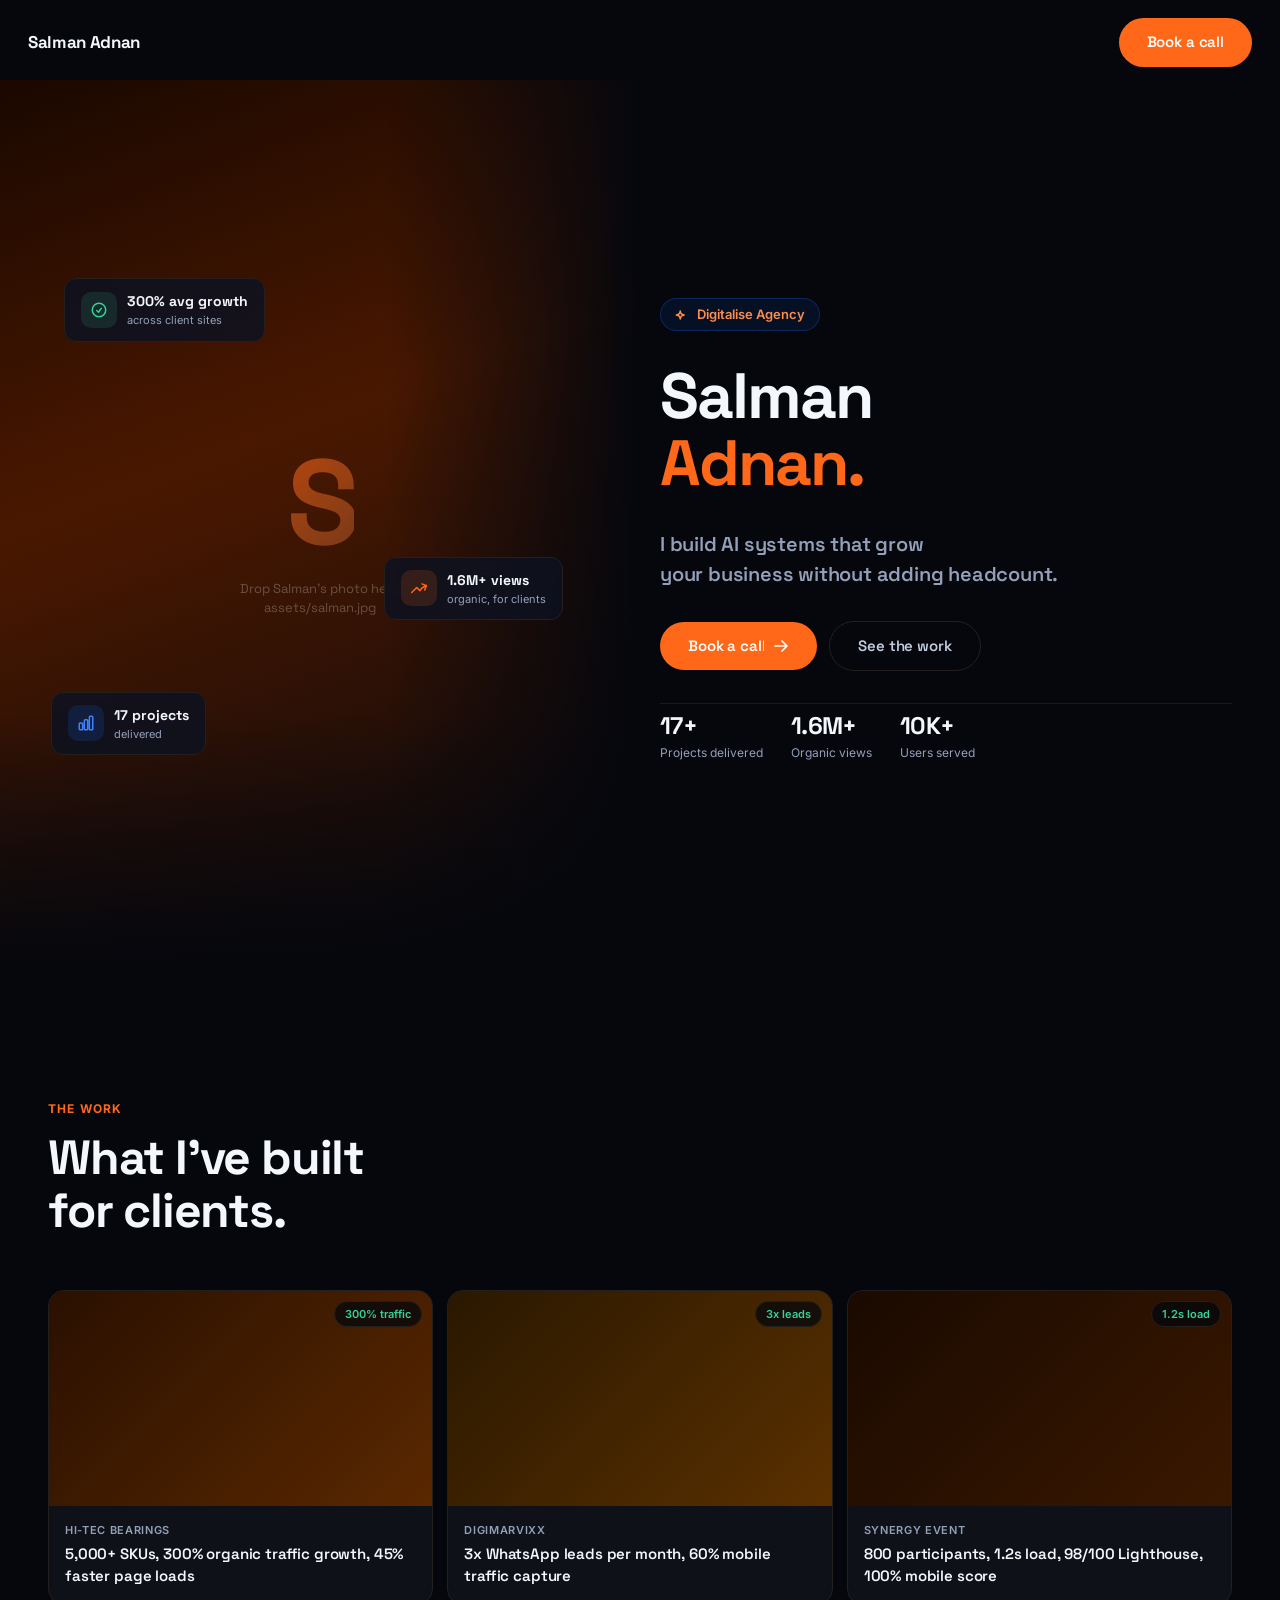
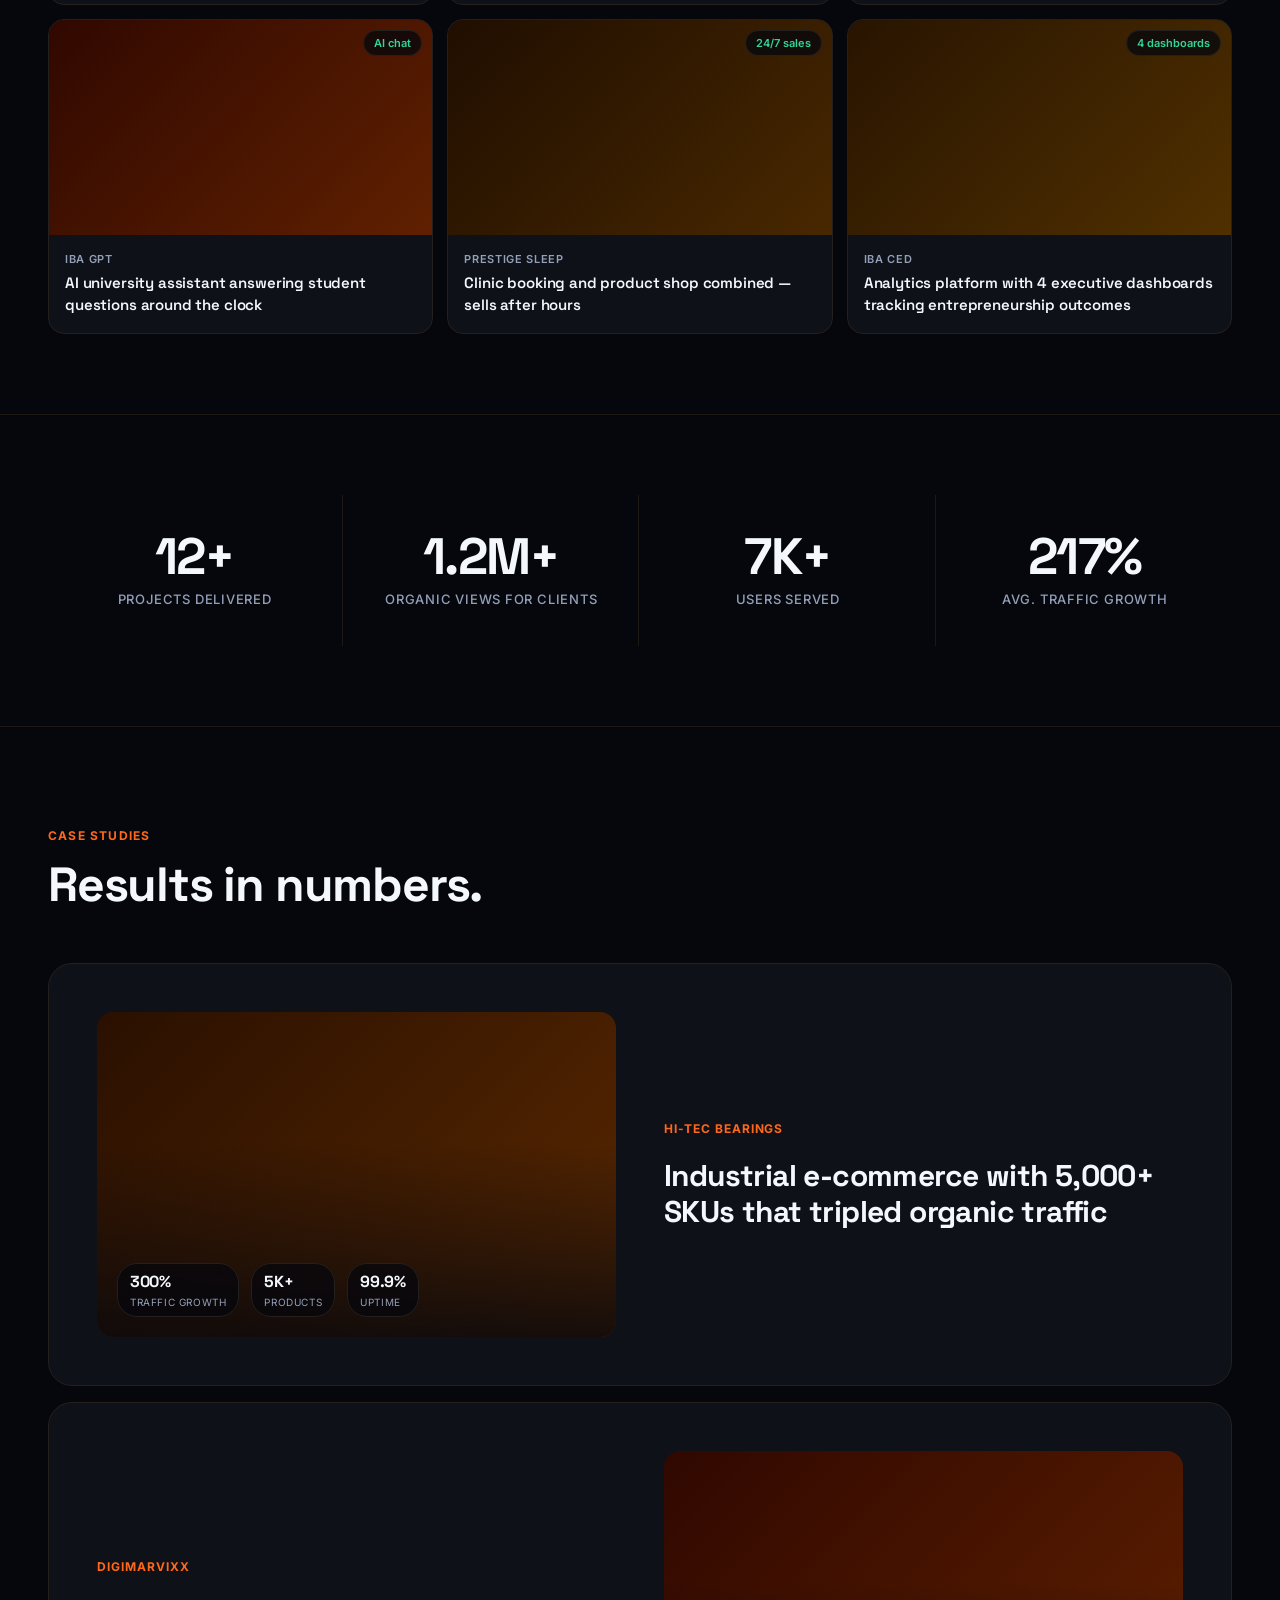
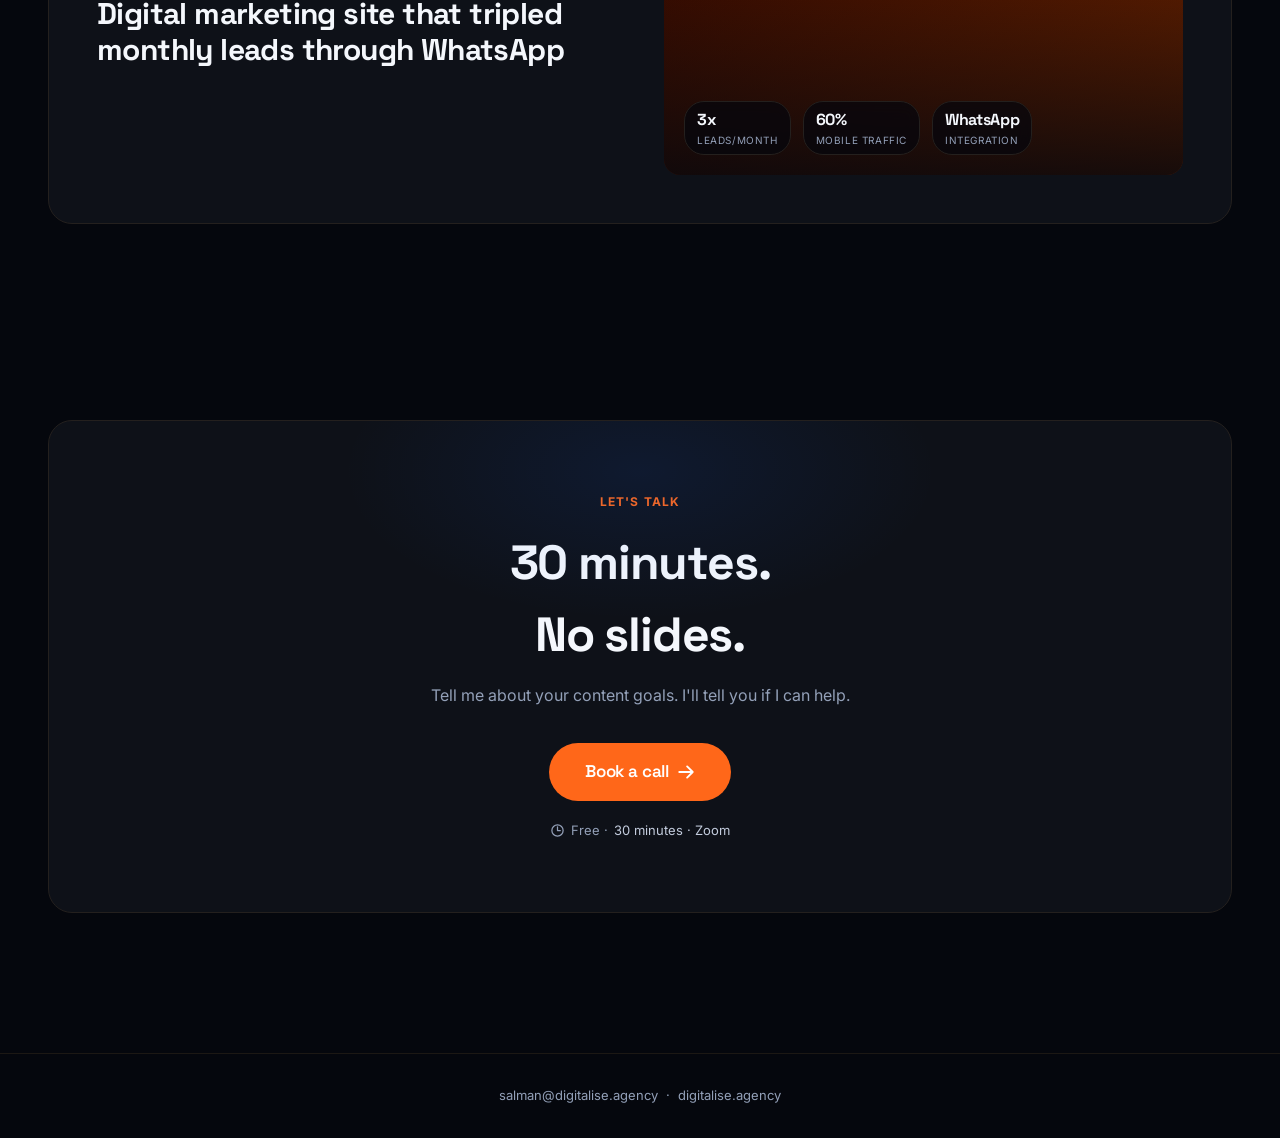
<file: index.html>
<!DOCTYPE html>
<html lang="en">
<head>
<meta charset="UTF-8" />
<meta name="viewport" content="width=device-width, initial-scale=1.0" />
<title>Salman Adnan — AI Content Systems for Entrepreneurs</title>
<meta name="description" content="I build AI systems and digital products that grow businesses without adding headcount. 17 projects, 1.6M+ organic views." />
<meta property="og:title" content="Salman Adnan" />
<meta property="og:description" content="AI content systems for entrepreneurs." />
<meta property="og:type" content="website" />
<meta name="theme-color" content="#05070d" />

<link rel="preconnect" href="https://fonts.googleapis.com" />
<link rel="preconnect" href="https://fonts.gstatic.com" crossorigin />
<link href="https://fonts.googleapis.com/css2?family=Space+Grotesk:wght@500;600;700&family=Inter:wght@400;500;600;700&display=swap" rel="stylesheet" />
<link rel="stylesheet" href="/css/site.css" />
</head>
<body>

<!-- ══════════════════════════════════════════════
     NAV
══════════════════════════════════════════════ -->
<nav class="nav" aria-label="Site navigation">
  <div class="nav-inner">
    <span class="nav-logo">Salman Adnan</span>
    <a href="#book" class="btn btn-primary">Book a call</a>
  </div>
</nav>


<!-- ══════════════════════════════════════════════
     HERO
     UPDATE: replace .hero-photo-placeholder with:
       <img src="assets/salman.jpg" alt="Salman Adnan" style="width:100%;height:100%;object-fit:cover;object-position:top;">
══════════════════════════════════════════════ -->
<section class="hero" aria-label="Hero">

  <!-- photo side -->
  <div class="hero-photo-side">
    <div class="hero-photo-frame">

      <!-- PLACEHOLDER: swap for Salman's actual photo (see comment above) -->
      <div class="hero-photo-placeholder" aria-hidden="true">
        <div class="placeholder-initial">S</div>
        <div class="placeholder-note">Drop Salman's photo here<br>assets/salman.jpg</div>
      </div>

      <!-- floating result badges over the photo -->
      <div class="hero-float-badge" aria-hidden="true">
        <div class="badge-icon badge-icon-blue">
          <svg viewBox="0 0 24 24" fill="none" stroke="#3f82ff" stroke-width="2" aria-hidden="true">
            <path stroke-linecap="round" stroke-linejoin="round" d="M3 13.125C3 12.504 3.504 12 4.125 12h2.25c.621 0 1.125.504 1.125 1.125v6.75C7.5 20.496 6.996 21 6.375 21h-2.25A1.125 1.125 0 013 19.875v-6.75zM9.75 8.625c0-.621.504-1.125 1.125-1.125h2.25c.621 0 1.125.504 1.125 1.125v11.25c0 .621-.504 1.125-1.125 1.125h-2.25a1.125 1.125 0 01-1.125-1.125V8.625zM16.5 4.125c0-.621.504-1.125 1.125-1.125h2.25C20.496 3 21 3.504 21 4.125v15.75c0 .621-.504 1.125-1.125 1.125h-2.25a1.125 1.125 0 01-1.125-1.125V4.125z"/>
          </svg>
        </div>
        <div>
          <div class="badge-text-main">17 projects</div>
          <div class="badge-text-sub">delivered</div>
        </div>
      </div>

      <div class="hero-float-badge" aria-hidden="true">
        <div class="badge-icon badge-icon-orange">
          <svg viewBox="0 0 24 24" fill="none" stroke="#ff6719" stroke-width="2" aria-hidden="true">
            <path stroke-linecap="round" stroke-linejoin="round" d="M2.25 18L9 11.25l4.306 4.307a11.95 11.95 0 015.814-5.519l2.74-1.22m0 0l-5.94-2.28m5.94 2.28l-2.28 5.941"/>
          </svg>
        </div>
        <div>
          <div class="badge-text-main">1.6M+ views</div>
          <div class="badge-text-sub">organic, for clients</div>
        </div>
      </div>

      <div class="hero-float-badge" aria-hidden="true">
        <div class="badge-icon badge-icon-green">
          <svg viewBox="0 0 24 24" fill="none" stroke="#34d399" stroke-width="2" aria-hidden="true">
            <path stroke-linecap="round" stroke-linejoin="round" d="M9 12.75L11.25 15 15 9.75M21 12a9 9 0 11-18 0 9 9 0 0118 0z"/>
          </svg>
        </div>
        <div>
          <div class="badge-text-main">300% avg growth</div>
          <div class="badge-text-sub">across client sites</div>
        </div>
      </div>

    </div>
  </div><!-- /photo side -->

  <!-- content side -->
  <div class="hero-content-side">
    <div class="hero-tag">
      <svg width="14" height="14" viewBox="0 0 24 24" fill="none" stroke="currentColor" stroke-width="2.5" aria-hidden="true">
        <path stroke-linecap="round" stroke-linejoin="round" d="M9.813 15.904L9 18.75l-.813-2.846a4.5 4.5 0 00-3.09-3.09L2.25 12l2.846-.813a4.5 4.5 0 003.09-3.09L9 5.25l.813 2.846a4.5 4.5 0 003.09 3.09L15.75 12l-2.846.813a4.5 4.5 0 00-3.09 3.09z"/>
      </svg>
      Digitalise Agency
    </div>

    <h1 class="hero-h1">
      Salman<br>
      <em>Adnan.</em>
    </h1>

    <p class="hero-descriptor">I build AI systems that grow<br>your business without adding headcount.</p>

    <div class="hero-actions">
      <a href="#book" class="btn btn-primary">
        Book a call
        <svg width="16" height="16" viewBox="0 0 24 24" fill="none" stroke="currentColor" stroke-width="2.5" aria-hidden="true">
          <path stroke-linecap="round" stroke-linejoin="round" d="M13.5 4.5L21 12m0 0l-7.5 7.5M21 12H3"/>
        </svg>
      </a>
      <a href="#work" class="btn btn-ghost">See the work</a>
    </div>

    <div class="hero-mini-stats">
      <div class="hero-mini-stat">
        <div class="hero-mini-num">17+</div>
        <div class="hero-mini-lbl">Projects delivered</div>
      </div>
      <div class="hero-mini-stat">
        <div class="hero-mini-num">1.6M+</div>
        <div class="hero-mini-lbl">Organic views</div>
      </div>
      <div class="hero-mini-stat">
        <div class="hero-mini-num">10K+</div>
        <div class="hero-mini-lbl">Users served</div>
      </div>
    </div>
  </div>

</section>


<!-- ══════════════════════════════════════════════
     WORK PORTFOLIO
     UPDATE: replace gradient .wt* classes with real thumbnails.
             Add poster="assets/thumb-N.jpg" to each tile img.
══════════════════════════════════════════════ -->
<section class="work-section" id="work" aria-label="Work portfolio">
  <div class="container">
    <div class="reveal" style="margin-bottom:0;">
      <p class="section-kicker">The work</p>
      <h2 class="section-title">What I've built<br>for clients.</h2>
    </div>

    <div class="work-grid stagger">

      <div class="work-card" style="--i:0">
        <div class="work-thumb wt1">
          <div class="work-badge">300% traffic</div>
          <div class="work-thumb-overlay">
            <div class="work-play">
              <svg viewBox="0 0 24 24" fill="white" aria-hidden="true">
                <path d="M5.25 5.653c0-.856.917-1.398 1.667-.986l11.54 6.348a1.125 1.125 0 010 1.971l-11.54 6.347a1.125 1.125 0 01-1.667-.985V5.653z"/>
              </svg>
            </div>
          </div>
        </div>
        <div class="work-info">
          <div class="work-client">Hi-Tec Bearings</div>
          <div class="work-title">5,000+ SKUs, 300% organic traffic growth, 45% faster page loads</div>
        </div>
      </div>

      <div class="work-card" style="--i:1">
        <div class="work-thumb wt2">
          <div class="work-badge">3x leads</div>
          <div class="work-thumb-overlay">
            <div class="work-play">
              <svg viewBox="0 0 24 24" fill="white" aria-hidden="true">
                <path d="M5.25 5.653c0-.856.917-1.398 1.667-.986l11.54 6.348a1.125 1.125 0 010 1.971l-11.54 6.347a1.125 1.125 0 01-1.667-.985V5.653z"/>
              </svg>
            </div>
          </div>
        </div>
        <div class="work-info">
          <div class="work-client">DigiMarvixx</div>
          <div class="work-title">3x WhatsApp leads per month, 60% mobile traffic capture</div>
        </div>
      </div>

      <div class="work-card" style="--i:2">
        <div class="work-thumb wt3">
          <div class="work-badge">1.2s load</div>
          <div class="work-thumb-overlay">
            <div class="work-play">
              <svg viewBox="0 0 24 24" fill="white" aria-hidden="true">
                <path d="M5.25 5.653c0-.856.917-1.398 1.667-.986l11.54 6.348a1.125 1.125 0 010 1.971l-11.54 6.347a1.125 1.125 0 01-1.667-.985V5.653z"/>
              </svg>
            </div>
          </div>
        </div>
        <div class="work-info">
          <div class="work-client">Synergy Event</div>
          <div class="work-title">800 participants, 1.2s load, 98/100 Lighthouse, 100% mobile score</div>
        </div>
      </div>

      <div class="work-card" style="--i:3">
        <div class="work-thumb wt4">
          <div class="work-badge">AI chat</div>
          <div class="work-thumb-overlay">
            <div class="work-play">
              <svg viewBox="0 0 24 24" fill="white" aria-hidden="true">
                <path d="M5.25 5.653c0-.856.917-1.398 1.667-.986l11.54 6.348a1.125 1.125 0 010 1.971l-11.54 6.347a1.125 1.125 0 01-1.667-.985V5.653z"/>
              </svg>
            </div>
          </div>
        </div>
        <div class="work-info">
          <div class="work-client">IBA GPT</div>
          <div class="work-title">AI university assistant answering student questions around the clock</div>
        </div>
      </div>

      <div class="work-card" style="--i:4">
        <div class="work-thumb wt5">
          <div class="work-badge">24/7 sales</div>
          <div class="work-thumb-overlay">
            <div class="work-play">
              <svg viewBox="0 0 24 24" fill="white" aria-hidden="true">
                <path d="M5.25 5.653c0-.856.917-1.398 1.667-.986l11.54 6.348a1.125 1.125 0 010 1.971l-11.54 6.347a1.125 1.125 0 01-1.667-.985V5.653z"/>
              </svg>
            </div>
          </div>
        </div>
        <div class="work-info">
          <div class="work-client">Prestige Sleep</div>
          <div class="work-title">Clinic booking and product shop combined — sells after hours</div>
        </div>
      </div>

      <div class="work-card" style="--i:5">
        <div class="work-thumb wt6">
          <div class="work-badge">4 dashboards</div>
          <div class="work-thumb-overlay">
            <div class="work-play">
              <svg viewBox="0 0 24 24" fill="white" aria-hidden="true">
                <path d="M5.25 5.653c0-.856.917-1.398 1.667-.986l11.54 6.348a1.125 1.125 0 010 1.971l-11.54 6.347a1.125 1.125 0 01-1.667-.985V5.653z"/>
              </svg>
            </div>
          </div>
        </div>
        <div class="work-info">
          <div class="work-client">IBA CED</div>
          <div class="work-title">Analytics platform with 4 executive dashboards tracking entrepreneurship outcomes</div>
        </div>
      </div>

    </div>
  </div>
</section>


<!-- ══════════════════════════════════════════════
     METRICS
     UPDATE: replace data-target values with real numbers
══════════════════════════════════════════════ -->
<section class="metrics-section" aria-label="Results">
  <div class="container">
    <div class="metrics-grid stagger">
      <div class="metric-item" style="--i:0">
        <div class="metric-num" data-target="17" data-suffix="+">0</div>
        <div class="metric-label">Projects Delivered</div>
      </div>
      <div class="metric-item" style="--i:1">
        <div class="metric-num" data-target="1.6" data-suffix="M+">0</div>
        <div class="metric-label">Organic Views for Clients</div>
      </div>
      <div class="metric-item" style="--i:2">
        <div class="metric-num" data-target="10" data-suffix="K+">0</div>
        <div class="metric-label">Users Served</div>
      </div>
      <div class="metric-item" style="--i:3">
        <div class="metric-num" data-target="300" data-suffix="%">0</div>
        <div class="metric-label">Avg. Traffic Growth</div>
      </div>
    </div>
  </div>
</section>


<!-- ══════════════════════════════════════════════
     CASE STUDIES (visual-only — numbers speak)
     UPDATE: replace gradient backgrounds with real screenshots.
             Use background-image on .case-visual or swap the div for <img>.
══════════════════════════════════════════════ -->
<section class="cases-section" aria-label="Case studies">
  <div class="container">
    <div class="reveal" style="margin-bottom:52px;">
      <p class="section-kicker">Case studies</p>
      <h2 class="section-title">Results in numbers.</h2>
    </div>

    <!-- Case 1 -->
    <div class="case-card reveal">
      <div class="case-visual cv1">
        <div class="case-visual-inner">
          <div class="case-visual-metrics">
            <div class="cvm">
              <span class="cvm-num">300%</span>
              <span class="cvm-lbl">Traffic growth</span>
            </div>
            <div class="cvm">
              <span class="cvm-num">5K+</span>
              <span class="cvm-lbl">Products</span>
            </div>
            <div class="cvm">
              <span class="cvm-num">99.9%</span>
              <span class="cvm-lbl">Uptime</span>
            </div>
          </div>
        </div>
      </div>
      <div class="case-content">
        <div class="case-client-name">Hi-Tec Bearings</div>
        <div class="case-title">Industrial e-commerce with 5,000+ SKUs that tripled organic traffic</div>
      </div>
    </div>

    <!-- Case 2 -->
    <div class="case-card case-card-reverse reveal">
      <div class="case-visual cv2" style="order:2">
        <div class="case-visual-inner">
          <div class="case-visual-metrics">
            <div class="cvm">
              <span class="cvm-num">3x</span>
              <span class="cvm-lbl">Leads/month</span>
            </div>
            <div class="cvm">
              <span class="cvm-num">60%</span>
              <span class="cvm-lbl">Mobile traffic</span>
            </div>
            <div class="cvm">
              <span class="cvm-num">WhatsApp</span>
              <span class="cvm-lbl">Integration</span>
            </div>
          </div>
        </div>
      </div>
      <div class="case-content" style="order:1">
        <div class="case-client-name">DigiMarvixx</div>
        <div class="case-title">Digital marketing site that tripled monthly leads through WhatsApp</div>
      </div>
    </div>

  </div>
</section>


<!-- ══════════════════════════════════════════════
     BOOK A CALL
     UPDATE: replace YOUR_CAL_LINK with your Cal.com or Calendly URL.
══════════════════════════════════════════════ -->
<section class="book-section" id="book" aria-label="Book a call">
  <div class="container">
    <div class="book-wrap reveal">
      <p class="book-eyebrow">Let's talk</p>
      <h2 class="book-title">30 minutes.<br>No slides.</h2>
      <p class="book-sub">Tell me about your content goals. I'll tell you if I can help.</p>
      <div class="book-cta-row">
        <!-- UPDATE: replace href with your booking link -->
        <a href="https://cal.com/salman-adnan/meeting" target="_blank" rel="noopener" class="btn btn-primary" style="padding:16px 36px;font-size:17px;">
          Book a call
          <svg width="18" height="18" viewBox="0 0 24 24" fill="none" stroke="currentColor" stroke-width="2.5" aria-hidden="true">
            <path stroke-linecap="round" stroke-linejoin="round" d="M13.5 4.5L21 12m0 0l-7.5 7.5M21 12H3"/>
          </svg>
        </a>
      </div>
      <p class="book-detail">
        <svg viewBox="0 0 24 24" fill="none" stroke="currentColor" stroke-width="2" aria-hidden="true">
          <path stroke-linecap="round" stroke-linejoin="round" d="M12 6v6h4.5m4.5 0a9 9 0 11-18 0 9 9 0 0118 0z"/>
        </svg>
        Free · <span>30 minutes · Zoom</span>
      </p>
    </div>
  </div>
</section>


<!-- ══════════════════════════════════════════════
     FOOTER
══════════════════════════════════════════════ -->
<footer>
  <div class="container">
    <p>
      <a href="mailto:salman@digitalise.agency">salman@digitalise.agency</a>
      &nbsp;·&nbsp;
      <a href="https://digitalise.agency" target="_blank" rel="noopener">digitalise.agency</a>
    </p>
  </div>
</footer>

<script src="/js/main.js"></script>
</body>
</html>
</file>
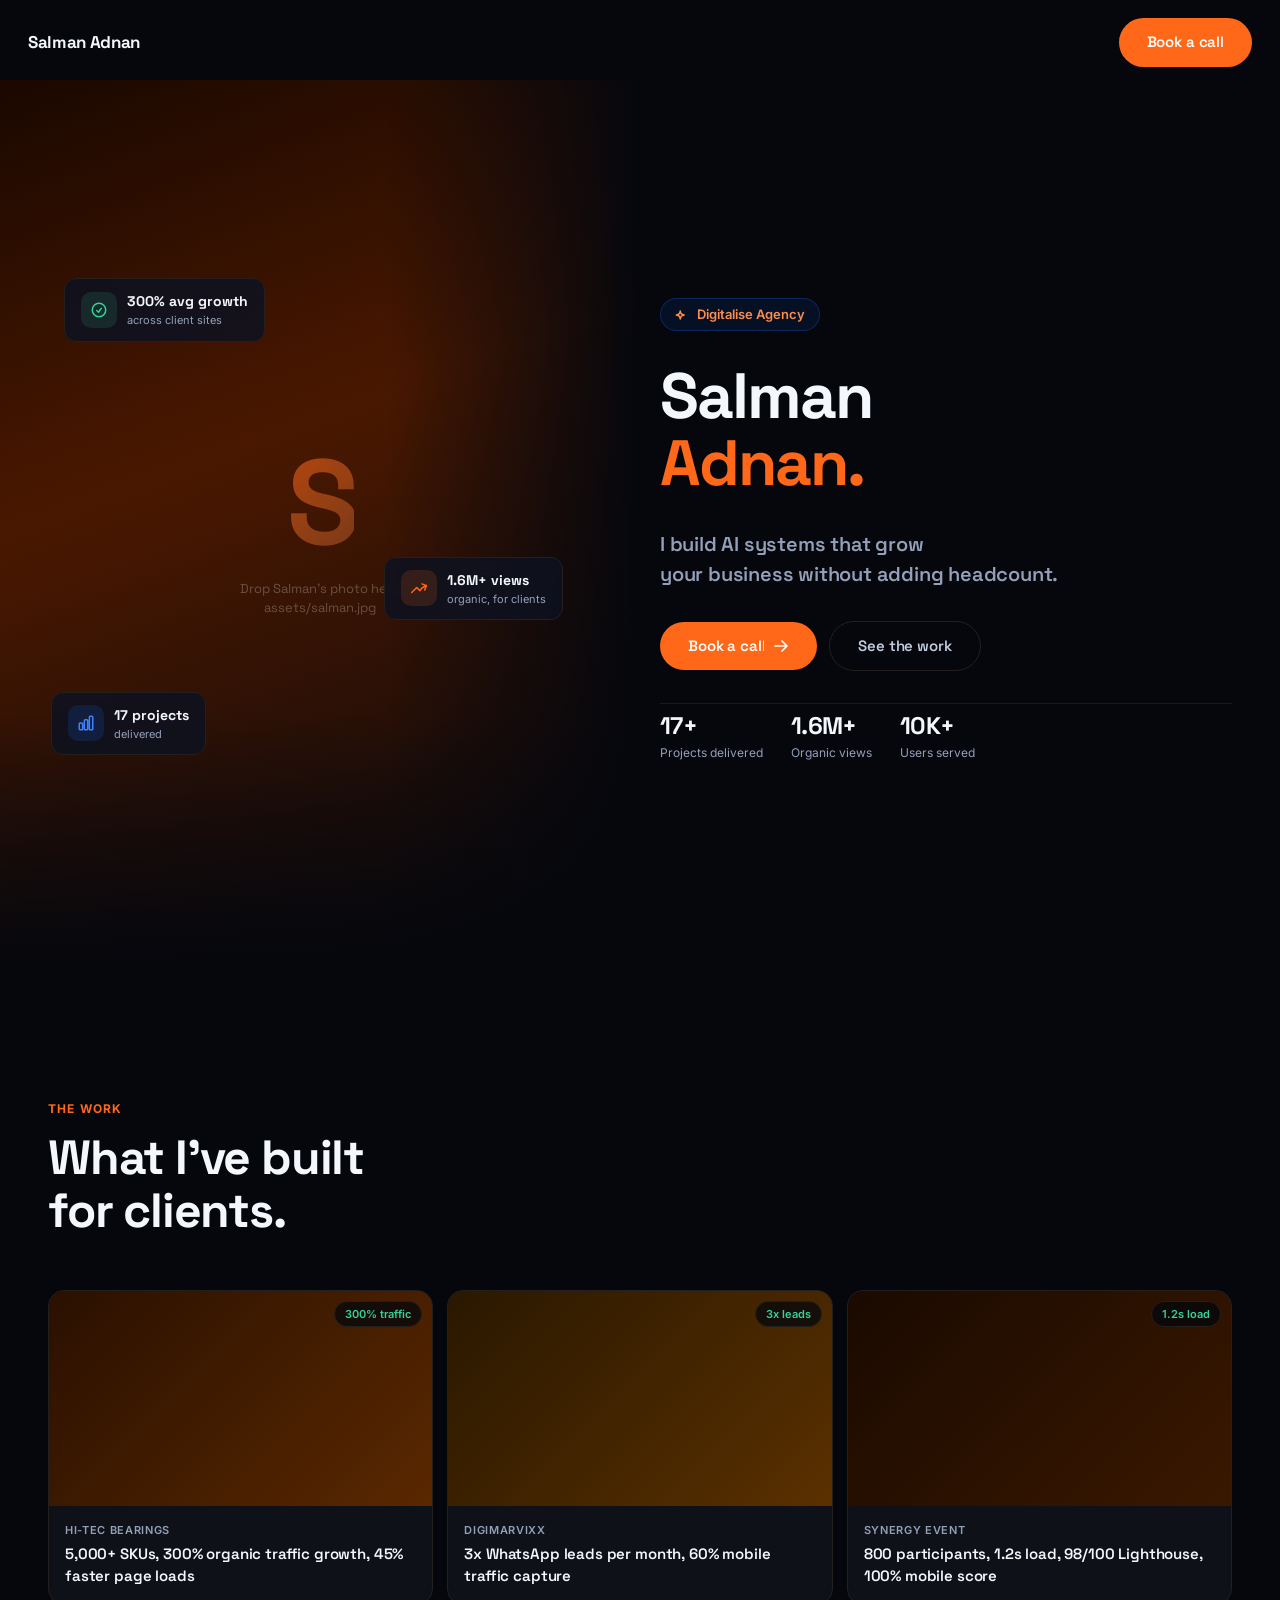
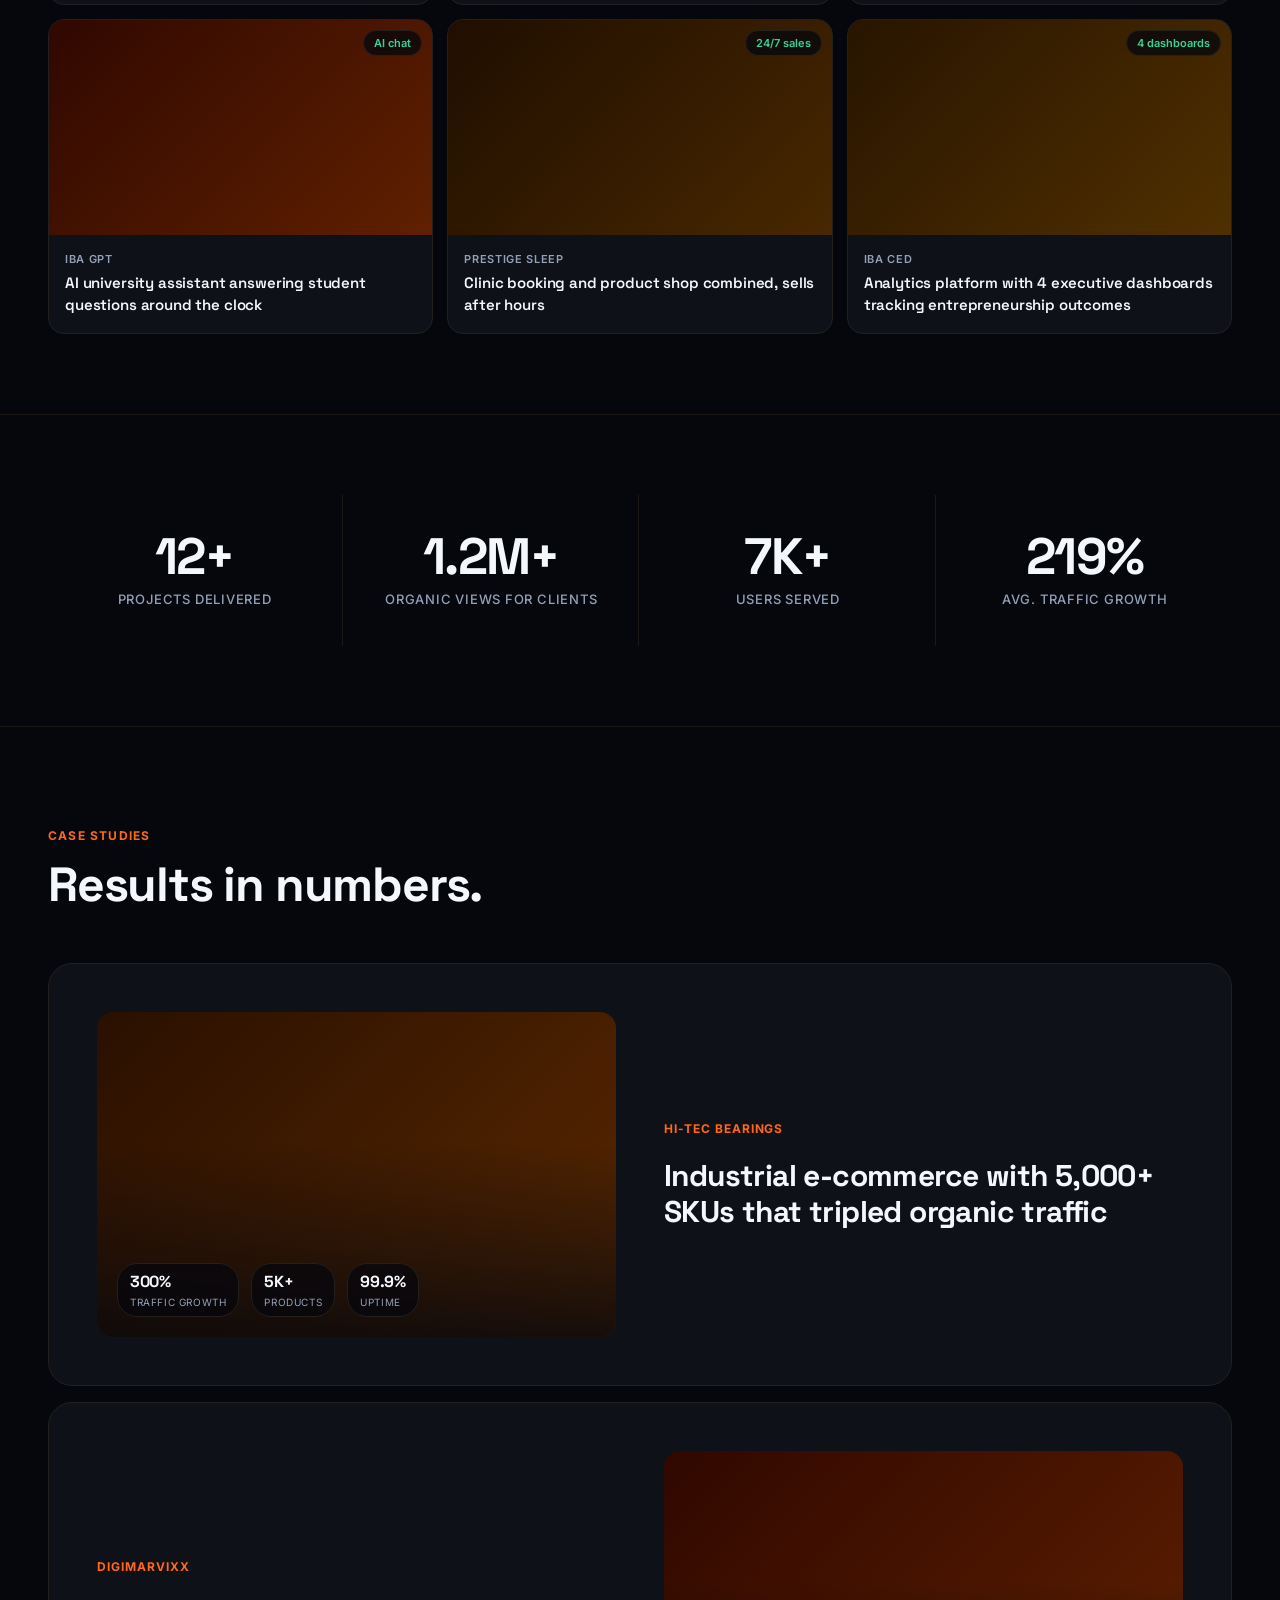
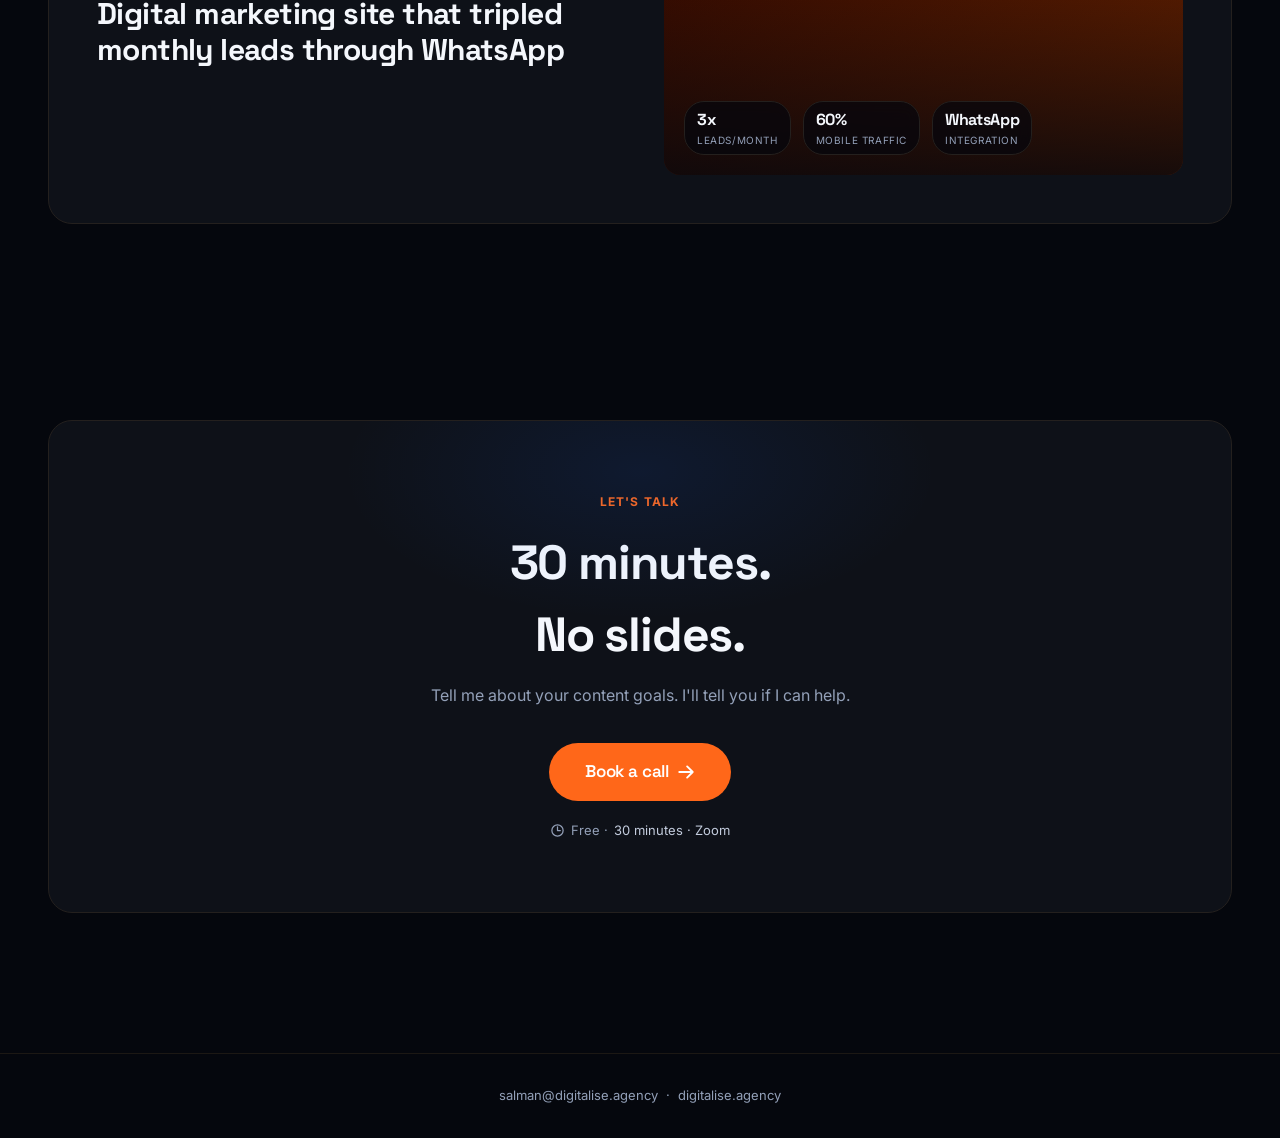
<file: new-design-reference/index.html>
<!DOCTYPE html>
<html lang="en">
<head>
<meta charset="UTF-8" />
<meta name="viewport" content="width=device-width, initial-scale=1.0" />
<title>Salman Adnan: AI Systems for Entrepreneurs</title>
<meta name="description" content="I build AI systems and digital products that grow businesses without adding headcount. 17 projects, 1.6M+ organic views." />
<meta property="og:title" content="Salman Adnan" />
<meta property="og:description" content="AI systems that grow your business without adding headcount." />
<meta property="og:type" content="website" />
<meta name="theme-color" content="#05070d" />

<link rel="preconnect" href="https://fonts.googleapis.com" />
<link rel="preconnect" href="https://fonts.gstatic.com" crossorigin />
<link href="https://fonts.googleapis.com/css2?family=Space+Grotesk:wght@500;600;700&family=Inter:wght@400;500;600;700&display=swap" rel="stylesheet" />
<link rel="stylesheet" href="/css/site.css" />
</head>
<body>

<!-- ══════════════════════════════════════════════
     NAV
══════════════════════════════════════════════ -->
<nav class="nav" aria-label="Site navigation">
  <div class="nav-inner">
    <span class="nav-logo">Salman Adnan</span>
    <a href="#book" class="btn btn-primary">Book a call</a>
  </div>
</nav>


<!-- ══════════════════════════════════════════════
     HERO
     UPDATE: replace .hero-photo-placeholder with:
       <img src="assets/salman.jpg" alt="Salman Adnan" style="width:100%;height:100%;object-fit:cover;object-position:top;">
══════════════════════════════════════════════ -->
<section class="hero" aria-label="Hero">

  <!-- photo side -->
  <div class="hero-photo-side">
    <div class="hero-photo-frame">

      <!-- PLACEHOLDER: swap for Salman's actual photo (see comment above) -->
      <div class="hero-photo-placeholder" aria-hidden="true">
        <div class="placeholder-initial">S</div>
        <div class="placeholder-note">Drop Salman's photo here<br>assets/salman.jpg</div>
      </div>

      <!-- floating result badges over the photo -->
      <div class="hero-float-badge" aria-hidden="true">
        <div class="badge-icon badge-icon-blue">
          <svg viewBox="0 0 24 24" fill="none" stroke="#3f82ff" stroke-width="2" aria-hidden="true">
            <path stroke-linecap="round" stroke-linejoin="round" d="M3 13.125C3 12.504 3.504 12 4.125 12h2.25c.621 0 1.125.504 1.125 1.125v6.75C7.5 20.496 6.996 21 6.375 21h-2.25A1.125 1.125 0 013 19.875v-6.75zM9.75 8.625c0-.621.504-1.125 1.125-1.125h2.25c.621 0 1.125.504 1.125 1.125v11.25c0 .621-.504 1.125-1.125 1.125h-2.25a1.125 1.125 0 01-1.125-1.125V8.625zM16.5 4.125c0-.621.504-1.125 1.125-1.125h2.25C20.496 3 21 3.504 21 4.125v15.75c0 .621-.504 1.125-1.125 1.125h-2.25a1.125 1.125 0 01-1.125-1.125V4.125z"/>
          </svg>
        </div>
        <div>
          <div class="badge-text-main">17 projects</div>
          <div class="badge-text-sub">delivered</div>
        </div>
      </div>

      <div class="hero-float-badge" aria-hidden="true">
        <div class="badge-icon badge-icon-orange">
          <svg viewBox="0 0 24 24" fill="none" stroke="#ff6719" stroke-width="2" aria-hidden="true">
            <path stroke-linecap="round" stroke-linejoin="round" d="M2.25 18L9 11.25l4.306 4.307a11.95 11.95 0 015.814-5.519l2.74-1.22m0 0l-5.94-2.28m5.94 2.28l-2.28 5.941"/>
          </svg>
        </div>
        <div>
          <div class="badge-text-main">1.6M+ views</div>
          <div class="badge-text-sub">organic, for clients</div>
        </div>
      </div>

      <div class="hero-float-badge" aria-hidden="true">
        <div class="badge-icon badge-icon-green">
          <svg viewBox="0 0 24 24" fill="none" stroke="#34d399" stroke-width="2" aria-hidden="true">
            <path stroke-linecap="round" stroke-linejoin="round" d="M9 12.75L11.25 15 15 9.75M21 12a9 9 0 11-18 0 9 9 0 0118 0z"/>
          </svg>
        </div>
        <div>
          <div class="badge-text-main">300% avg growth</div>
          <div class="badge-text-sub">across client sites</div>
        </div>
      </div>

    </div>
  </div><!-- /photo side -->

  <!-- content side -->
  <div class="hero-content-side">
    <div class="hero-tag">
      <svg width="14" height="14" viewBox="0 0 24 24" fill="none" stroke="currentColor" stroke-width="2.5" aria-hidden="true">
        <path stroke-linecap="round" stroke-linejoin="round" d="M9.813 15.904L9 18.75l-.813-2.846a4.5 4.5 0 00-3.09-3.09L2.25 12l2.846-.813a4.5 4.5 0 003.09-3.09L9 5.25l.813 2.846a4.5 4.5 0 003.09 3.09L15.75 12l-2.846.813a4.5 4.5 0 00-3.09 3.09z"/>
      </svg>
      Digitalise Agency
    </div>

    <h1 class="hero-h1">
      Salman<br>
      <em>Adnan.</em>
    </h1>

    <p class="hero-descriptor">I build AI systems that grow<br>your business without adding headcount.</p>

    <div class="hero-actions">
      <a href="#book" class="btn btn-primary">
        Book a call
        <svg width="16" height="16" viewBox="0 0 24 24" fill="none" stroke="currentColor" stroke-width="2.5" aria-hidden="true">
          <path stroke-linecap="round" stroke-linejoin="round" d="M13.5 4.5L21 12m0 0l-7.5 7.5M21 12H3"/>
        </svg>
      </a>
      <a href="#work" class="btn btn-ghost">See the work</a>
    </div>

    <div class="hero-mini-stats">
      <div class="hero-mini-stat">
        <div class="hero-mini-num">17+</div>
        <div class="hero-mini-lbl">Projects delivered</div>
      </div>
      <div class="hero-mini-stat">
        <div class="hero-mini-num">1.6M+</div>
        <div class="hero-mini-lbl">Organic views</div>
      </div>
      <div class="hero-mini-stat">
        <div class="hero-mini-num">10K+</div>
        <div class="hero-mini-lbl">Users served</div>
      </div>
    </div>
  </div>

</section>


<!-- ══════════════════════════════════════════════
     WORK PORTFOLIO
     UPDATE: replace gradient .wt* classes with real thumbnails.
             Add poster="assets/thumb-N.jpg" to each tile img.
══════════════════════════════════════════════ -->
<section class="work-section" id="work" aria-label="Work portfolio">
  <div class="container">
    <div class="reveal" style="margin-bottom:0;">
      <p class="section-kicker">The work</p>
      <h2 class="section-title">What I've built<br>for clients.</h2>
    </div>

    <div class="work-grid stagger">

      <div class="work-card" style="--i:0">
        <div class="work-thumb wt1">
          <div class="work-badge">300% traffic</div>
          <div class="work-thumb-overlay">
            <div class="work-play">
              <svg viewBox="0 0 24 24" fill="white" aria-hidden="true">
                <path d="M5.25 5.653c0-.856.917-1.398 1.667-.986l11.54 6.348a1.125 1.125 0 010 1.971l-11.54 6.347a1.125 1.125 0 01-1.667-.985V5.653z"/>
              </svg>
            </div>
          </div>
        </div>
        <div class="work-info">
          <div class="work-client">Hi-Tec Bearings</div>
          <div class="work-title">5,000+ SKUs, 300% organic traffic growth, 45% faster page loads</div>
        </div>
      </div>

      <div class="work-card" style="--i:1">
        <div class="work-thumb wt2">
          <div class="work-badge">3x leads</div>
          <div class="work-thumb-overlay">
            <div class="work-play">
              <svg viewBox="0 0 24 24" fill="white" aria-hidden="true">
                <path d="M5.25 5.653c0-.856.917-1.398 1.667-.986l11.54 6.348a1.125 1.125 0 010 1.971l-11.54 6.347a1.125 1.125 0 01-1.667-.985V5.653z"/>
              </svg>
            </div>
          </div>
        </div>
        <div class="work-info">
          <div class="work-client">DigiMarvixx</div>
          <div class="work-title">3x WhatsApp leads per month, 60% mobile traffic capture</div>
        </div>
      </div>

      <div class="work-card" style="--i:2">
        <div class="work-thumb wt3">
          <div class="work-badge">1.2s load</div>
          <div class="work-thumb-overlay">
            <div class="work-play">
              <svg viewBox="0 0 24 24" fill="white" aria-hidden="true">
                <path d="M5.25 5.653c0-.856.917-1.398 1.667-.986l11.54 6.348a1.125 1.125 0 010 1.971l-11.54 6.347a1.125 1.125 0 01-1.667-.985V5.653z"/>
              </svg>
            </div>
          </div>
        </div>
        <div class="work-info">
          <div class="work-client">Synergy Event</div>
          <div class="work-title">800 participants, 1.2s load, 98/100 Lighthouse, 100% mobile score</div>
        </div>
      </div>

      <div class="work-card" style="--i:3">
        <div class="work-thumb wt4">
          <div class="work-badge">AI chat</div>
          <div class="work-thumb-overlay">
            <div class="work-play">
              <svg viewBox="0 0 24 24" fill="white" aria-hidden="true">
                <path d="M5.25 5.653c0-.856.917-1.398 1.667-.986l11.54 6.348a1.125 1.125 0 010 1.971l-11.54 6.347a1.125 1.125 0 01-1.667-.985V5.653z"/>
              </svg>
            </div>
          </div>
        </div>
        <div class="work-info">
          <div class="work-client">IBA GPT</div>
          <div class="work-title">AI university assistant answering student questions around the clock</div>
        </div>
      </div>

      <div class="work-card" style="--i:4">
        <div class="work-thumb wt5">
          <div class="work-badge">24/7 sales</div>
          <div class="work-thumb-overlay">
            <div class="work-play">
              <svg viewBox="0 0 24 24" fill="white" aria-hidden="true">
                <path d="M5.25 5.653c0-.856.917-1.398 1.667-.986l11.54 6.348a1.125 1.125 0 010 1.971l-11.54 6.347a1.125 1.125 0 01-1.667-.985V5.653z"/>
              </svg>
            </div>
          </div>
        </div>
        <div class="work-info">
          <div class="work-client">Prestige Sleep</div>
          <div class="work-title">Clinic booking and product shop combined, sells after hours</div>
        </div>
      </div>

      <div class="work-card" style="--i:5">
        <div class="work-thumb wt6">
          <div class="work-badge">4 dashboards</div>
          <div class="work-thumb-overlay">
            <div class="work-play">
              <svg viewBox="0 0 24 24" fill="white" aria-hidden="true">
                <path d="M5.25 5.653c0-.856.917-1.398 1.667-.986l11.54 6.348a1.125 1.125 0 010 1.971l-11.54 6.347a1.125 1.125 0 01-1.667-.985V5.653z"/>
              </svg>
            </div>
          </div>
        </div>
        <div class="work-info">
          <div class="work-client">IBA CED</div>
          <div class="work-title">Analytics platform with 4 executive dashboards tracking entrepreneurship outcomes</div>
        </div>
      </div>

    </div>
  </div>
</section>


<!-- ══════════════════════════════════════════════
     METRICS
     UPDATE: replace data-target values with real numbers
══════════════════════════════════════════════ -->
<section class="metrics-section" aria-label="Results">
  <div class="container">
    <div class="metrics-grid stagger">
      <div class="metric-item" style="--i:0">
        <div class="metric-num" data-target="17" data-suffix="+">0</div>
        <div class="metric-label">Projects Delivered</div>
      </div>
      <div class="metric-item" style="--i:1">
        <div class="metric-num" data-target="1.6" data-suffix="M+">0</div>
        <div class="metric-label">Organic Views for Clients</div>
      </div>
      <div class="metric-item" style="--i:2">
        <div class="metric-num" data-target="10" data-suffix="K+">0</div>
        <div class="metric-label">Users Served</div>
      </div>
      <div class="metric-item" style="--i:3">
        <div class="metric-num" data-target="300" data-suffix="%">0</div>
        <div class="metric-label">Avg. Traffic Growth</div>
      </div>
    </div>
  </div>
</section>


<!-- ══════════════════════════════════════════════
     CASE STUDIES (visual-only, numbers speak)
     UPDATE: replace gradient backgrounds with real screenshots.
             Use background-image on .case-visual or swap the div for <img>.
══════════════════════════════════════════════ -->
<section class="cases-section" aria-label="Case studies">
  <div class="container">
    <div class="reveal" style="margin-bottom:52px;">
      <p class="section-kicker">Case studies</p>
      <h2 class="section-title">Results in numbers.</h2>
    </div>

    <!-- Case 1 -->
    <div class="case-card reveal">
      <div class="case-visual cv1">
        <div class="case-visual-inner">
          <div class="case-visual-metrics">
            <div class="cvm">
              <span class="cvm-num">300%</span>
              <span class="cvm-lbl">Traffic growth</span>
            </div>
            <div class="cvm">
              <span class="cvm-num">5K+</span>
              <span class="cvm-lbl">Products</span>
            </div>
            <div class="cvm">
              <span class="cvm-num">99.9%</span>
              <span class="cvm-lbl">Uptime</span>
            </div>
          </div>
        </div>
      </div>
      <div class="case-content">
        <div class="case-client-name">Hi-Tec Bearings</div>
        <div class="case-title">Industrial e-commerce with 5,000+ SKUs that tripled organic traffic</div>
      </div>
    </div>

    <!-- Case 2 -->
    <div class="case-card case-card-reverse reveal">
      <div class="case-visual cv2" style="order:2">
        <div class="case-visual-inner">
          <div class="case-visual-metrics">
            <div class="cvm">
              <span class="cvm-num">3x</span>
              <span class="cvm-lbl">Leads/month</span>
            </div>
            <div class="cvm">
              <span class="cvm-num">60%</span>
              <span class="cvm-lbl">Mobile traffic</span>
            </div>
            <div class="cvm">
              <span class="cvm-num">WhatsApp</span>
              <span class="cvm-lbl">Integration</span>
            </div>
          </div>
        </div>
      </div>
      <div class="case-content" style="order:1">
        <div class="case-client-name">DigiMarvixx</div>
        <div class="case-title">Digital marketing site that tripled monthly leads through WhatsApp</div>
      </div>
    </div>

  </div>
</section>


<!-- ══════════════════════════════════════════════
     BOOK A CALL
     UPDATE: replace YOUR_CAL_LINK with your Cal.com or Calendly URL.
══════════════════════════════════════════════ -->
<section class="book-section" id="book" aria-label="Book a call">
  <div class="container">
    <div class="book-wrap reveal">
      <p class="book-eyebrow">Let's talk</p>
      <h2 class="book-title">30 minutes.<br>No slides.</h2>
      <p class="book-sub">Tell me about your content goals. I'll tell you if I can help.</p>
      <div class="book-cta-row">
        <!-- UPDATE: replace href with your booking link -->
        <a href="https://cal.com/salman-adnan/meeting" target="_blank" rel="noopener" class="btn btn-primary" style="padding:16px 36px;font-size:17px;">
          Book a call
          <svg width="18" height="18" viewBox="0 0 24 24" fill="none" stroke="currentColor" stroke-width="2.5" aria-hidden="true">
            <path stroke-linecap="round" stroke-linejoin="round" d="M13.5 4.5L21 12m0 0l-7.5 7.5M21 12H3"/>
          </svg>
        </a>
      </div>
      <p class="book-detail">
        <svg viewBox="0 0 24 24" fill="none" stroke="currentColor" stroke-width="2" aria-hidden="true">
          <path stroke-linecap="round" stroke-linejoin="round" d="M12 6v6h4.5m4.5 0a9 9 0 11-18 0 9 9 0 0118 0z"/>
        </svg>
        Free · <span>30 minutes · Zoom</span>
      </p>
    </div>
  </div>
</section>


<!-- ══════════════════════════════════════════════
     FOOTER
══════════════════════════════════════════════ -->
<footer>
  <div class="container">
    <p>
      <a href="mailto:salman@digitalise.agency">salman@digitalise.agency</a>
      &nbsp;·&nbsp;
      <a href="https://digitalise.agency" target="_blank" rel="noopener">digitalise.agency</a>
    </p>
  </div>
</footer>

<script src="/js/main.js"></script>
</body>
</html>
</file>
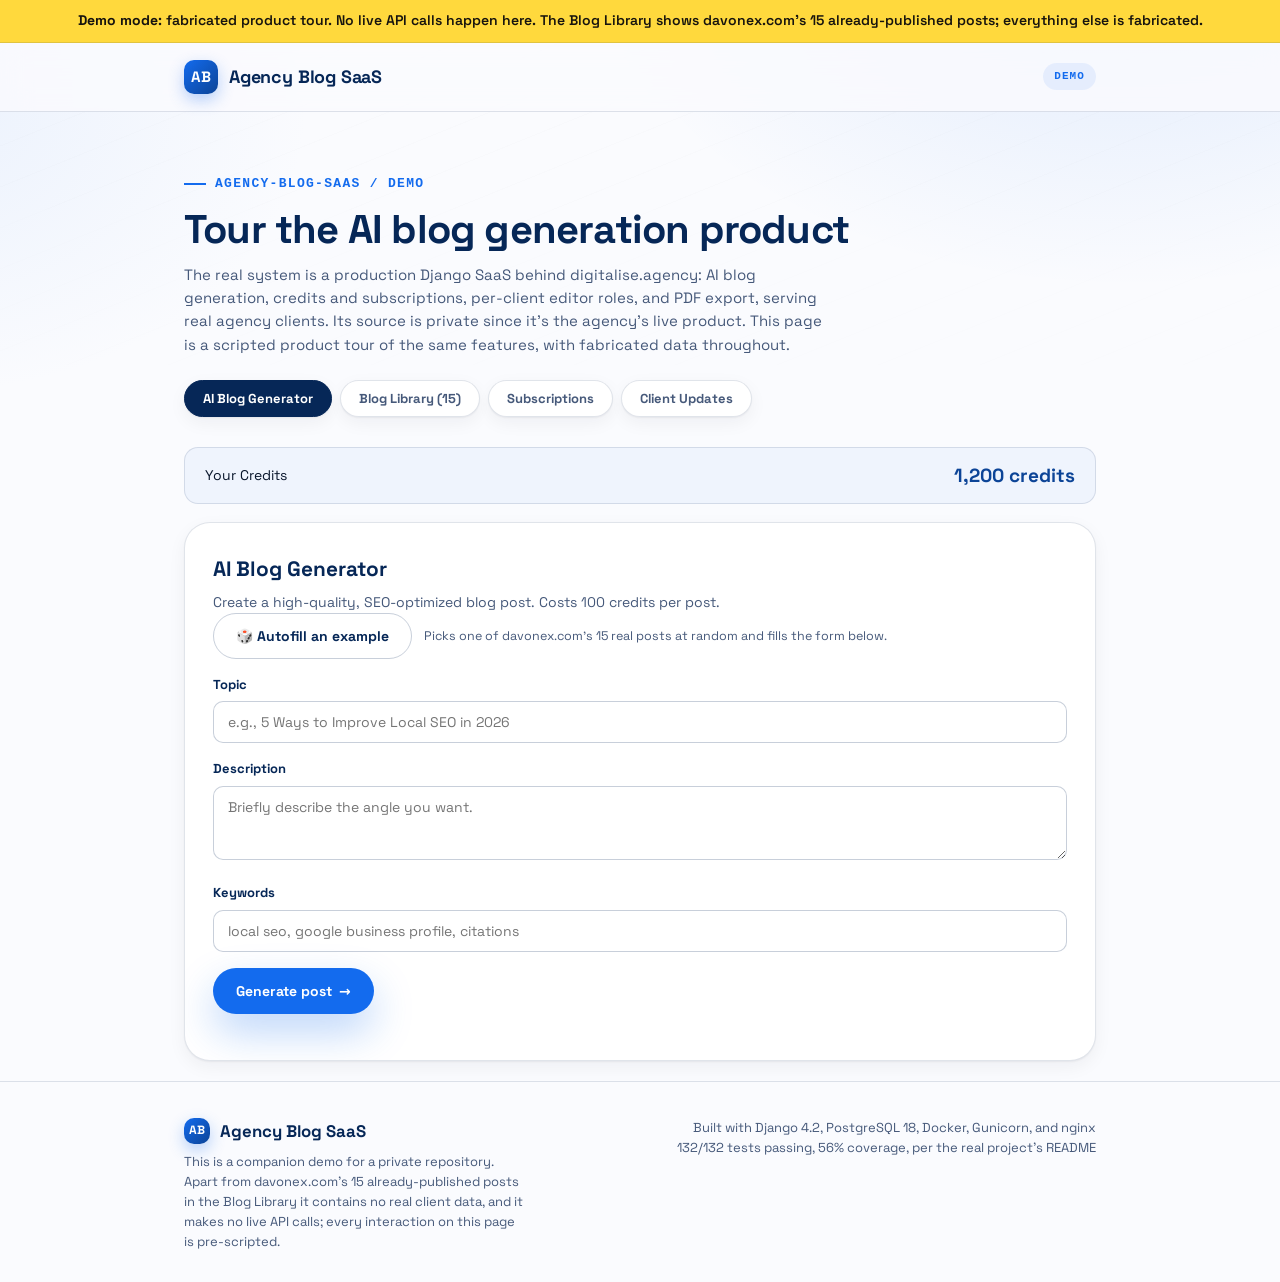
<file: live-site/demo/agency-blog-saas/index.html>
<!doctype html>
<html lang="en">
<head>
  <meta charset="utf-8">
  <meta name="viewport" content="width=device-width, initial-scale=1">
  <title>Agency Blog SaaS: Demo</title>
  <meta name="description" content="A fabricated, scripted walkthrough of the Agency Blog SaaS product: AI blog generation, credits, subscriptions, and client updates. No live API calls; the Blog Library shows a client's 15 already-published posts, everything else is fabricated.">
  <meta name="robots" content="noindex">
  <link rel="icon" href="favicon.svg" type="image/svg+xml">
  <link rel="icon" href="favicon.png" sizes="any">
  <link rel="stylesheet" href="styles.css">
</head>
<body>
  <div class="demo-banner">
    <strong>Demo mode</strong>: fabricated product tour. No live API calls happen here. The Blog Library shows davonex.com's 15 already-published posts; everything else is fabricated.
  </div>

  <nav class="demo-nav">
    <div class="wrap demo-nav__inner">
      <div class="demo-nav__brand">
        <span class="demo-nav__mark" aria-hidden="true">AB</span>
        <span class="demo-nav__name">Agency Blog SaaS</span>
      </div>
      <span class="demo-nav__tag">Demo</span>
    </div>
  </nav>

  <header class="hero">
    <div class="wrap">
      <p class="eyebrow">agency-blog-saas / demo</p>
      <h1>Tour the AI blog generation product</h1>
      <p class="lede">
        The real system is a production Django SaaS behind digitalise.agency:
        AI blog generation, credits and subscriptions, per-client editor roles,
        and PDF export, serving real agency clients. Its source is private since
        it's the agency's live product. This page is a scripted product tour of
        the same features, with fabricated data throughout.
      </p>
      <div class="tabs">
        <button class="tab is-active" data-tab="generator">AI Blog Generator</button>
        <button class="tab" data-tab="library">Blog Library <span id="library-tab-count"></span></button>
        <button class="tab" data-tab="subscriptions">Subscriptions</button>
        <button class="tab" data-tab="clients">Client Updates</button>
      </div>
    </div>
  </header>

  <main class="wrap">

    <section class="panel is-active" id="panel-generator">
      <div class="credits-banner">
        <span>Your Credits</span>
        <b><span class="credits-value"></span> credits</b>
      </div>
      <div class="card">
        <h2>AI Blog Generator</h2>
        <p style="color:var(--ink-soft);font-size:14px">Create a high-quality, SEO-optimized blog post. Costs 100 credits per post.</p>

        <div class="autofill-row">
          <button type="button" class="btn btn--yellow" id="autofill-btn">&#127922; Autofill an example</button>
          <span class="autofill-note" id="autofill-note">Picks one of davonex.com's 15 real posts at random and fills the form below.</span>
        </div>

        <form id="generator-form">
          <label for="topic-input">Topic</label>
          <input id="topic-input" type="text" placeholder="e.g., 5 Ways to Improve Local SEO in 2026">
          <label for="desc-input">Description</label>
          <textarea id="desc-input" placeholder="Briefly describe the angle you want."></textarea>
          <label for="keywords-input">Keywords</label>
          <input id="keywords-input" type="text" placeholder="local seo, google business profile, citations">
          <div style="margin-top:16px">
            <button class="btn btn--primary" id="generate-btn" type="submit">Generate post <span class="arr">&#8594;</span></button>
          </div>
          <div class="status-line" id="generate-status"></div>
        </form>
      </div>
    </section>

    <section class="panel" id="panel-library">
      <p style="color:var(--ink-soft);font-size:14px;max-width:680px;margin-bottom:20px">
        This mirrors a real configured client's live blog: all 15 real posts from
        davonex.com/blog, stored locally with their real images and full text so this
        page stays self-contained. Click any card to read it in full. Autofill and
        generate on the other tab, and that exact real post is duplicated here for
        15 minutes with a "Demo" ribbon, then automatically removed.
      </p>
      <div class="library-grid" id="library-list"></div>
    </section>

    <section class="panel" id="panel-reader">
      <button class="btn btn--ghost" type="button" id="reader-back">&larr; Back to Blog Library</button>
      <article class="reader" id="reader-article"></article>
    </section>

    <section class="panel" id="panel-subscriptions">
      <div class="card">
        <h2>Subscription Packages</h2>
        <div class="pricing-grid" id="pricing-grid"></div>
        <div class="redeem-row">
          <input id="redeem-input" type="text" placeholder="Have a redemption code? PKG1-XXXX-XXXX-XXXX">
          <button class="btn btn--yellow" id="redeem-btn" type="button">Redeem</button>
        </div>
        <p id="redeem-note" style="font-size:13px;color:var(--ink-soft);margin-top:8px"></p>
      </div>
    </section>

    <section class="panel" id="panel-clients">
      <div class="card">
        <h2>Client Updates</h2>
        <p style="font-size:14px"><strong id="client-name"></strong></p>
        <div class="updates-list" id="updates-list"></div>
      </div>
    </section>

  </main>

  <footer class="site-foot">
    <div class="wrap foot-inner">
      <div>
        <div class="foot-brand">
          <span class="demo-nav__mark" aria-hidden="true">AB</span>
          <strong>Agency Blog SaaS</strong>
        </div>
        <p class="foot-tag">This is a companion demo for a private repository. Apart from davonex.com's 15
          already-published posts in the Blog Library it contains no real client data, and it
          makes no live API calls; every interaction on this page is pre-scripted.</p>
      </div>
      <div class="foot-right">
        <span>Built with Django 4.2, PostgreSQL 18, Docker, Gunicorn, and nginx</span><br>
        <span>132/132 tests passing, 56% coverage, per the real project's README</span>
      </div>
    </div>
  </footer>

  <script src="demo-data.js"></script>
  <script src="app.js"></script>
</body>
</html>
</file>
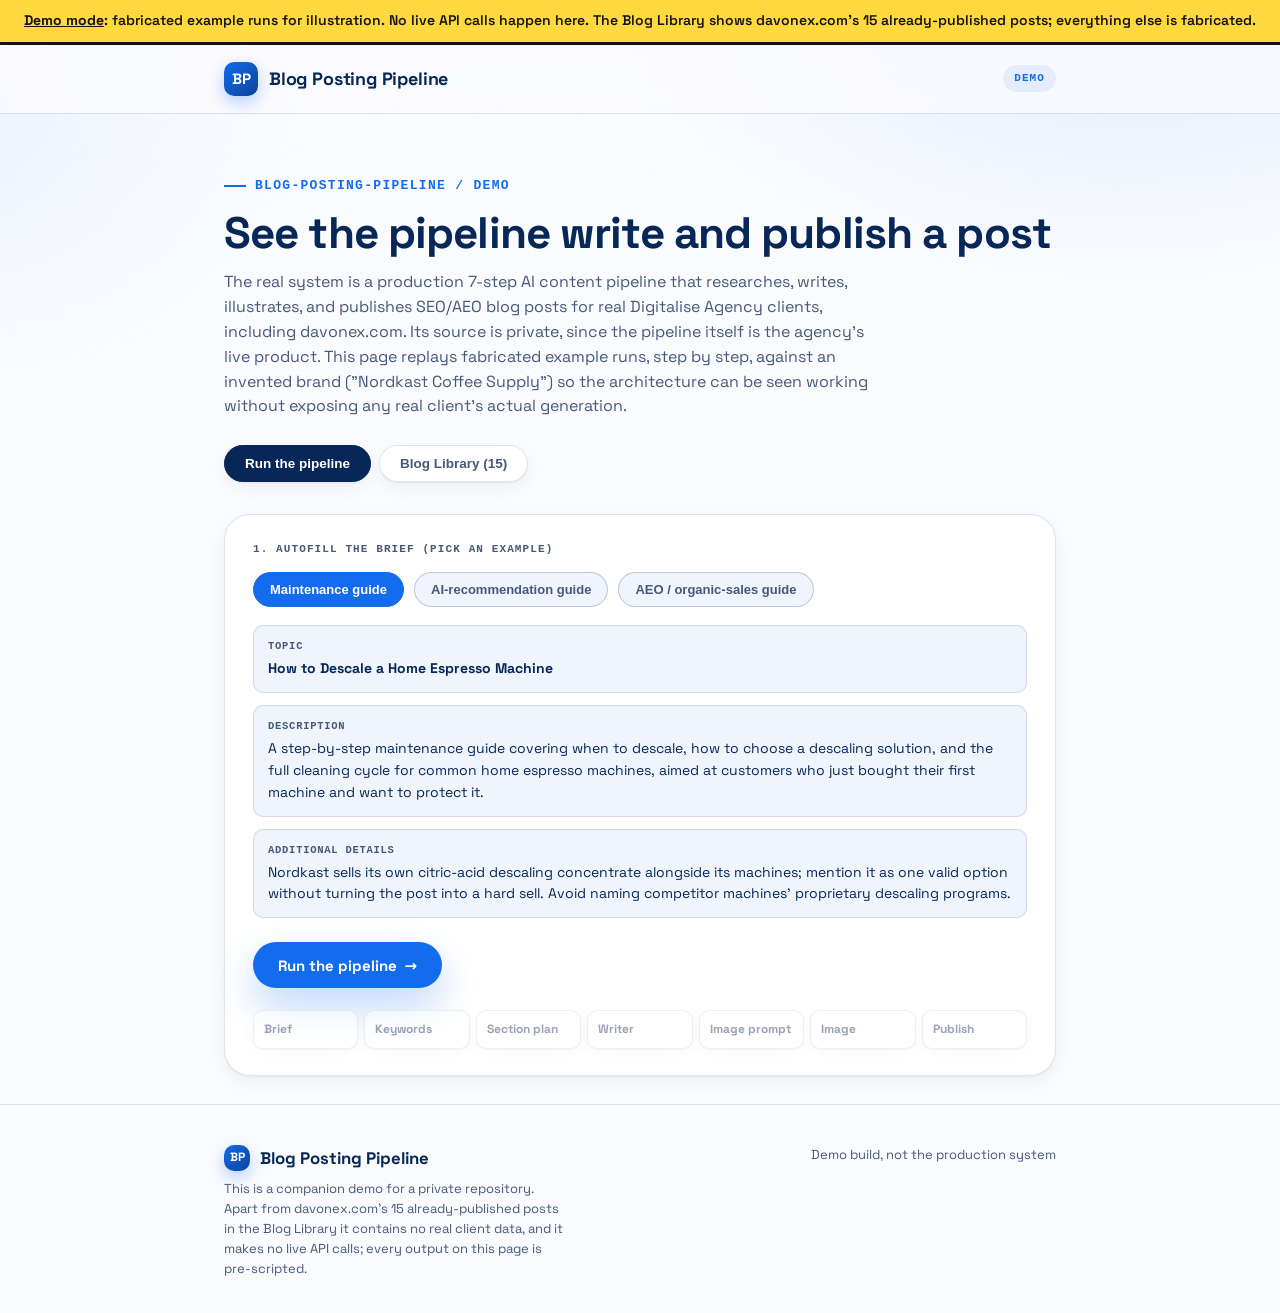
<file: live-site/demo/blog-posting-pipeline/index.html>
<!doctype html>
<html lang="en">
<head>
  <meta charset="utf-8">
  <meta name="viewport" content="width=device-width, initial-scale=1">
  <title>Blog Posting Pipeline: Demo</title>
  <meta name="description" content="A fabricated, scripted walkthrough of the 7-step blog posting pipeline's architecture. No live API calls; the Blog Library shows a client's 15 already-published posts, everything else is fabricated.">
  <meta name="robots" content="noindex">
  <link rel="icon" href="favicon.svg" type="image/svg+xml">
  <link rel="icon" href="favicon.png" sizes="any">
  <link rel="stylesheet" href="styles.css">
</head>
<body>
  <div class="demo-banner">
    <strong>Demo mode</strong>: fabricated example runs for illustration. No live API calls happen here. The Blog Library shows davonex.com's 15 already-published posts; everything else is fabricated.
  </div>

  <nav class="demo-nav">
    <div class="wrap demo-nav__inner">
      <div class="demo-nav__brand">
        <span class="demo-nav__mark" aria-hidden="true">BP</span>
        <span class="demo-nav__name">Blog Posting Pipeline</span>
      </div>
      <div class="demo-nav__links">
        <span class="demo-nav__tag">Demo</span>
      </div>
    </div>
  </nav>

  <header class="hero">
    <div class="wrap">
      <p class="eyebrow">blog-posting-pipeline / demo</p>
      <h1>See the pipeline write and publish a post</h1>
      <p class="lede">
        The real system is a production 7-step AI content pipeline that researches,
        writes, illustrates, and publishes SEO/AEO blog posts for real Digitalise
        Agency clients, including davonex.com. Its source is private, since the
        pipeline itself is the agency's live product. This page replays fabricated
        example runs, step by step, against an invented brand ("Nordkast Coffee
        Supply") so the architecture can be seen working without exposing any real
        client's actual generation.
      </p>

      <div class="tabs">
        <button class="tab is-active" data-tab="pipeline">Run the pipeline</button>
        <button class="tab" data-tab="library">Blog Library <span id="library-tab-count"></span></button>
      </div>
    </div>
  </header>

  <main class="wrap">

    <section class="panel is-active" id="panel-pipeline">

      <div class="brief-card">
        <p class="section-label">1. Autofill the brief (pick an example)</p>
        <div class="preset-row" id="preset-row"></div>
        <div class="brief-preview" id="brief-preview"></div>
        <div class="controls">
          <button class="btn btn--primary" id="run-btn">Run the pipeline <span class="arr">&#8594;</span></button>
          <button class="btn btn--ghost" id="reset-btn" style="display:none">Reset</button>
        </div>
        <div class="rail" id="rail" style="margin-top:22px"></div>
      </div>

      <div id="steps"></div>
    </section>

    <section class="panel" id="panel-library">
      <p class="section-label" style="margin-top:0">Nordkast Coffee Supply / Blog</p>
      <p class="library-intro">
        This mirrors davonex.com/blog completely: all 15 real posts this pipeline has
        actually published there, stored locally with their real images and full text
        so this page works fully offline. Click any card to read it in full. Run the
        pipeline on the other tab and a fabricated demo post (against the invented
        Nordkast brand) is added here for 15 minutes, clearly marked, then automatically
        removed.
      </p>
      <div class="library-grid" id="library-grid"></div>
    </section>

    <section class="panel" id="panel-reader">
      <button class="btn btn--ghost" type="button" id="reader-back">&larr; Back to Blog Library</button>
      <article class="reader" id="reader-article"></article>
    </section>

  </main>

  <footer class="site-foot">
    <div class="wrap foot-inner">
      <div>
        <div class="foot-brand">
          <span class="demo-nav__mark" aria-hidden="true">BP</span>
          <strong>Blog Posting Pipeline</strong>
        </div>
        <p class="foot-tag">This is a companion demo for a private repository. Apart from davonex.com's 15
          already-published posts in the Blog Library it contains no real client data, and it
          makes no live API calls; every output on this page is pre-scripted.</p>
      </div>
      <div class="foot-right">
        <span>Demo build, not the production system</span>
      </div>
    </div>
  </footer>

  <script src="demo-data.js"></script>
  <script src="app.js"></script>
</body>
</html>
</file>
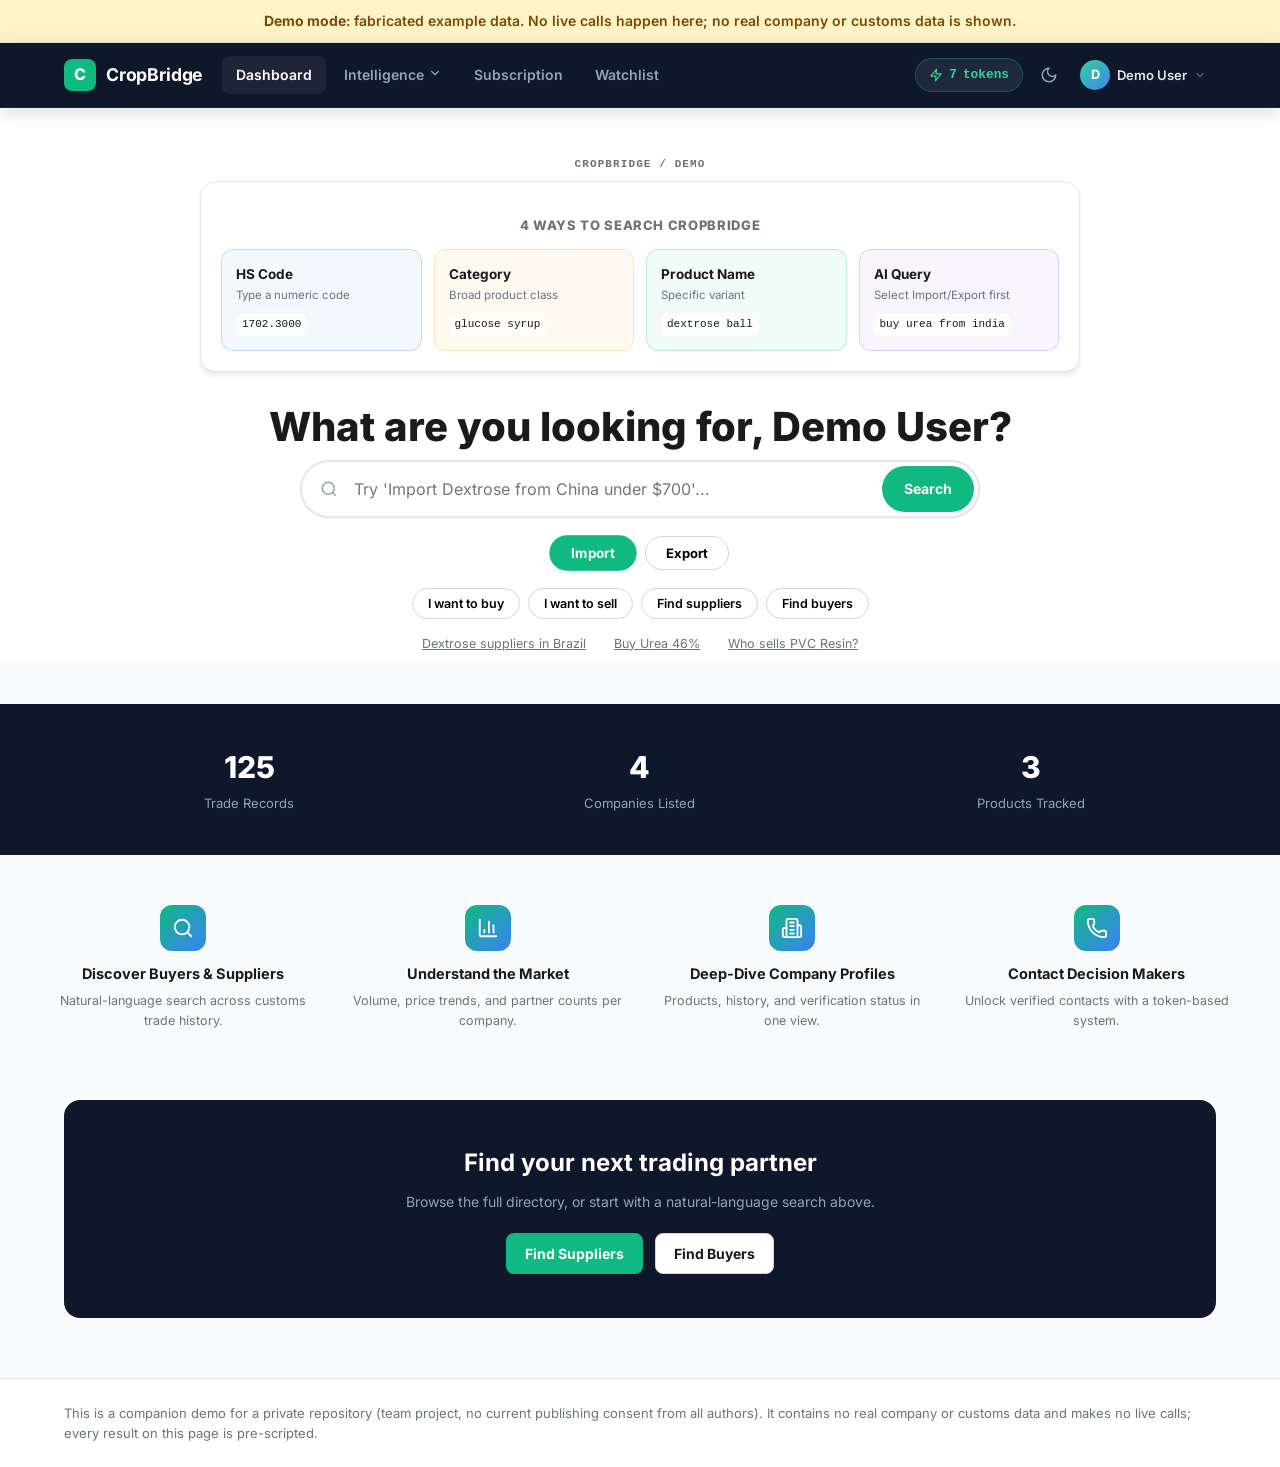
<file: live-site/demo/cropbridge/index.html>
<!doctype html>
<html lang="en">
<head>
  <meta charset="utf-8">
  <meta name="viewport" content="width=device-width, initial-scale=1">
  <title>CropBridge: Demo</title>
  <meta name="description" content="A fabricated, scripted walkthrough of CropBridge's dashboard, search, trade directory, company profiles, and contact unlock flow. No live calls, no real trade data.">
  <meta name="robots" content="noindex">
  <link rel="icon" href="favicon.svg" type="image/svg+xml">
  <link rel="icon" href="favicon.png" sizes="any">
  <link rel="stylesheet" href="styles.css">
</head>
<body>
  <div class="demo-banner">
    <strong>Demo mode</strong>: fabricated example data. No live calls happen here; no real company or customs data is shown.
  </div>

  <nav class="zl-navbar">
    <div class="zl-navbar__inner">
      <div class="zl-navbar__brand">
        <span class="zl-navbar__logo" aria-hidden="true">C</span>
        <span class="zl-navbar__name">CropBridge</span>
      </div>
      <div class="zl-navbar__links">
        <a href="#" data-view="dashboard" class="is-active">Dashboard</a>
        <div class="zl-nav-dropdown" id="intel-dropdown">
          <button type="button" id="intel-toggle">Intelligence <svg width="14" height="14" viewBox="0 0 24 24" fill="none" stroke="currentColor" stroke-width="2" stroke-linecap="round" stroke-linejoin="round" aria-hidden="true"><path d="m6 9 6 6 6-6"/></svg></button>
          <div class="zl-nav-dropdown__panel">
            <a href="#" data-view="directory" data-role="Supplier">Find Suppliers</a>
            <a href="#" data-view="directory" data-role="Buyer">Find Buyers</a>
          </div>
        </div>
        <a href="#" data-view="subscription">Subscription</a>
        <a href="#" data-view="watchlist">Watchlist</a>
      </div>
      <div class="zl-navbar__spacer"></div>
      <div class="zl-navbar__right">
        <span class="zl-token-pill"><svg width="14" height="14" viewBox="0 0 24 24" fill="none" stroke="currentColor" stroke-width="2" stroke-linecap="round" stroke-linejoin="round" aria-hidden="true"><path d="M13 2 3 14h9l-1 8 10-12h-9l1-8Z"/></svg> <span id="token-balance"></span> tokens</span>
        <button type="button" class="zl-theme-toggle" aria-label="Toggle dark mode"><svg width="18" height="18" viewBox="0 0 24 24" fill="none" stroke="currentColor" stroke-width="2" stroke-linecap="round" stroke-linejoin="round" aria-hidden="true"><path d="M12 3a6 6 0 0 0 9 9 9 9 0 1 1-9-9Z"/></svg></button>
        <div class="zl-user-menu">
          <span class="zl-avatar" id="user-avatar" aria-hidden="true"></span>
          <span class="zl-user-menu__name">Demo User</span>
          <svg width="12" height="12" viewBox="0 0 24 24" fill="none" stroke="currentColor" stroke-width="2" stroke-linecap="round" stroke-linejoin="round" aria-hidden="true"><path d="m6 9 6 6 6-6"/></svg>
        </div>
      </div>
    </div>
  </nav>

  <main>

    <!-- ============ DASHBOARD (real post-login search home) ============ -->
    <section class="view is-active" id="view-dashboard">
      <header class="dash-hero">
        <div class="wrap">
          <p class="eyebrow">cropbridge / demo</p>
          <div class="method-card">
            <p class="method-card__title">4 Ways to Search CropBridge</p>
            <div class="method-grid">
              <div class="method-tile c-blue"><div class="method-tile__title">HS Code</div><div class="method-tile__sub">Type a numeric code</div><span class="method-tile__ex">1702.3000</span></div>
              <div class="method-tile c-orange"><div class="method-tile__title">Category</div><div class="method-tile__sub">Broad product class</div><span class="method-tile__ex">glucose syrup</span></div>
              <div class="method-tile c-emerald"><div class="method-tile__title">Product Name</div><div class="method-tile__sub">Specific variant</div><span class="method-tile__ex">dextrose ball</span></div>
              <div class="method-tile c-violet"><div class="method-tile__title">AI Query</div><div class="method-tile__sub">Select Import/Export first</div><span class="method-tile__ex">buy urea from india</span></div>
            </div>
          </div>

          <h1>What are you looking for, <span id="dash-username"></span>?</h1>

          <div class="search-form">
            <div class="search-pill">
              <svg viewBox="0 0 24 24" fill="none" stroke="currentColor" stroke-width="2" aria-hidden="true"><circle cx="11" cy="11" r="8"/><path d="m21 21-4.3-4.3"/></svg>
              <input id="query-input" type="text" placeholder="Try 'Import Dextrose from China under $700'...">
              <button id="search-btn" type="button">Search</button>
            </div>
            <div id="mode-pill-wrap"></div>
            <div class="scope-toggle">
              <button class="scope-btn is-active" data-scope="import" type="button">Import</button>
              <button class="scope-btn" data-scope="export" type="button">Export</button>
            </div>
            <div class="quick-pills">
              <button class="quick-pill" type="button">I want to buy</button>
              <button class="quick-pill" type="button">I want to sell</button>
              <button class="quick-pill" type="button" data-view="directory" data-role="Supplier">Find suppliers</button>
              <button class="quick-pill" type="button" data-view="directory" data-role="Buyer">Find buyers</button>
            </div>
            <div class="example-row">
              <button type="button" data-example="Dextrose suppliers in Brazil">Dextrose suppliers in Brazil</button>
              <button type="button" data-example="Buy Urea 46%">Buy Urea 46%</button>
              <button type="button" data-example="Who sells PVC Resin?">Who sells PVC Resin?</button>
            </div>
          </div>
        </div>
      </header>

      <div class="stats-strip">
        <div class="wrap stats-grid">
          <div><b id="stat-records"></b><span>Trade Records</span></div>
          <div><b id="stat-companies"></b><span>Companies Listed</span></div>
          <div><b id="stat-products"></b><span>Products Tracked</span></div>
        </div>
      </div>

      <div class="wrap features-grid">
        <div class="feature-card"><div class="feature-card__icon"><svg width="22" height="22" viewBox="0 0 24 24" fill="none" stroke="currentColor" stroke-width="2" stroke-linecap="round" stroke-linejoin="round" aria-hidden="true"><circle cx="11" cy="11" r="8"/><path d="m21 21-4.3-4.3"/></svg></div><h3>Discover Buyers &amp; Suppliers</h3><p>Natural-language search across customs trade history.</p></div>
        <div class="feature-card"><div class="feature-card__icon"><svg width="22" height="22" viewBox="0 0 24 24" fill="none" stroke="currentColor" stroke-width="2" stroke-linecap="round" stroke-linejoin="round" aria-hidden="true"><path d="M3 3v16a2 2 0 0 0 2 2h16"/><path d="M18 17V9"/><path d="M13 17V5"/><path d="M8 17v-3"/></svg></div><h3>Understand the Market</h3><p>Volume, price trends, and partner counts per company.</p></div>
        <div class="feature-card"><div class="feature-card__icon"><svg width="22" height="22" viewBox="0 0 24 24" fill="none" stroke="currentColor" stroke-width="2" stroke-linecap="round" stroke-linejoin="round" aria-hidden="true"><path d="M6 22V4a2 2 0 0 1 2-2h8a2 2 0 0 1 2 2v18Z"/><path d="M6 12H4a2 2 0 0 0-2 2v6a2 2 0 0 0 2 2h2"/><path d="M18 9h2a2 2 0 0 1 2 2v9a2 2 0 0 1-2 2h-2"/><path d="M10 6h4"/><path d="M10 10h4"/><path d="M10 14h4"/><path d="M10 18h4"/></svg></div><h3>Deep-Dive Company Profiles</h3><p>Products, history, and verification status in one view.</p></div>
        <div class="feature-card"><div class="feature-card__icon"><svg width="22" height="22" viewBox="0 0 24 24" fill="none" stroke="currentColor" stroke-width="2" stroke-linecap="round" stroke-linejoin="round" aria-hidden="true"><path d="M13.832 16.568a1 1 0 0 0 1.213-.303l.355-.465A2 2 0 0 1 17 15h3a2 2 0 0 1 2 2v3a2 2 0 0 1-2 2A18 18 0 0 1 2 4a2 2 0 0 1 2-2h3a2 2 0 0 1 2 2v3a2 2 0 0 1-.8 1.6l-.468.351a1 1 0 0 0-.292 1.233 14 14 0 0 0 6.392 6.384"/></svg></div><h3>Contact Decision Makers</h3><p>Unlock verified contacts with a token-based system.</p></div>
      </div>

      <div class="wrap">
        <div class="bottom-cta">
          <h2>Find your next trading partner</h2>
          <p>Browse the full directory, or start with a natural-language search above.</p>
          <div class="btn-row">
            <button class="btn btn--primary" type="button" data-view="directory" data-role="Supplier">Find Suppliers</button>
            <button class="btn btn--ghost" type="button" data-view="directory" data-role="Buyer" style="background:#fff">Find Buyers</button>
          </div>
        </div>
      </div>
    </section>

    <!-- ============ DATA DASHBOARD (search results) ============ -->
    <section class="view" id="view-results">
      <div class="dd-header">
        <div class="wrap">
          <p class="eyebrow">Market Intelligence</p>
          <h1 id="dd-title"></h1>
          <p id="dd-sub"></p>
          <div class="dd-header__meta">
            <span class="dd-chip" id="dd-shipment-count"></span>
            <button class="dd-chip" type="button" data-view="dashboard" style="cursor:pointer;border:none">&larr; Dashboard</button>
          </div>
        </div>
      </div>

      <div class="wrap dd-body">
        <aside class="dd-sidebar">
          <h3><svg width="15" height="15" viewBox="0 0 24 24" fill="none" stroke="currentColor" stroke-width="2" stroke-linecap="round" stroke-linejoin="round" aria-hidden="true"><circle cx="11" cy="11" r="8"/><path d="m21 21-4.3-4.3"/></svg> Refine by Product</h3>
          <div id="dd-filters"></div>
        </aside>
        <div class="dd-main">
          <div class="dd-pills" id="dd-pills"></div>
          <div id="dd-results-wrap">
            <p style="text-align:center;color:var(--text-2);padding:40px 0"><svg width="16" height="16" viewBox="0 0 24 24" fill="none" stroke="currentColor" stroke-width="2" stroke-linecap="round" stroke-linejoin="round" aria-hidden="true" style="vertical-align:-3px;margin-right:4px"><path d="M9.037 9.69a.498.498 0 0 1 .653-.653l11 4.5a.5.5 0 0 1-.074.949l-4.349 1.041a1 1 0 0 0-.74.739l-1.04 4.35a.5.5 0 0 1-.95.074z"/></svg>Select a trade perspective above</p>
          </div>
        </div>
      </div>
    </section>

    <!-- ============ TRADE DIRECTORY ============ -->
    <section class="view" id="view-directory">
      <header class="td-header-band">
        <div class="wrap">
          <p class="eyebrow" id="td-eyebrow">Trade Directory</p>
          <h1 id="td-title">Find Suppliers</h1>
          <p class="lede" id="td-lede">Browse verified suppliers with real trade history.</p>
          <div class="td-search-row">
            <input id="td-search-input" type="text" placeholder="Search companies...">
            <button class="btn btn--ghost" type="button" id="td-switch-btn">Switch to Buyers &rarr;</button>
          </div>
        </div>
      </header>
      <div class="wrap">
        <div class="company-grid" id="directory-grid"></div>
      </div>
    </section>

    <!-- ============ WATCHLIST ============ -->
    <section class="view" id="view-watchlist">
      <header class="td-header-band">
        <div class="wrap">
          <p class="eyebrow">My Watchlist</p>
          <h1><svg width="20" height="20" viewBox="0 0 24 24" fill="none" stroke="currentColor" stroke-width="2" stroke-linecap="round" stroke-linejoin="round" aria-hidden="true" style="vertical-align:-3px;margin-right:4px"><path d="M11.525 2.295a.53.53 0 0 1 .95 0l2.31 4.679a2.123 2.123 0 0 0 1.595 1.16l5.166.756a.53.53 0 0 1 .294.904l-3.736 3.638a2.123 2.123 0 0 0-.611 1.878l.882 5.14a.53.53 0 0 1-.771.56l-4.618-2.428a2.122 2.122 0 0 0-1.973 0L6.396 21.01a.53.53 0 0 1-.77-.56l.881-5.139a2.122 2.122 0 0 0-.611-1.879L2.16 9.795a.53.53 0 0 1 .294-.906l5.165-.755a2.122 2.122 0 0 0 1.597-1.16z"/></svg>Starred companies</h1>
          <p class="lede">Companies you've starred from the Trade Directory appear here.</p>
        </div>
      </header>
      <div class="wrap">
        <div class="company-grid" id="watchlist-grid"></div>
      </div>
    </section>

    <!-- ============ COMPANY PROFILE ============ -->
    <section class="view" id="view-profile">
      <div class="profile-header">
        <div class="wrap">
          <a href="#" class="profile-back" data-view="directory">&larr; Back to Directory</a>
          <div class="profile-top">
            <span class="profile-avatar" id="profile-avatar"></span>
            <div>
              <div class="profile-name" id="profile-name"></div>
              <div class="profile-legal" id="profile-legal"></div>
              <div class="profile-loc" id="profile-loc"></div>
            </div>
          </div>
        </div>
      </div>
      <div class="wrap" style="padding-bottom:60px">
        <div class="profile-stats" id="profile-stats"></div>

        <h2 style="font-size:16px;margin:26px 0 10px">Products Dealt In</h2>
        <div id="profile-products"></div>

        <h2 style="font-size:16px;margin:30px 0 6px">Key Contacts</h2>
        <p class="contact-section-sub" id="profile-contact-sub"></p>
        <div id="profile-contacts"></div>
      </div>
    </section>

    <!-- ============ SUBSCRIPTION ============ -->
    <section class="view" id="view-subscription">
      <header class="td-header-band">
        <div class="wrap">
          <p class="eyebrow">Subscription</p>
          <h1>Subscription Plans</h1>
          <p class="lede">Tokens unlock company contact details across the directory and search results.</p>
        </div>
      </header>
      <div class="wrap">
        <div class="plan-grid" id="plan-grid"></div>
      </div>
    </section>

  </main>

  <!-- ============ UNLOCK MODALS ============ -->
  <div class="zl-modal-overlay" id="modal-confirm">
    <div class="zl-modal">
      <div class="zl-modal__icon confirm"><svg width="24" height="24" viewBox="0 0 24 24" fill="none" stroke="currentColor" stroke-width="2" stroke-linecap="round" stroke-linejoin="round" aria-hidden="true"><rect width="18" height="11" x="3" y="11" rx="2" ry="2"/><path d="M7 11V7a5 5 0 0 1 10 0v4"/></svg></div>
      <h3>Unlock this contact?</h3>
      <p id="confirm-text"></p>
      <div class="btn-row">
        <button class="btn btn--ghost" type="button" id="confirm-cancel">Cancel</button>
        <button class="btn btn--primary" type="button" id="confirm-ok">Unlock (1 token)</button>
      </div>
    </div>
  </div>

  <div class="zl-modal-overlay" id="modal-success">
    <div class="zl-modal">
      <div class="zl-modal__icon success"><svg width="24" height="24" viewBox="0 0 24 24" fill="none" stroke="currentColor" stroke-width="2" stroke-linecap="round" stroke-linejoin="round" aria-hidden="true"><path d="M21.801 10A10 10 0 1 1 17 3.335"/><path d="m9 11 3 3L22 4"/></svg></div>
      <h3>Contact unlocked</h3>
      <p id="success-text"></p>
      <div class="btn-row"><button class="btn btn--primary" type="button" id="success-close">Done</button></div>
    </div>
  </div>

  <div class="zl-modal-overlay" id="modal-insufficient">
    <div class="zl-modal">
      <div class="zl-modal__icon confirm"><svg width="24" height="24" viewBox="0 0 24 24" fill="none" stroke="currentColor" stroke-width="2" stroke-linecap="round" stroke-linejoin="round" aria-hidden="true"><path d="m21.73 18-8-14a2 2 0 0 0-3.48 0l-8 14A2 2 0 0 0 4 21h16a2 2 0 0 0 1.73-3Z"/><path d="M12 9v4"/><path d="M12 17h.01"/></svg></div>
      <h3>Not enough tokens</h3>
      <p>You're out of tokens. Buy more to keep unlocking contacts.</p>
      <div class="btn-row">
        <button class="btn btn--ghost" type="button" id="insufficient-close">Close</button>
        <button class="btn btn--primary" type="button" data-view="subscription" id="insufficient-buy">Buy Tokens</button>
      </div>
    </div>
  </div>

  <footer class="site-foot">
    <div class="wrap">
      This is a companion demo for a private repository (team project, no
      current publishing consent from all authors). It contains no real
      company or customs data and makes no live calls; every result on this
      page is pre-scripted.
    </div>
  </footer>

  <script src="demo-data.js"></script>
  <script src="icons.js"></script>
  <script src="app.js"></script>
</body>
</html>
</file>
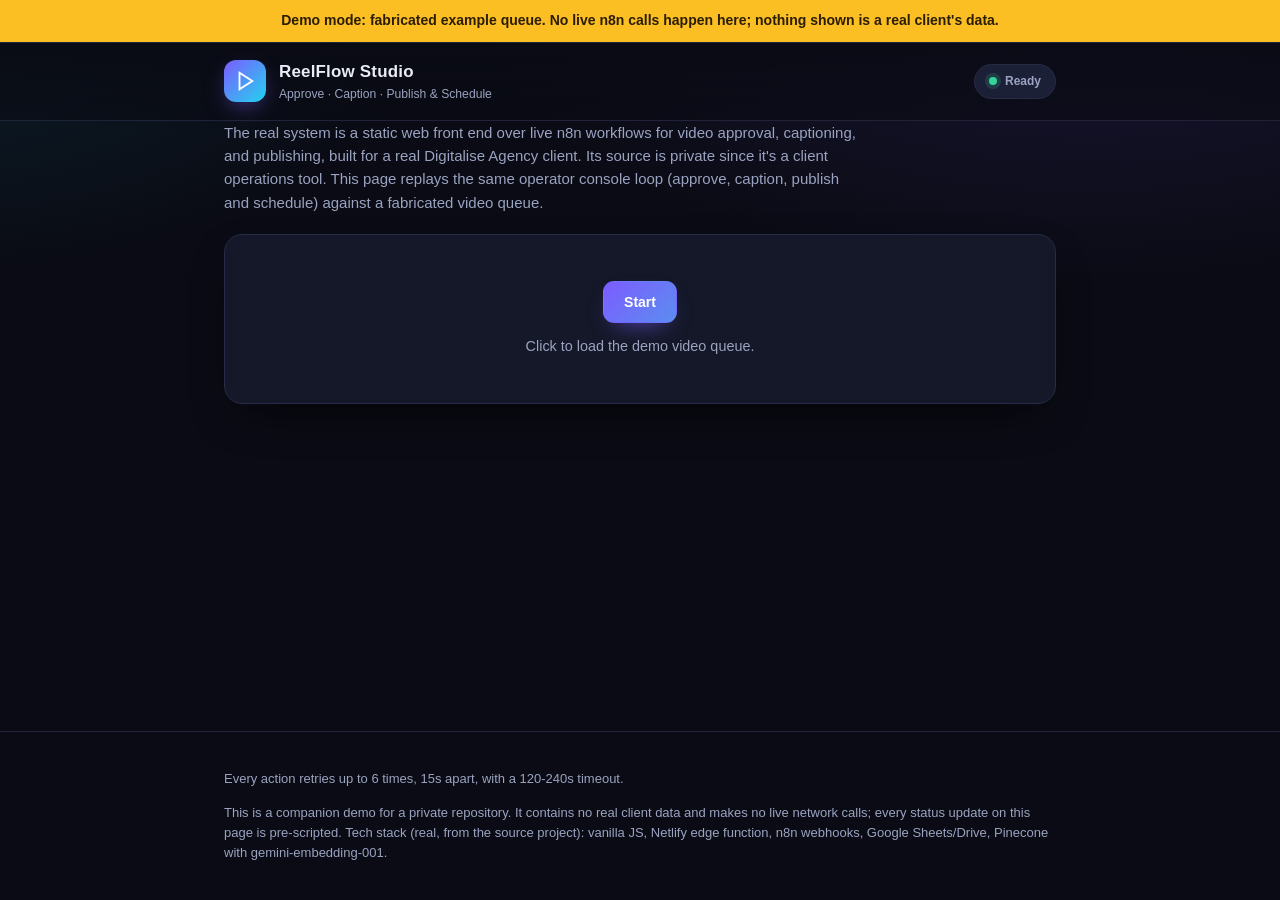
<file: live-site/demo/reelflow-studio/index.html>
<!doctype html>
<html lang="en">
<head>
  <meta charset="utf-8">
  <meta name="viewport" content="width=device-width, initial-scale=1">
  <title>ReelFlow Studio: Demo</title>
  <meta name="description" content="A fabricated, scripted walkthrough of ReelFlow Studio's video approval, captioning, and publishing flow. No live calls, no real client data.">
  <meta name="robots" content="noindex">
  <link rel="icon" href="favicon.svg" type="image/svg+xml">
  <link rel="icon" href="favicon.png" sizes="any">
  <link rel="stylesheet" href="styles.css">
</head>
<body>
  <div class="demo-banner">
    <strong>Demo mode</strong>: fabricated example queue. No live n8n calls happen here; nothing shown is a real client's data.
  </div>

  <header class="app-header">
    <div class="wrap app-header__inner">
      <div class="brand">
        <span class="logo" aria-hidden="true">
          <svg viewBox="0 0 24 24" fill="none" stroke="currentColor" stroke-width="2"><polygon points="6 3 20 12 6 21 6 3"/></svg>
        </span>
        <div>
          <h1>ReelFlow Studio</h1>
          <p>Approve &middot; Caption &middot; Publish &amp; Schedule</p>
        </div>
      </div>
      <span class="conn-pill" id="conn-pill"><span class="conn-dot" id="conn-dot"></span> <span id="conn-label">Ready</span></span>
    </div>
  </header>

  <main class="wrap">
    <p class="lede">
      The real system is a static web front end over live n8n workflows for
      video approval, captioning, and publishing, built for a real Digitalise
      Agency client. Its source is private since it's a client operations tool.
      This page replays the same operator console loop (approve, caption,
      publish and schedule) against a fabricated video queue.
    </p>
    <div id="idle-state" class="panel">
      <button class="btn btn--primary" id="start-btn">Start</button>
      <p>Click to load the demo video queue.</p>
    </div>
    <div id="queue-wrap" style="display:none">
      <div class="toolbar"><span class="count"><b id="queue-count">0</b> videos in queue</span></div>
      <div class="queue" id="queue"></div>
    </div>
  </main>

  <footer>
    <div class="wrap">
      <p id="retry-policy"></p>
      <p>
        This is a companion demo for a private repository. It contains no real
        client data and makes no live network calls; every status update on
        this page is pre-scripted. Tech stack (real, from the source project):
        vanilla JS, Netlify edge function, n8n webhooks, Google Sheets/Drive,
        Pinecone with gemini-embedding-001.
      </p>
    </div>
  </footer>

  <script src="demo-data.js"></script>
  <script src="app.js"></script>
</body>
</html>
</file>
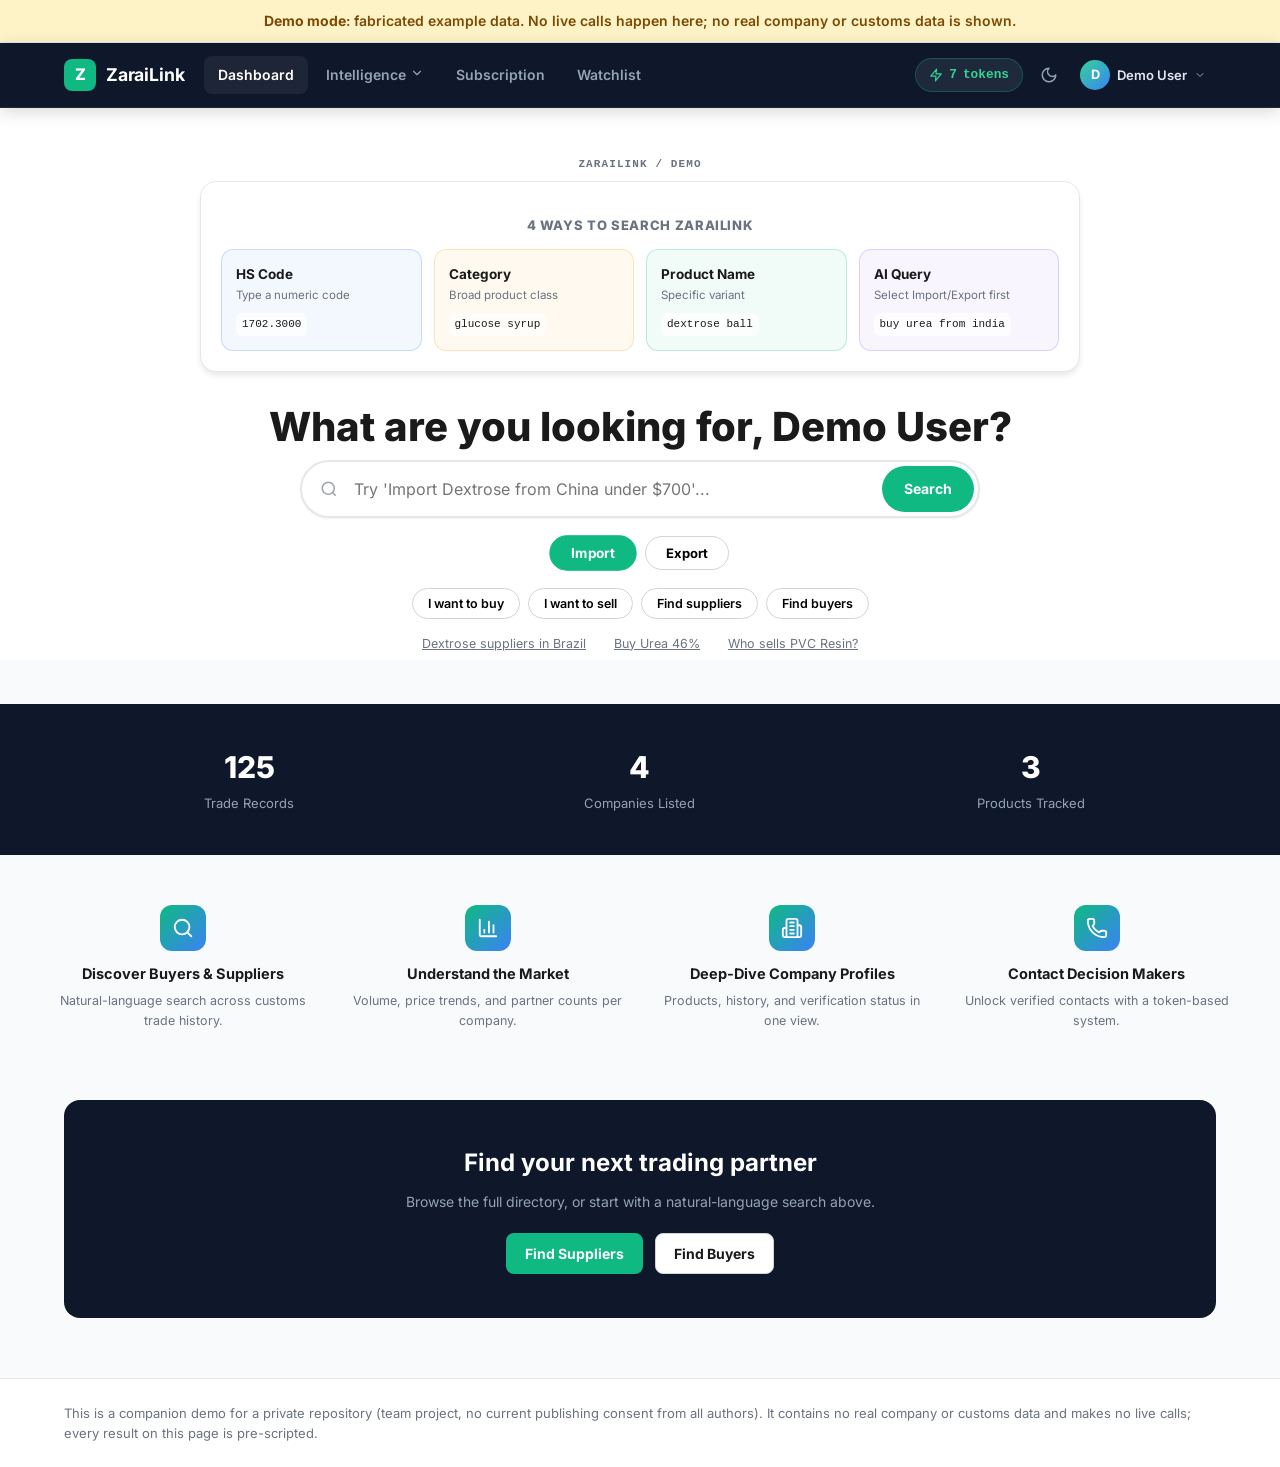
<file: live-site/demo/zarailink/index.html>
<!doctype html>
<html lang="en">
<head>
  <meta charset="utf-8">
  <meta name="viewport" content="width=device-width, initial-scale=1">
  <title>ZaraiLink: Demo</title>
  <meta name="description" content="A fabricated, scripted walkthrough of ZaraiLink's dashboard, search, trade directory, company profiles, and contact unlock flow. No live calls, no real trade data.">
  <meta name="robots" content="noindex">
  <link rel="icon" href="favicon.svg" type="image/svg+xml">
  <link rel="icon" href="favicon.png" sizes="any">
  <link rel="stylesheet" href="styles.css">
</head>
<body>
  <div class="demo-banner">
    <strong>Demo mode</strong>: fabricated example data. No live calls happen here; no real company or customs data is shown.
  </div>

  <nav class="zl-navbar">
    <div class="zl-navbar__inner">
      <div class="zl-navbar__brand">
        <span class="zl-navbar__logo" aria-hidden="true">Z</span>
        <span class="zl-navbar__name">ZaraiLink</span>
      </div>
      <div class="zl-navbar__links">
        <a href="#" data-view="dashboard" class="is-active">Dashboard</a>
        <div class="zl-nav-dropdown" id="intel-dropdown">
          <button type="button" id="intel-toggle">Intelligence <svg width="14" height="14" viewBox="0 0 24 24" fill="none" stroke="currentColor" stroke-width="2" stroke-linecap="round" stroke-linejoin="round" aria-hidden="true"><path d="m6 9 6 6 6-6"/></svg></button>
          <div class="zl-nav-dropdown__panel">
            <a href="#" data-view="directory" data-role="Supplier">Find Suppliers</a>
            <a href="#" data-view="directory" data-role="Buyer">Find Buyers</a>
          </div>
        </div>
        <a href="#" data-view="subscription">Subscription</a>
        <a href="#" data-view="watchlist">Watchlist</a>
      </div>
      <div class="zl-navbar__spacer"></div>
      <div class="zl-navbar__right">
        <span class="zl-token-pill"><svg width="14" height="14" viewBox="0 0 24 24" fill="none" stroke="currentColor" stroke-width="2" stroke-linecap="round" stroke-linejoin="round" aria-hidden="true"><path d="M13 2 3 14h9l-1 8 10-12h-9l1-8Z"/></svg> <span id="token-balance"></span> tokens</span>
        <button type="button" class="zl-theme-toggle" aria-label="Toggle dark mode"><svg width="18" height="18" viewBox="0 0 24 24" fill="none" stroke="currentColor" stroke-width="2" stroke-linecap="round" stroke-linejoin="round" aria-hidden="true"><path d="M12 3a6 6 0 0 0 9 9 9 9 0 1 1-9-9Z"/></svg></button>
        <div class="zl-user-menu">
          <span class="zl-avatar" id="user-avatar" aria-hidden="true"></span>
          <span class="zl-user-menu__name">Demo User</span>
          <svg width="12" height="12" viewBox="0 0 24 24" fill="none" stroke="currentColor" stroke-width="2" stroke-linecap="round" stroke-linejoin="round" aria-hidden="true"><path d="m6 9 6 6 6-6"/></svg>
        </div>
      </div>
    </div>
  </nav>

  <main>

    <!-- ============ DASHBOARD (real post-login search home) ============ -->
    <section class="view is-active" id="view-dashboard">
      <header class="dash-hero">
        <div class="wrap">
          <p class="eyebrow">zarailink / demo</p>
          <div class="method-card">
            <p class="method-card__title">4 Ways to Search ZaraiLink</p>
            <div class="method-grid">
              <div class="method-tile c-blue"><div class="method-tile__title">HS Code</div><div class="method-tile__sub">Type a numeric code</div><span class="method-tile__ex">1702.3000</span></div>
              <div class="method-tile c-orange"><div class="method-tile__title">Category</div><div class="method-tile__sub">Broad product class</div><span class="method-tile__ex">glucose syrup</span></div>
              <div class="method-tile c-emerald"><div class="method-tile__title">Product Name</div><div class="method-tile__sub">Specific variant</div><span class="method-tile__ex">dextrose ball</span></div>
              <div class="method-tile c-violet"><div class="method-tile__title">AI Query</div><div class="method-tile__sub">Select Import/Export first</div><span class="method-tile__ex">buy urea from india</span></div>
            </div>
          </div>

          <h1>What are you looking for, <span id="dash-username"></span>?</h1>

          <div class="search-form">
            <div class="search-pill">
              <svg viewBox="0 0 24 24" fill="none" stroke="currentColor" stroke-width="2" aria-hidden="true"><circle cx="11" cy="11" r="8"/><path d="m21 21-4.3-4.3"/></svg>
              <input id="query-input" type="text" placeholder="Try 'Import Dextrose from China under $700'...">
              <button id="search-btn" type="button">Search</button>
            </div>
            <div id="mode-pill-wrap"></div>
            <div class="scope-toggle">
              <button class="scope-btn is-active" data-scope="import" type="button">Import</button>
              <button class="scope-btn" data-scope="export" type="button">Export</button>
            </div>
            <div class="quick-pills">
              <button class="quick-pill" type="button">I want to buy</button>
              <button class="quick-pill" type="button">I want to sell</button>
              <button class="quick-pill" type="button" data-view="directory" data-role="Supplier">Find suppliers</button>
              <button class="quick-pill" type="button" data-view="directory" data-role="Buyer">Find buyers</button>
            </div>
            <div class="example-row">
              <button type="button" data-example="Dextrose suppliers in Brazil">Dextrose suppliers in Brazil</button>
              <button type="button" data-example="Buy Urea 46%">Buy Urea 46%</button>
              <button type="button" data-example="Who sells PVC Resin?">Who sells PVC Resin?</button>
            </div>
          </div>
        </div>
      </header>

      <div class="stats-strip">
        <div class="wrap stats-grid">
          <div><b id="stat-records"></b><span>Trade Records</span></div>
          <div><b id="stat-companies"></b><span>Companies Listed</span></div>
          <div><b id="stat-products"></b><span>Products Tracked</span></div>
        </div>
      </div>

      <div class="wrap features-grid">
        <div class="feature-card"><div class="feature-card__icon"><svg width="22" height="22" viewBox="0 0 24 24" fill="none" stroke="currentColor" stroke-width="2" stroke-linecap="round" stroke-linejoin="round" aria-hidden="true"><circle cx="11" cy="11" r="8"/><path d="m21 21-4.3-4.3"/></svg></div><h3>Discover Buyers &amp; Suppliers</h3><p>Natural-language search across customs trade history.</p></div>
        <div class="feature-card"><div class="feature-card__icon"><svg width="22" height="22" viewBox="0 0 24 24" fill="none" stroke="currentColor" stroke-width="2" stroke-linecap="round" stroke-linejoin="round" aria-hidden="true"><path d="M3 3v16a2 2 0 0 0 2 2h16"/><path d="M18 17V9"/><path d="M13 17V5"/><path d="M8 17v-3"/></svg></div><h3>Understand the Market</h3><p>Volume, price trends, and partner counts per company.</p></div>
        <div class="feature-card"><div class="feature-card__icon"><svg width="22" height="22" viewBox="0 0 24 24" fill="none" stroke="currentColor" stroke-width="2" stroke-linecap="round" stroke-linejoin="round" aria-hidden="true"><path d="M6 22V4a2 2 0 0 1 2-2h8a2 2 0 0 1 2 2v18Z"/><path d="M6 12H4a2 2 0 0 0-2 2v6a2 2 0 0 0 2 2h2"/><path d="M18 9h2a2 2 0 0 1 2 2v9a2 2 0 0 1-2 2h-2"/><path d="M10 6h4"/><path d="M10 10h4"/><path d="M10 14h4"/><path d="M10 18h4"/></svg></div><h3>Deep-Dive Company Profiles</h3><p>Products, history, and verification status in one view.</p></div>
        <div class="feature-card"><div class="feature-card__icon"><svg width="22" height="22" viewBox="0 0 24 24" fill="none" stroke="currentColor" stroke-width="2" stroke-linecap="round" stroke-linejoin="round" aria-hidden="true"><path d="M13.832 16.568a1 1 0 0 0 1.213-.303l.355-.465A2 2 0 0 1 17 15h3a2 2 0 0 1 2 2v3a2 2 0 0 1-2 2A18 18 0 0 1 2 4a2 2 0 0 1 2-2h3a2 2 0 0 1 2 2v3a2 2 0 0 1-.8 1.6l-.468.351a1 1 0 0 0-.292 1.233 14 14 0 0 0 6.392 6.384"/></svg></div><h3>Contact Decision Makers</h3><p>Unlock verified contacts with a token-based system.</p></div>
      </div>

      <div class="wrap">
        <div class="bottom-cta">
          <h2>Find your next trading partner</h2>
          <p>Browse the full directory, or start with a natural-language search above.</p>
          <div class="btn-row">
            <button class="btn btn--primary" type="button" data-view="directory" data-role="Supplier">Find Suppliers</button>
            <button class="btn btn--ghost" type="button" data-view="directory" data-role="Buyer" style="background:#fff">Find Buyers</button>
          </div>
        </div>
      </div>
    </section>

    <!-- ============ DATA DASHBOARD (search results) ============ -->
    <section class="view" id="view-results">
      <div class="dd-header">
        <div class="wrap">
          <p class="eyebrow">Market Intelligence</p>
          <h1 id="dd-title"></h1>
          <p id="dd-sub"></p>
          <div class="dd-header__meta">
            <span class="dd-chip" id="dd-shipment-count"></span>
            <button class="dd-chip" type="button" data-view="dashboard" style="cursor:pointer;border:none">&larr; Dashboard</button>
          </div>
        </div>
      </div>

      <div class="wrap dd-body">
        <aside class="dd-sidebar">
          <h3><svg width="15" height="15" viewBox="0 0 24 24" fill="none" stroke="currentColor" stroke-width="2" stroke-linecap="round" stroke-linejoin="round" aria-hidden="true"><circle cx="11" cy="11" r="8"/><path d="m21 21-4.3-4.3"/></svg> Refine by Product</h3>
          <div id="dd-filters"></div>
        </aside>
        <div class="dd-main">
          <div class="dd-pills" id="dd-pills"></div>
          <div id="dd-results-wrap">
            <p style="text-align:center;color:var(--text-2);padding:40px 0"><svg width="16" height="16" viewBox="0 0 24 24" fill="none" stroke="currentColor" stroke-width="2" stroke-linecap="round" stroke-linejoin="round" aria-hidden="true" style="vertical-align:-3px;margin-right:4px"><path d="M9.037 9.69a.498.498 0 0 1 .653-.653l11 4.5a.5.5 0 0 1-.074.949l-4.349 1.041a1 1 0 0 0-.74.739l-1.04 4.35a.5.5 0 0 1-.95.074z"/></svg>Select a trade perspective above</p>
          </div>
        </div>
      </div>
    </section>

    <!-- ============ TRADE DIRECTORY ============ -->
    <section class="view" id="view-directory">
      <header class="td-header-band">
        <div class="wrap">
          <p class="eyebrow" id="td-eyebrow">Trade Directory</p>
          <h1 id="td-title">Find Suppliers</h1>
          <p class="lede" id="td-lede">Browse verified suppliers with real trade history.</p>
          <div class="td-search-row">
            <input id="td-search-input" type="text" placeholder="Search companies...">
            <button class="btn btn--ghost" type="button" id="td-switch-btn">Switch to Buyers &rarr;</button>
          </div>
        </div>
      </header>
      <div class="wrap">
        <div class="company-grid" id="directory-grid"></div>
      </div>
    </section>

    <!-- ============ WATCHLIST ============ -->
    <section class="view" id="view-watchlist">
      <header class="td-header-band">
        <div class="wrap">
          <p class="eyebrow">My Watchlist</p>
          <h1><svg width="20" height="20" viewBox="0 0 24 24" fill="none" stroke="currentColor" stroke-width="2" stroke-linecap="round" stroke-linejoin="round" aria-hidden="true" style="vertical-align:-3px;margin-right:4px"><path d="M11.525 2.295a.53.53 0 0 1 .95 0l2.31 4.679a2.123 2.123 0 0 0 1.595 1.16l5.166.756a.53.53 0 0 1 .294.904l-3.736 3.638a2.123 2.123 0 0 0-.611 1.878l.882 5.14a.53.53 0 0 1-.771.56l-4.618-2.428a2.122 2.122 0 0 0-1.973 0L6.396 21.01a.53.53 0 0 1-.77-.56l.881-5.139a2.122 2.122 0 0 0-.611-1.879L2.16 9.795a.53.53 0 0 1 .294-.906l5.165-.755a2.122 2.122 0 0 0 1.597-1.16z"/></svg>Starred companies</h1>
          <p class="lede">Companies you've starred from the Trade Directory appear here.</p>
        </div>
      </header>
      <div class="wrap">
        <div class="company-grid" id="watchlist-grid"></div>
      </div>
    </section>

    <!-- ============ COMPANY PROFILE ============ -->
    <section class="view" id="view-profile">
      <div class="profile-header">
        <div class="wrap">
          <a href="#" class="profile-back" data-view="directory">&larr; Back to Directory</a>
          <div class="profile-top">
            <span class="profile-avatar" id="profile-avatar"></span>
            <div>
              <div class="profile-name" id="profile-name"></div>
              <div class="profile-legal" id="profile-legal"></div>
              <div class="profile-loc" id="profile-loc"></div>
            </div>
          </div>
        </div>
      </div>
      <div class="wrap" style="padding-bottom:60px">
        <div class="profile-stats" id="profile-stats"></div>

        <h2 style="font-size:16px;margin:26px 0 10px">Products Dealt In</h2>
        <div id="profile-products"></div>

        <h2 style="font-size:16px;margin:30px 0 6px">Key Contacts</h2>
        <p class="contact-section-sub" id="profile-contact-sub"></p>
        <div id="profile-contacts"></div>
      </div>
    </section>

    <!-- ============ SUBSCRIPTION ============ -->
    <section class="view" id="view-subscription">
      <header class="td-header-band">
        <div class="wrap">
          <p class="eyebrow">Subscription</p>
          <h1>Subscription Plans</h1>
          <p class="lede">Tokens unlock company contact details across the directory and search results.</p>
        </div>
      </header>
      <div class="wrap">
        <div class="plan-grid" id="plan-grid"></div>
      </div>
    </section>

  </main>

  <!-- ============ UNLOCK MODALS ============ -->
  <div class="zl-modal-overlay" id="modal-confirm">
    <div class="zl-modal">
      <div class="zl-modal__icon confirm"><svg width="24" height="24" viewBox="0 0 24 24" fill="none" stroke="currentColor" stroke-width="2" stroke-linecap="round" stroke-linejoin="round" aria-hidden="true"><rect width="18" height="11" x="3" y="11" rx="2" ry="2"/><path d="M7 11V7a5 5 0 0 1 10 0v4"/></svg></div>
      <h3>Unlock this contact?</h3>
      <p id="confirm-text"></p>
      <div class="btn-row">
        <button class="btn btn--ghost" type="button" id="confirm-cancel">Cancel</button>
        <button class="btn btn--primary" type="button" id="confirm-ok">Unlock (1 token)</button>
      </div>
    </div>
  </div>

  <div class="zl-modal-overlay" id="modal-success">
    <div class="zl-modal">
      <div class="zl-modal__icon success"><svg width="24" height="24" viewBox="0 0 24 24" fill="none" stroke="currentColor" stroke-width="2" stroke-linecap="round" stroke-linejoin="round" aria-hidden="true"><path d="M21.801 10A10 10 0 1 1 17 3.335"/><path d="m9 11 3 3L22 4"/></svg></div>
      <h3>Contact unlocked</h3>
      <p id="success-text"></p>
      <div class="btn-row"><button class="btn btn--primary" type="button" id="success-close">Done</button></div>
    </div>
  </div>

  <div class="zl-modal-overlay" id="modal-insufficient">
    <div class="zl-modal">
      <div class="zl-modal__icon confirm"><svg width="24" height="24" viewBox="0 0 24 24" fill="none" stroke="currentColor" stroke-width="2" stroke-linecap="round" stroke-linejoin="round" aria-hidden="true"><path d="m21.73 18-8-14a2 2 0 0 0-3.48 0l-8 14A2 2 0 0 0 4 21h16a2 2 0 0 0 1.73-3Z"/><path d="M12 9v4"/><path d="M12 17h.01"/></svg></div>
      <h3>Not enough tokens</h3>
      <p>You're out of tokens. Buy more to keep unlocking contacts.</p>
      <div class="btn-row">
        <button class="btn btn--ghost" type="button" id="insufficient-close">Close</button>
        <button class="btn btn--primary" type="button" data-view="subscription" id="insufficient-buy">Buy Tokens</button>
      </div>
    </div>
  </div>

  <footer class="site-foot">
    <div class="wrap">
      This is a companion demo for a private repository (team project, no
      current publishing consent from all authors). It contains no real
      company or customs data and makes no live calls; every result on this
      page is pre-scripted.
    </div>
  </footer>

  <script src="demo-data.js"></script>
  <script src="icons.js"></script>
  <script src="app.js"></script>
</body>
</html>
</file>
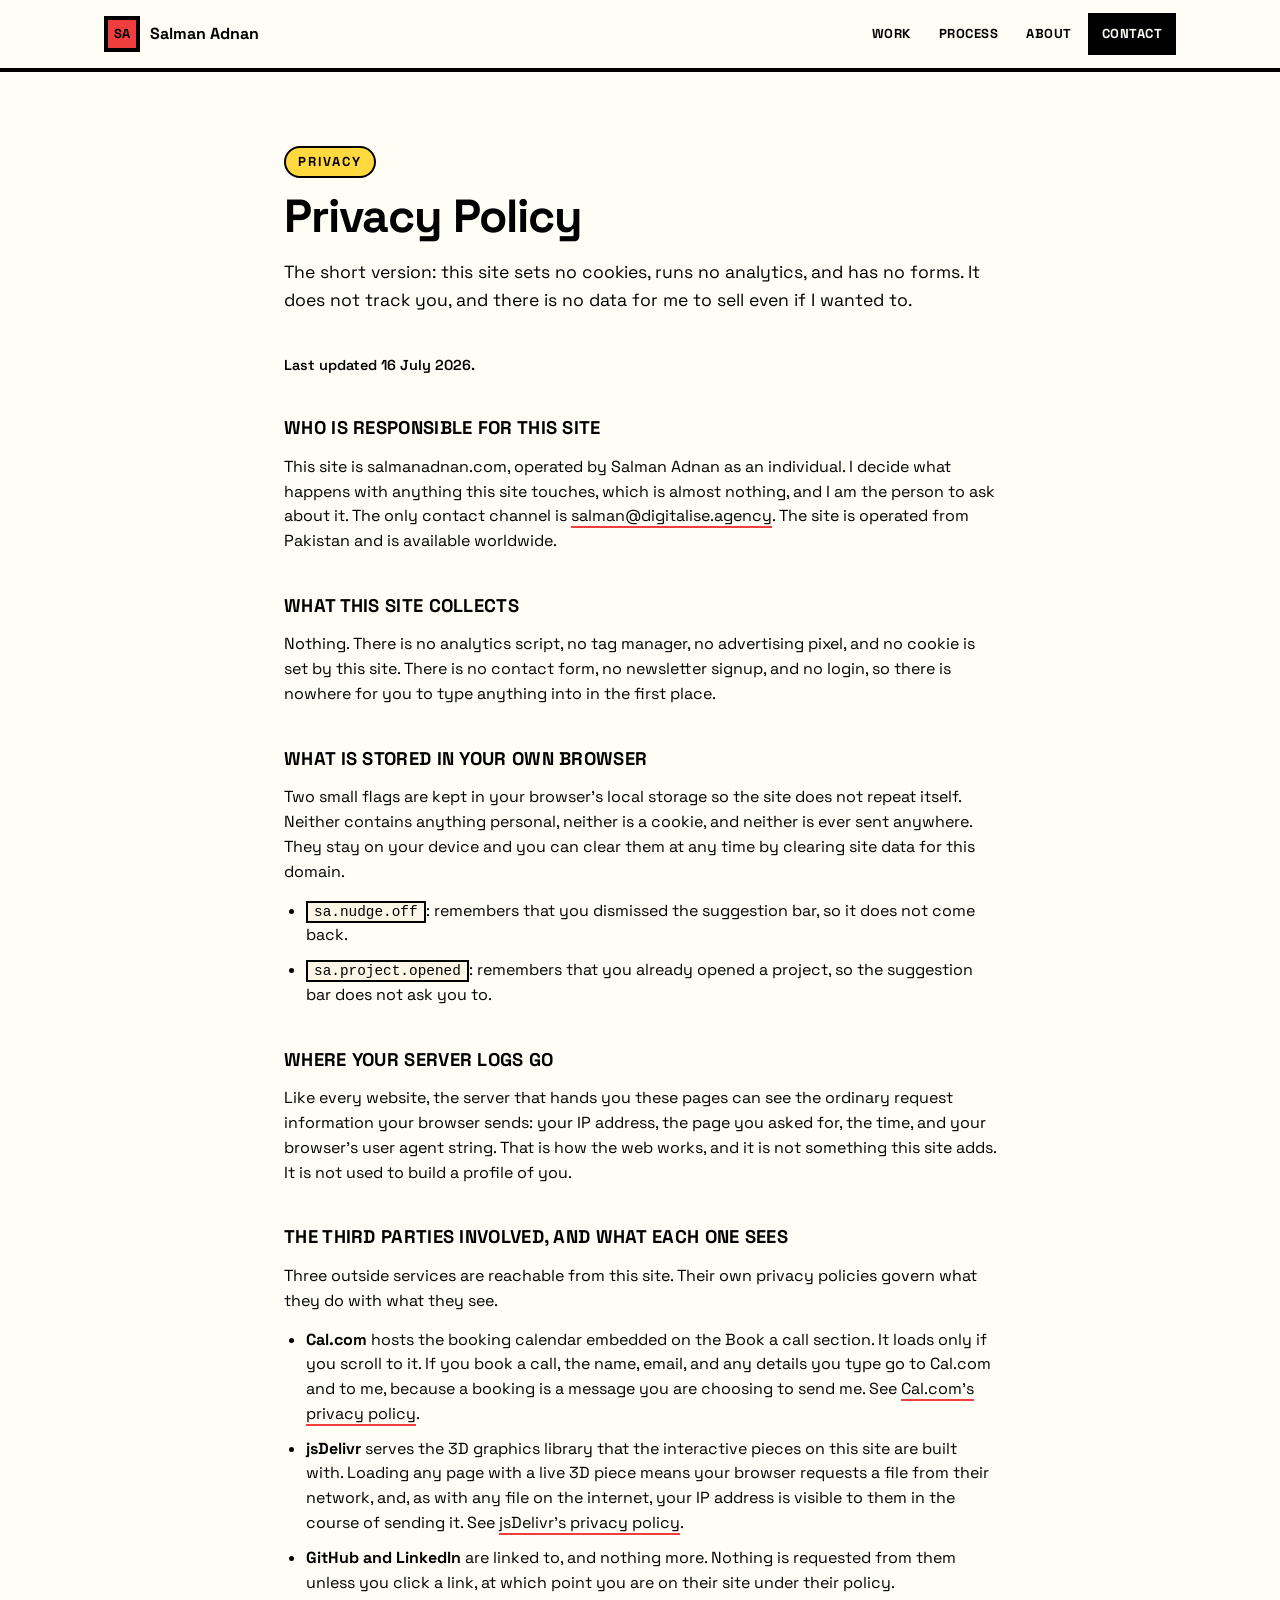
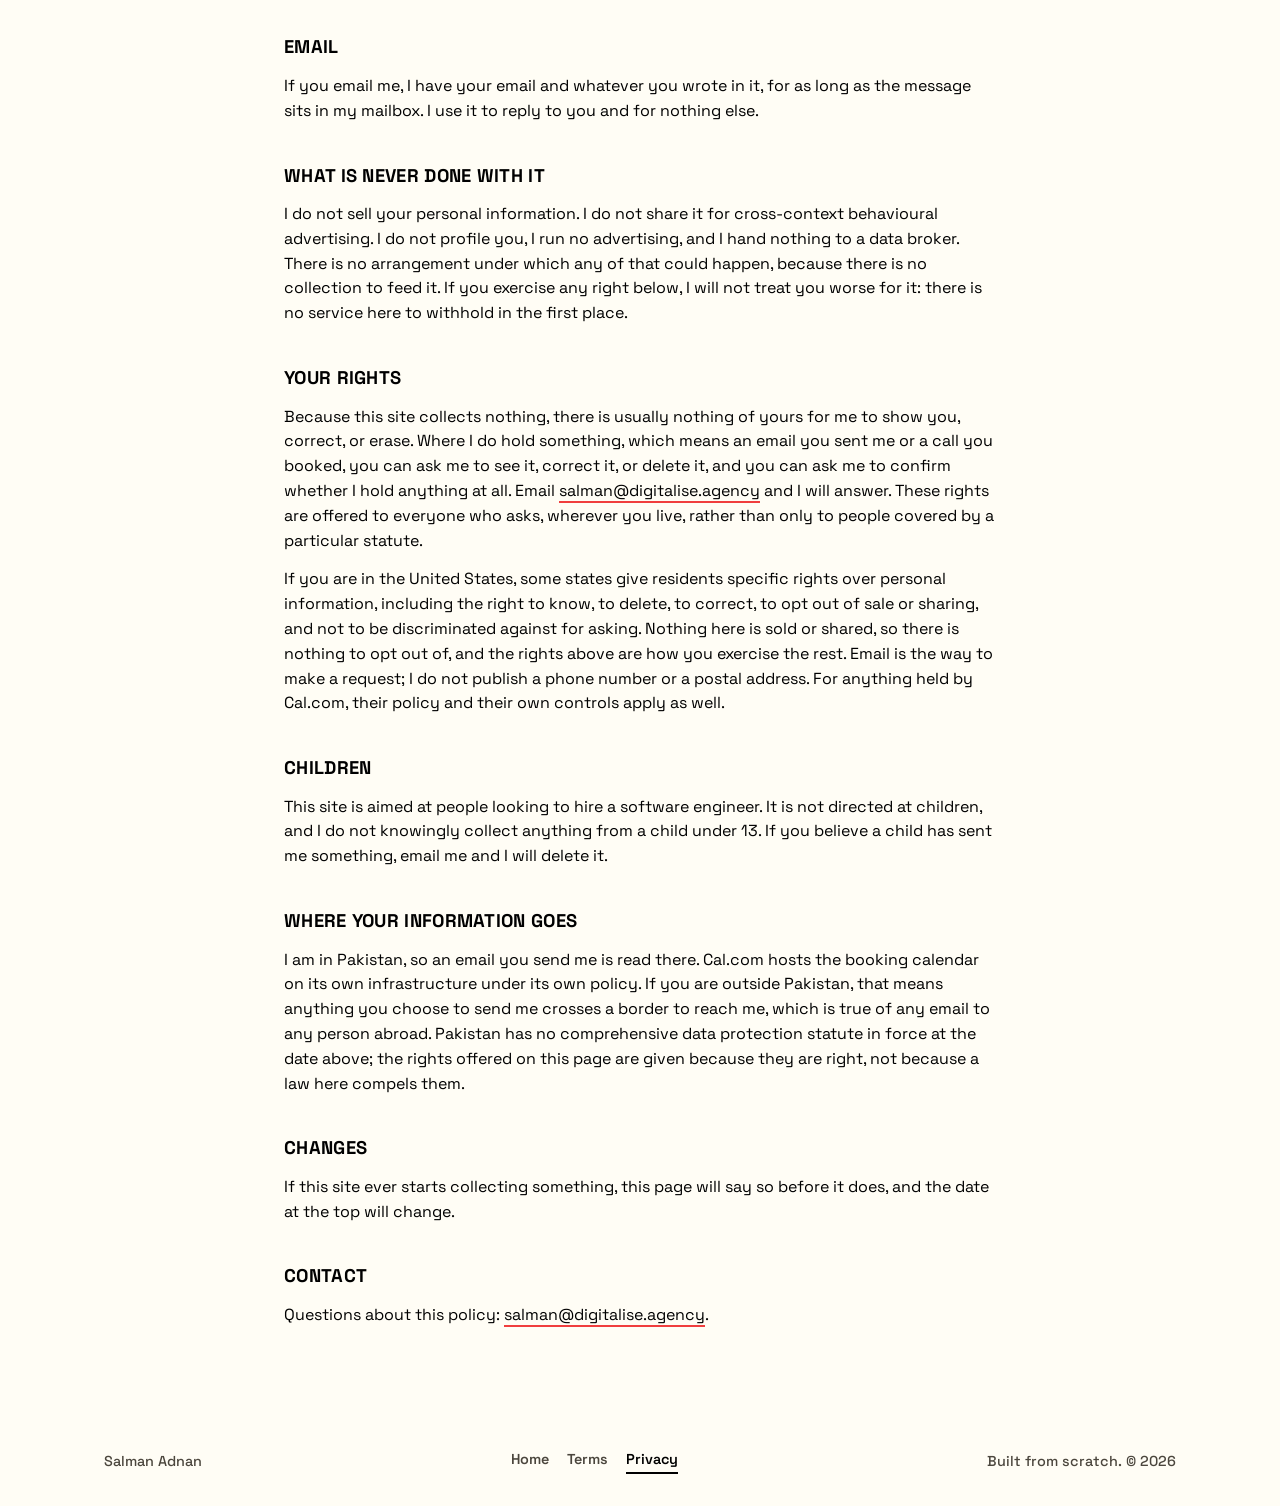
<file: live-site/privacy.html>
<!doctype html>
<html lang="en">
<head>
  <meta charset="utf-8">
  <meta name="viewport" content="width=device-width, initial-scale=1">
  <title>Privacy Policy &middot; Salman Adnan</title>
  <meta name="description" content="What this site does and does not collect. No cookies, no analytics, no tracking, and no forms. The few third parties involved are named, with what each one sees.">
  <meta name="author" content="Salman Adnan">
  <meta name="theme-color" content="#FFFDF5">

  <!--
    SITE_URL: the site's absolute base URL is https://salmanadnan.com
    It is the only absolute host the site uses, and it appears in robots.txt,
    sitemap.xml, and the head of every HTML file. If the domain ever moves,
    change it in all three places together.

    Every claim on this page was checked against the code on 2026-07-16:
      - no analytics, no tag manager, no cookie is ever set (grep: no gtag,
        no analytics, no document.cookie anywhere in index.html or script.js)
      - no <form> exists on the site at all
      - localStorage holds exactly two keys, both plain flags: sa.nudge.off
        and sa.project.opened
      - the browser contacts exactly three outside hosts: cal.com (the booking
        iframe), cdn.jsdelivr.net (three.js, for the 3D pieces), and whichever
        of github.com / linkedin.com a visitor chooses to click
    If any of that changes, this page changes with it.
  -->
  <link rel="canonical" href="https://salmanadnan.com/privacy.html">

  <meta property="og:type" content="article">
  <meta property="og:site_name" content="Salman Adnan">
  <meta property="og:title" content="Privacy Policy &middot; Salman Adnan">
  <meta property="og:description" content="What this site does and does not collect. No cookies, no analytics, no tracking, and no forms.">
  <meta property="og:url" content="https://salmanadnan.com/privacy.html">
  <meta name="twitter:card" content="summary">

  <!-- partial:head-icons -->
  <link rel="icon" href="assets/favicon.svg" type="image/svg+xml">
  <link rel="icon" href="assets/favicon.png" sizes="any">
  <link rel="apple-touch-icon" href="assets/apple-touch-icon.png">
  <!-- /partial:head-icons -->
  <link rel="stylesheet" href="styles.css?v=20260716">
</head>
<body>
<a class="skip-link" href="#main">Skip to content</a>

<header class="nav" id="top">
  <div class="wrap nav__inner">
    <a class="nav__brand" href="index.html" aria-label="Salman Adnan, home">
      <span class="nav__mark" aria-hidden="true">SA</span>
      <span class="nav__name">Salman Adnan</span>
    </a>
    <nav class="nav__links" aria-label="Primary">
      <a href="index.html#work">Work</a>
      <a href="index.html#process">Process</a>
      <a href="index.html#about">About</a>
      <a href="index.html#contact" class="nav__cta">Contact</a>
    </nav>
  </div>
</header>

<main id="main">
  <section class="section legal">
    <div class="wrap legal__wrap">
      <div class="section__head">
        <p class="eyebrow">Privacy</p>
        <h1 class="section__title">Privacy Policy</h1>
        <p class="section__intro">
          The short version: this site sets no cookies, runs no analytics, and has no forms.
          It does not track you, and there is no data for me to sell even if I wanted to.
        </p>
      </div>

      <p class="legal__meta">Last updated 16 July 2026.</p>

      <h2>Who is responsible for this site</h2>
      <p>
        This site is salmanadnan.com, operated by Salman Adnan as an individual. I decide what
        happens with anything this site touches, which is almost nothing, and I am the person to
        ask about it. The only contact channel is
        <a href="mailto:salman@digitalise.agency">salman@digitalise.agency</a>. The site is
        operated from Pakistan and is available worldwide.
      </p>

      <h2>What this site collects</h2>
      <p>
        Nothing. There is no analytics script, no tag manager, no advertising pixel, and no
        cookie is set by this site. There is no contact form, no newsletter signup, and no
        login, so there is nowhere for you to type anything into in the first place.
      </p>

      <h2>What is stored in your own browser</h2>
      <p>
        Two small flags are kept in your browser's local storage so the site does not repeat
        itself. Neither contains anything personal, neither is a cookie, and neither is ever
        sent anywhere. They stay on your device and you can clear them at any time by clearing
        site data for this domain.
      </p>
      <ul class="legal__list">
        <li><code>sa.nudge.off</code>: remembers that you dismissed the suggestion bar, so it does not come back.</li>
        <li><code>sa.project.opened</code>: remembers that you already opened a project, so the suggestion bar does not ask you to.</li>
      </ul>

      <h2>Where your server logs go</h2>
      <p>
        Like every website, the server that hands you these pages can see the ordinary request
        information your browser sends: your IP address, the page you asked for, the time, and
        your browser's user agent string. That is how the web works, and it is not something
        this site adds. It is not used to build a profile of you.
      </p>

      <h2>The third parties involved, and what each one sees</h2>
      <p>
        Three outside services are reachable from this site. Their own privacy policies govern
        what they do with what they see.
      </p>
      <ul class="legal__list">
        <li>
          <strong>Cal.com</strong> hosts the booking calendar embedded on the Book a call section.
          It loads only if you scroll to it. If you book a call, the name, email, and any details
          you type go to Cal.com and to me, because a booking is a message you are choosing to
          send me. See <a href="https://cal.com/privacy" rel="noopener nofollow" target="_blank">Cal.com's privacy policy</a>.
        </li>
        <li>
          <strong>jsDelivr</strong> serves the 3D graphics library that the interactive pieces on this
          site are built with. Loading any page with a live 3D piece means your browser requests a file
          from their network, and, as with any file on the internet, your IP address is visible to them
          in the course of sending it. See <a href="https://www.jsdelivr.com/terms/privacy-policy-jsdelivr-net" rel="noopener nofollow" target="_blank">jsDelivr's privacy policy</a>.
        </li>
        <li>
          <strong>GitHub and LinkedIn</strong> are linked to, and nothing more. Nothing is requested from
          them unless you click a link, at which point you are on their site under their policy.
        </li>
      </ul>

      <h2>Email</h2>
      <p>
        If you email me, I have your email and whatever you wrote in it, for as long as the message
        sits in my mailbox. I use it to reply to you and for nothing else.
      </p>

      <h2>What is never done with it</h2>
      <p>
        I do not sell your personal information. I do not share it for cross-context behavioural
        advertising. I do not profile you, I run no advertising, and I hand nothing to a data
        broker. There is no arrangement under which any of that could happen, because there is no
        collection to feed it. If you exercise any right below, I will not treat you worse for it:
        there is no service here to withhold in the first place.
      </p>

      <h2>Your rights</h2>
      <p>
        Because this site collects nothing, there is usually nothing of yours for me to show you,
        correct, or erase. Where I do hold something, which means an email you sent me or a call you
        booked, you can ask me to see it, correct it, or delete it, and you can ask me to confirm
        whether I hold anything at all. Email
        <a href="mailto:salman@digitalise.agency">salman@digitalise.agency</a> and I will answer.
        These rights are offered to everyone who asks, wherever you live, rather than only to people
        covered by a particular statute.
      </p>
      <p>
        If you are in the United States, some states give residents specific rights over personal
        information, including the right to know, to delete, to correct, to opt out of sale or
        sharing, and not to be discriminated against for asking. Nothing here is sold or shared, so
        there is nothing to opt out of, and the rights above are how you exercise the rest. Email is
        the way to make a request; I do not publish a phone number or a postal address. For anything
        held by Cal.com, their policy and their own controls apply as well.
      </p>

      <h2>Children</h2>
      <p>
        This site is aimed at people looking to hire a software engineer. It is not directed at
        children, and I do not knowingly collect anything from a child under 13. If you believe a
        child has sent me something, email me and I will delete it.
      </p>

      <h2>Where your information goes</h2>
      <p>
        I am in Pakistan, so an email you send me is read there. Cal.com hosts the booking calendar
        on its own infrastructure under its own policy. If you are outside Pakistan, that means
        anything you choose to send me crosses a border to reach me, which is true of any email to
        any person abroad. Pakistan has no comprehensive data protection statute in force at the
        date above; the rights offered on this page are given because they are right, not because a
        law here compels them.
      </p>

      <h2>Changes</h2>
      <p>
        If this site ever starts collecting something, this page will say so before it does, and the
        date at the top will change.
      </p>

      <h2>Contact</h2>
      <p>
        Questions about this policy: <a href="mailto:salman@digitalise.agency">salman@digitalise.agency</a>.
      </p>
    </div>
  </section>
</main>

<footer class="footer">
  <div class="wrap footer__inner">
    <span>Salman Adnan</span>
    <nav class="footer__nav" aria-label="Site policies">
      <a href="index.html">Home</a>
      <a href="terms.html">Terms</a>
      <a href="privacy.html" aria-current="page">Privacy</a>
    </nav>
    <span>Built from scratch. &copy; <span id="year">2026</span></span>
  </div>
</footer>

<script src="script.js?v=20260716" defer></script>
</body>
</html>
</file>
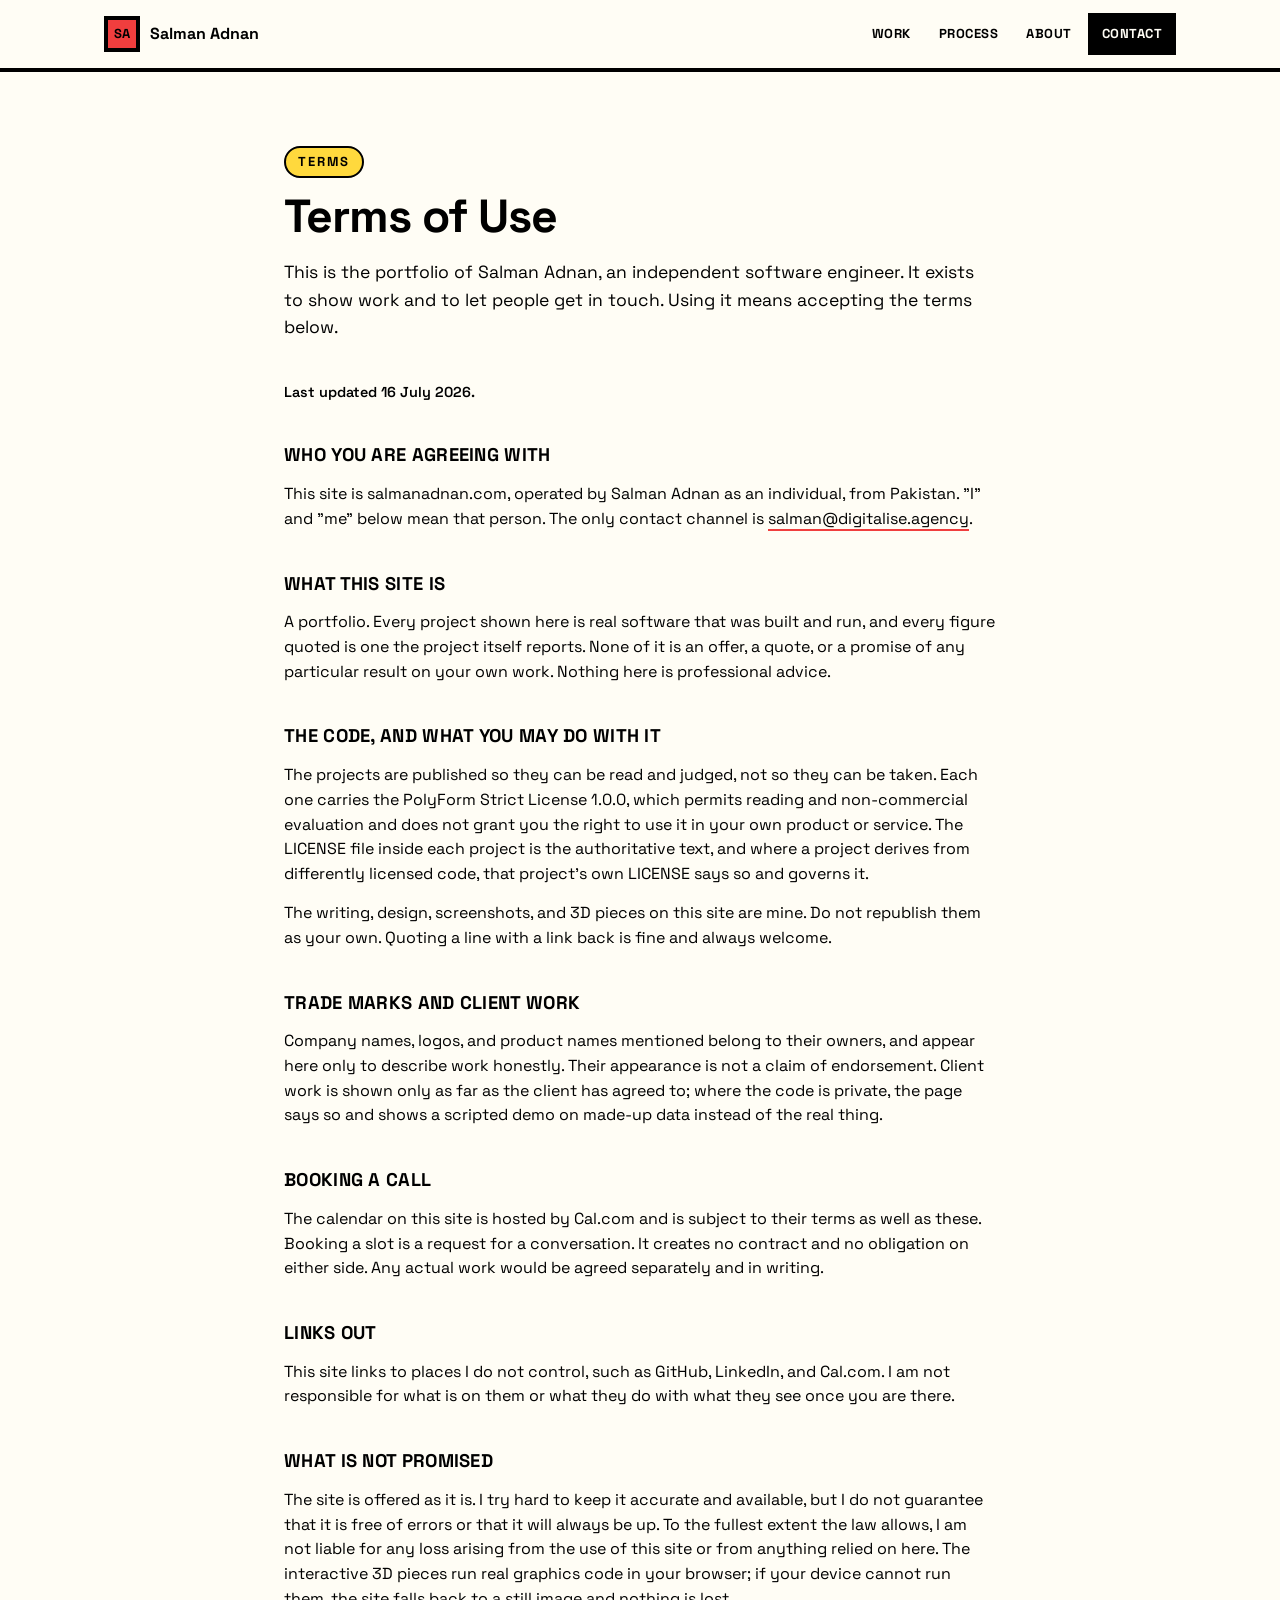
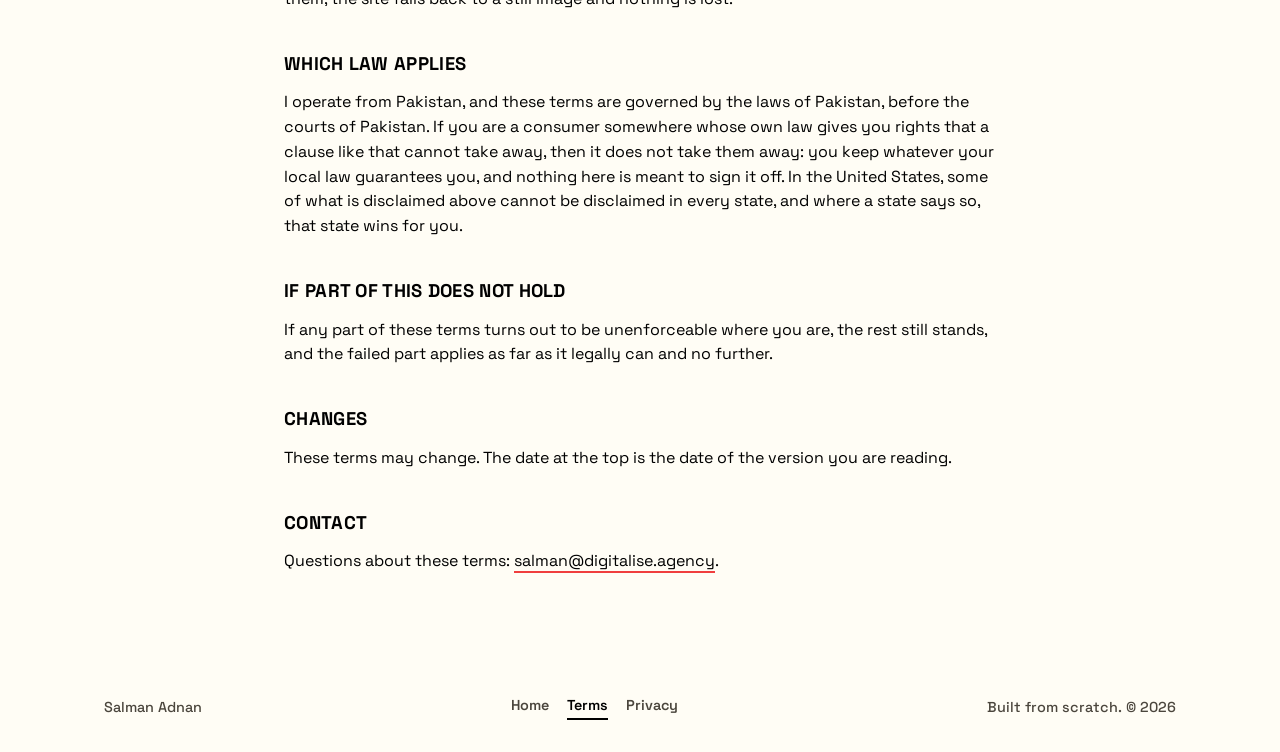
<file: live-site/terms.html>
<!doctype html>
<html lang="en">
<head>
  <meta charset="utf-8">
  <meta name="viewport" content="width=device-width, initial-scale=1">
  <title>Terms of Use &middot; Salman Adnan</title>
  <meta name="description" content="The terms this portfolio site is offered under: what the site is, what the code may and may not be used for, and what is and is not promised.">
  <meta name="author" content="Salman Adnan">
  <meta name="theme-color" content="#FFFDF5">

  <!--
    SITE_URL: the site's absolute base URL is https://salmanadnan.com
    It is the only absolute host the site uses, and it appears in robots.txt,
    sitemap.xml, and the head of every HTML file. If the domain ever moves,
    change it in all three places together.

    Set by the owner on 2026-07-16:
      - the operating entity for THIS site is "Salman Adnan", an individual.
        ("Digitalise Agency" is the entity for ai.digitalise.agency, a different
        site, and must not appear here.)
      - governing law is Pakistan, courts of Pakistan, with a consumer-rights
        carve-out so a US state's non-waivable protections still reach a US reader.
      - no postal address, city, state, or phone number appears anywhere, by
        instruction. Email is the only contact channel.

    NOT A LAWYER'S WORK. This is written to be honest and to cover what US state
    privacy law and general contract practice expect, but it has had no legal
    review and is not certified as sufficient in any jurisdiction.

    The licence statement is not invented: it is PROJECT_STANDARDS.md rule 4,
    PolyForm Strict License 1.0.0, which every project's LICENSE file carries.
    The Pakistan position is checked, not assumed: as of 2026-07-16 the Personal
    Data Protection Bill is still a draft and is not in force, and PECA 2016
    (amended January 2025) is criminal law rather than a privacy framework, so
    neither page claims compliance with a Pakistani privacy statute.
  -->
  <link rel="canonical" href="https://salmanadnan.com/terms.html">

  <meta property="og:type" content="article">
  <meta property="og:site_name" content="Salman Adnan">
  <meta property="og:title" content="Terms of Use &middot; Salman Adnan">
  <meta property="og:description" content="The terms this portfolio site is offered under.">
  <meta property="og:url" content="https://salmanadnan.com/terms.html">
  <meta name="twitter:card" content="summary">

  <!-- partial:head-icons -->
  <link rel="icon" href="assets/favicon.svg" type="image/svg+xml">
  <link rel="icon" href="assets/favicon.png" sizes="any">
  <link rel="apple-touch-icon" href="assets/apple-touch-icon.png">
  <!-- /partial:head-icons -->
  <link rel="stylesheet" href="styles.css?v=20260716">
</head>
<body>
<a class="skip-link" href="#main">Skip to content</a>

<header class="nav" id="top">
  <div class="wrap nav__inner">
    <a class="nav__brand" href="index.html" aria-label="Salman Adnan, home">
      <span class="nav__mark" aria-hidden="true">SA</span>
      <span class="nav__name">Salman Adnan</span>
    </a>
    <nav class="nav__links" aria-label="Primary">
      <a href="index.html#work">Work</a>
      <a href="index.html#process">Process</a>
      <a href="index.html#about">About</a>
      <a href="index.html#contact" class="nav__cta">Contact</a>
    </nav>
  </div>
</header>

<main id="main">
  <section class="section legal">
    <div class="wrap legal__wrap">
      <div class="section__head">
        <p class="eyebrow">Terms</p>
        <h1 class="section__title">Terms of Use</h1>
        <p class="section__intro">
          This is the portfolio of Salman Adnan, an independent software engineer. It exists to
          show work and to let people get in touch. Using it means accepting the terms below.
        </p>
      </div>

      <p class="legal__meta">Last updated 16 July 2026.</p>

      <h2>Who you are agreeing with</h2>
      <p>
        This site is salmanadnan.com, operated by Salman Adnan as an individual, from Pakistan.
        "I" and "me" below mean that person. The only contact channel is
        <a href="mailto:salman@digitalise.agency">salman@digitalise.agency</a>.
      </p>

      <h2>What this site is</h2>
      <p>
        A portfolio. Every project shown here is real software that was built and run, and every
        figure quoted is one the project itself reports. None of it is an offer, a quote, or a
        promise of any particular result on your own work. Nothing here is professional advice.
      </p>

      <h2>The code, and what you may do with it</h2>
      <p>
        The projects are published so they can be read and judged, not so they can be taken. Each
        one carries the PolyForm Strict License 1.0.0, which permits reading and non-commercial
        evaluation and does not grant you the right to use it in your own product or service. The
        LICENSE file inside each project is the authoritative text, and where a project derives from
        differently licensed code, that project's own LICENSE says so and governs it.
      </p>
      <p>
        The writing, design, screenshots, and 3D pieces on this site are mine. Do not republish them
        as your own. Quoting a line with a link back is fine and always welcome.
      </p>

      <h2>Trade marks and client work</h2>
      <p>
        Company names, logos, and product names mentioned belong to their owners, and appear here
        only to describe work honestly. Their appearance is not a claim of endorsement. Client work
        is shown only as far as the client has agreed to; where the code is private, the page says so
        and shows a scripted demo on made-up data instead of the real thing.
      </p>

      <h2>Booking a call</h2>
      <p>
        The calendar on this site is hosted by Cal.com and is subject to their terms as well as these.
        Booking a slot is a request for a conversation. It creates no contract and no obligation on
        either side. Any actual work would be agreed separately and in writing.
      </p>

      <h2>Links out</h2>
      <p>
        This site links to places I do not control, such as GitHub, LinkedIn, and Cal.com. I am not
        responsible for what is on them or what they do with what they see once you are there.
      </p>

      <h2>What is not promised</h2>
      <p>
        The site is offered as it is. I try hard to keep it accurate and available, but I do not
        guarantee that it is free of errors or that it will always be up. To the fullest extent the
        law allows, I am not liable for any loss arising from the use of this site or from anything
        relied on here. The interactive 3D pieces run real graphics code in your browser; if your
        device cannot run them, the site falls back to a still image and nothing is lost.
      </p>

      <h2>Which law applies</h2>
      <p>
        I operate from Pakistan, and these terms are governed by the laws of Pakistan, before the
        courts of Pakistan. If you are a consumer somewhere whose own law gives you rights that a
        clause like that cannot take away, then it does not take them away: you keep whatever your
        local law guarantees you, and nothing here is meant to sign it off. In the United States,
        some of what is disclaimed above cannot be disclaimed in every state, and where a state says
        so, that state wins for you.
      </p>

      <h2>If part of this does not hold</h2>
      <p>
        If any part of these terms turns out to be unenforceable where you are, the rest still
        stands, and the failed part applies as far as it legally can and no further.
      </p>

      <h2>Changes</h2>
      <p>
        These terms may change. The date at the top is the date of the version you are reading.
      </p>

      <h2>Contact</h2>
      <p>
        Questions about these terms: <a href="mailto:salman@digitalise.agency">salman@digitalise.agency</a>.
      </p>
    </div>
  </section>
</main>

<footer class="footer">
  <div class="wrap footer__inner">
    <span>Salman Adnan</span>
    <nav class="footer__nav" aria-label="Site policies">
      <a href="index.html">Home</a>
      <a href="terms.html" aria-current="page">Terms</a>
      <a href="privacy.html">Privacy</a>
    </nav>
    <span>Built from scratch. &copy; <span id="year">2026</span></span>
  </div>
</footer>

<script src="script.js?v=20260716" defer></script>
</body>
</html>
</file>
<file: css/site.css>
/* salmanadnan.com · site.css
   Personal brand site. Shares design tokens with ai.digitalise.agency. */

/* ─── TOKENS ─── */
:root {
  --s0:    #05070d;
  --s1:    #0e1118;
  --s2:    #161b26;
  --ink1:  #f4f7fc;
  --ink2:  #c3ccdd;
  --ink3:  #93a0b8;
  --accent:  #ff6719;   /* orange — personal brand, distinct from agency blue */
  --accentH: #ff8c4a;
  --accent2: #1967ff;
  --green:   #34d399;
  --border:  #24201e;
  --borderS: #1c1814;
  --font-d: 'Space Grotesk', ui-sans-serif, system-ui, sans-serif;
  --font-b: 'Inter', ui-sans-serif, system-ui, sans-serif;
  --r:   16px;
  --rsm: 10px;
  --ease: cubic-bezier(.22,1,.36,1);
  --maxw: 1240px;
  --shadow: 0 8px 40px rgba(0,0,0,.45);
}

*, *::before, *::after { box-sizing: border-box; margin: 0; padding: 0; }
html { color-scheme: dark; scroll-behavior: smooth; }
body {
  font-family: var(--font-b);
  background: var(--s0);
  color: var(--ink1);
  -webkit-font-smoothing: antialiased;
  text-rendering: optimizeLegibility;
  overflow-x: hidden;
  line-height: 1.5;
}
img, video, svg { max-width: 100%; display: block; }
a { color: inherit; text-decoration: none; }
button { cursor: pointer; border: none; font-family: inherit; }

/* ─── UTILITY ─── */
.container { max-width: var(--maxw); margin: 0 auto; padding: 0 28px; }

.btn {
  display: inline-flex;
  align-items: center;
  gap: 8px;
  padding: 13px 28px;
  border-radius: 100px;
  font-family: var(--font-d);
  font-size: 15px;
  font-weight: 600;
  letter-spacing: -0.01em;
  transition: transform 0.18s var(--ease), box-shadow 0.18s var(--ease),
              background 0.18s var(--ease);
}
.btn-primary {
  background: var(--accent);
  color: #fff;
}
.btn-primary:hover {
  background: var(--accentH);
  transform: translateY(-2px);
  box-shadow: 0 8px 24px rgba(25,103,255,.4);
}
.btn-ghost {
  background: transparent;
  color: var(--ink2);
  border: 1px solid var(--border);
}
.btn-ghost:hover { background: var(--s1); color: var(--ink1); }

/* ─── REVEAL ─── */
.reveal {
  opacity: 0;
  transform: translateY(28px);
  transition: opacity 0.7s var(--ease), transform 0.7s var(--ease);
}
.reveal.visible { opacity: 1; transform: none; }

.stagger > * {
  opacity: 0;
  transform: translateY(20px);
  transition: opacity 0.6s var(--ease), transform 0.6s var(--ease);
  transition-delay: calc(var(--i, 0) * 90ms);
}
.stagger.visible > * { opacity: 1; transform: none; }

/* ─── NAV ─── */
.nav {
  position: fixed;
  top: 0; left: 0; right: 0;
  z-index: 100;
  padding: 18px 28px;
  display: flex;
  align-items: center;
  justify-content: space-between;
  transition: background 0.3s, border-color 0.3s, box-shadow 0.3s;
}
.nav.scrolled {
  background: rgba(5,7,13,0.88);
  border-bottom: 1px solid var(--border);
  box-shadow: 0 4px 24px rgba(0,0,0,.3);
  backdrop-filter: blur(16px);
  -webkit-backdrop-filter: blur(16px);
}
.nav-inner {
  max-width: var(--maxw);
  width: 100%;
  margin: 0 auto;
  display: flex;
  align-items: center;
  justify-content: space-between;
}
.nav-logo {
  font-family: var(--font-d);
  font-size: 17px;
  font-weight: 700;
  letter-spacing: -0.02em;
  color: var(--ink1);
}

/* ─── HERO ─── */
.hero {
  min-height: 100vh;
  display: grid;
  grid-template-columns: 1fr 1fr;
  align-items: center;
  gap: 0;
  padding-top: 80px;
  overflow: hidden;
}

/* photo side */
.hero-photo-side {
  position: relative;
  height: 100vh;
  display: flex;
  align-items: center;
  justify-content: center;
  overflow: hidden;
}
.hero-photo-frame {
  position: relative;
  width: 100%;
  height: 100%;
}

/* Photo placeholder - replace with <img src="assets/salman.jpg"> */
.hero-photo-placeholder {
  width: 100%;
  height: 100%;
  background: linear-gradient(160deg, #1a0800 0%, #4a1800 40%, #05070d 100%);
  display: flex;
  align-items: center;
  justify-content: center;
  flex-direction: column;
  gap: 16px;
  color: rgba(255,255,255,.15);
  font-family: var(--font-d);
}
.hero-photo-placeholder .placeholder-initial {
  font-size: 120px;
  font-weight: 700;
  letter-spacing: -0.05em;
  line-height: 1;
  background: linear-gradient(135deg, rgba(255,103,25,.6), rgba(255,140,74,.3));
  -webkit-background-clip: text;
  -webkit-text-fill-color: transparent;
  background-clip: text;
}
.hero-photo-placeholder .placeholder-note {
  font-size: 13px;
  color: rgba(255,255,255,.25);
  text-align: center;
  max-width: 220px;
  line-height: 1.5;
}

/* fade gradient on the right edge so text side blends */
.hero-photo-frame::after {
  content: '';
  position: absolute;
  top: 0; right: 0;
  width: 40%;
  height: 100%;
  background: linear-gradient(to right, transparent, var(--s0));
  pointer-events: none;
}
/* fade at bottom */
.hero-photo-frame::before {
  content: '';
  position: absolute;
  bottom: 0; left: 0; right: 0;
  height: 30%;
  background: linear-gradient(to top, var(--s0), transparent);
  pointer-events: none;
  z-index: 1;
}

/* floating badges on the photo */
.hero-float-badge {
  position: absolute;
  background: rgba(13,18,32,0.85);
  backdrop-filter: blur(12px);
  -webkit-backdrop-filter: blur(12px);
  border: 1px solid var(--border);
  border-radius: 12px;
  padding: 12px 16px;
  display: flex;
  align-items: center;
  gap: 10px;
  z-index: 2;
  animation: badgeFloat 6s ease-in-out infinite;
}
.hero-float-badge:nth-child(2) { bottom: 25%; left: 8%;  animation-delay: 0s;   animation-duration: 7s; }
.hero-float-badge:nth-child(3) { bottom: 40%; right: 12%; animation-delay: 2s;  animation-duration: 6s; }
.hero-float-badge:nth-child(4) { top: 22%;   left: 10%;  animation-delay: 1s;  animation-duration: 8s; }

@keyframes badgeFloat {
  0%, 100% { transform: translateY(0); }
  50%       { transform: translateY(-8px); }
}
.badge-icon {
  width: 36px; height: 36px;
  border-radius: 10px;
  display: flex; align-items: center; justify-content: center;
}
.badge-icon-blue   { background: rgba(25,103,255,.15); }
.badge-icon-orange { background: rgba(255,103,25,.15); }
.badge-icon-green  { background: rgba(52,211,153,.12); }
.badge-icon svg { width: 18px; height: 18px; }
.badge-text-main {
  font-family: var(--font-d);
  font-size: 14px;
  font-weight: 700;
  color: var(--ink1);
  white-space: nowrap;
}
.badge-text-sub { font-size: 11px; color: var(--ink3); white-space: nowrap; }

/* content side */
.hero-content-side {
  padding: 0 48px 0 20px;
  display: flex;
  flex-direction: column;
  justify-content: center;
  gap: 32px;
}
.hero-tag {
  display: inline-flex;
  align-items: center;
  gap: 8px;
  background: rgba(25,103,255,.1);
  border: 1px solid rgba(25,103,255,.25);
  border-radius: 100px;
  padding: 6px 14px;
  font-size: 13px;
  font-weight: 600;
  color: var(--accentH);
  width: fit-content;
}
.hero-h1 {
  font-family: var(--font-d);
  font-size: clamp(40px, 5vw, 70px);
  font-weight: 700;
  letter-spacing: -0.03em;
  line-height: 1.04;
  color: var(--ink1);
}
.hero-h1 em { font-style: normal; color: var(--accent); }
.hero-descriptor {
  font-family: var(--font-d);
  font-size: 20px;
  font-weight: 600;
  color: var(--ink3);
  letter-spacing: -0.01em;
}
.hero-actions {
  display: flex;
  align-items: center;
  gap: 12px;
  flex-wrap: wrap;
}
.hero-mini-stats {
  display: flex;
  align-items: center;
  gap: 28px;
  padding-top: 4px;
  border-top: 1px solid var(--borderS);
}
.hero-mini-stat { text-align: left; }
.hero-mini-num {
  font-family: var(--font-d);
  font-size: 24px;
  font-weight: 700;
  color: var(--ink1);
  letter-spacing: -0.03em;
}
.hero-mini-lbl { font-size: 12px; color: var(--ink3); }

/* ─── WORK GRID ─── */
.work-section { padding: 120px 0 80px; }
.section-kicker {
  font-size: 12px;
  font-weight: 700;
  text-transform: uppercase;
  letter-spacing: 0.1em;
  color: var(--accent);
  margin-bottom: 14px;
}
.section-title {
  font-family: var(--font-d);
  font-size: clamp(28px, 4vw, 48px);
  font-weight: 700;
  letter-spacing: -0.025em;
  line-height: 1.1;
  color: var(--ink1);
  margin-bottom: 52px;
}

.work-grid {
  display: grid;
  grid-template-columns: repeat(3, 1fr);
  gap: 14px;
}
.work-card {
  background: var(--s1);
  border: 1px solid var(--border);
  border-radius: var(--r);
  overflow: hidden;
  transition: transform 0.22s var(--ease), border-color 0.22s, box-shadow 0.22s;
}
.work-card:hover {
  transform: translateY(-4px);
  border-color: rgba(25,103,255,.35);
  box-shadow: 0 16px 48px rgba(0,0,0,.4);
}
.work-thumb {
  aspect-ratio: 16/9;
  position: relative;
  display: flex; align-items: center; justify-content: center;
  overflow: hidden;
}
.work-thumb-overlay {
  position: absolute; inset: 0;
  background: rgba(5,7,13,.2);
  display: flex; align-items: center; justify-content: center;
  opacity: 0;
  transition: opacity 0.22s;
}
.work-card:hover .work-thumb-overlay { opacity: 1; }
.work-play {
  width: 48px; height: 48px;
  border-radius: 50%;
  background: rgba(255,255,255,.15);
  backdrop-filter: blur(8px);
  display: flex; align-items: center; justify-content: center;
  border: 1.5px solid rgba(255,255,255,.3);
}
.work-play svg { width: 20px; height: 20px; color: #fff; margin-left: 2px; }
.work-badge {
  position: absolute; top: 10px; right: 10px;
  background: rgba(5,7,13,.75);
  backdrop-filter: blur(8px);
  border: 1px solid var(--border);
  border-radius: 20px;
  padding: 4px 10px;
  font-size: 11px; font-weight: 600;
  color: var(--green);
}
.wt1 { background: linear-gradient(135deg,#2a1000,#5a2800); }
.wt2 { background: linear-gradient(135deg,#2a1800,#5a3000); }
.wt3 { background: linear-gradient(135deg,#1a0a00,#3a1800); }
.wt4 { background: linear-gradient(135deg,#300800,#602000); }
.wt5 { background: linear-gradient(135deg,#200e00,#482800); }
.wt6 { background: linear-gradient(135deg,#281400,#503000); }
.work-info { padding: 16px; }
.work-client {
  font-size: 11px; color: var(--ink3); font-weight: 600;
  text-transform: uppercase; letter-spacing: 0.06em; margin-bottom: 4px;
}
.work-title {
  font-family: var(--font-d);
  font-size: 15px; font-weight: 600;
  color: var(--ink1); letter-spacing: -0.01em;
}

/* ─── METRICS ─── */
.metrics-section {
  padding: 80px 0;
  border-top: 1px solid var(--borderS);
  border-bottom: 1px solid var(--borderS);
}
.metrics-grid {
  display: grid;
  grid-template-columns: repeat(4, 1fr);
  gap: 2px;
}
.metric-item {
  padding: 36px 24px;
  text-align: center;
  border-right: 1px solid var(--borderS);
}
.metric-item:last-child { border-right: none; }
.metric-num {
  font-family: var(--font-d);
  font-size: clamp(34px, 4vw, 56px);
  font-weight: 700;
  letter-spacing: -0.03em;
  line-height: 1;
  color: var(--ink1);
  margin-bottom: 8px;
}
.metric-label {
  font-size: 13px; color: var(--ink3); font-weight: 500;
  text-transform: uppercase; letter-spacing: 0.06em;
}

/* ─── CASE STUDIES ─── */
.cases-section { padding: 100px 0; }
.case-card {
  display: grid;
  grid-template-columns: 1fr 1fr;
  gap: 48px;
  align-items: center;
  background: var(--s1);
  border: 1px solid var(--border);
  border-radius: 24px;
  padding: 48px;
  margin-bottom: 16px;
  transition: border-color 0.22s;
}
.case-card:hover { border-color: rgba(25,103,255,.3); }
.case-card.reverse { direction: rtl; }
.case-card.reverse > * { direction: ltr; }
.case-visual {
  border-radius: var(--r);
  overflow: hidden;
  aspect-ratio: 16/10;
  position: relative;
}
.cv1 { background: linear-gradient(135deg,#2a1000,#5a2800); }
.cv2 { background: linear-gradient(135deg,#300800,#602000); }
.case-visual-inner {
  position: absolute; inset: 0;
  display: flex; align-items: flex-end;
  padding: 20px;
  background: linear-gradient(to top, rgba(5,7,13,.8) 0%, transparent 60%);
}
.case-visual-metrics {
  display: flex; gap: 12px; flex-wrap: wrap;
}
.cvm {
  background: rgba(5,7,13,.7);
  backdrop-filter: blur(8px);
  border: 1px solid var(--border);
  border-radius: 20px;
  padding: 6px 12px;
  display: flex; flex-direction: column; gap: 1px;
}
.cvm-num {
  font-family: var(--font-d);
  font-size: 16px; font-weight: 700;
  color: var(--ink1); letter-spacing: -0.02em;
}
.cvm-lbl { font-size: 10px; color: var(--ink3); text-transform: uppercase; letter-spacing: 0.06em; }
.case-content { display: flex; flex-direction: column; gap: 20px; }
.case-client-name {
  font-size: 12px; font-weight: 700;
  color: var(--accent); text-transform: uppercase; letter-spacing: 0.08em;
}
.case-title {
  font-family: var(--font-d);
  font-size: clamp(20px, 2.5vw, 30px);
  font-weight: 700; letter-spacing: -0.02em;
  color: var(--ink1); line-height: 1.2;
}

/* ─── BOOK A CALL ─── */
.book-section { padding: 80px 0 140px; }
.book-wrap {
  background: var(--s1);
  border: 1px solid var(--border);
  border-radius: 24px;
  padding: 72px 48px;
  text-align: center;
  position: relative;
  overflow: hidden;
}
.book-wrap::before {
  content: '';
  position: absolute;
  top: -100px; left: 50%;
  transform: translateX(-50%);
  width: 600px; height: 300px;
  background: radial-gradient(ellipse, rgba(25,103,255,.1) 0%, transparent 70%);
  pointer-events: none;
}
.book-eyebrow {
  font-size: 12px; font-weight: 700;
  text-transform: uppercase; letter-spacing: 0.1em;
  color: var(--accent); margin-bottom: 16px;
}
.book-title {
  font-family: var(--font-d);
  font-size: clamp(28px, 4vw, 48px);
  font-weight: 700; letter-spacing: -0.025em;
  color: var(--ink1); margin-bottom: 12px;
}
.book-sub {
  font-size: 16px; color: var(--ink3); margin-bottom: 36px;
}
.book-cta-row {
  display: flex; align-items: center; justify-content: center;
  gap: 14px; flex-wrap: wrap;
}
.book-detail {
  display: flex; align-items: center; justify-content: center;
  gap: 6px; font-size: 13px; color: var(--ink3); margin-top: 20px;
}
.book-detail svg { width: 15px; height: 15px; }
.book-detail span { color: var(--ink2); }

/* ─── FOOTER ─── */
footer {
  border-top: 1px solid var(--borderS);
  padding: 32px 28px;
  text-align: center;
  font-size: 13px;
  color: var(--ink3);
}
footer a { color: var(--ink3); transition: color 0.15s; }
footer a:hover { color: var(--ink1); }

/* ─── RESPONSIVE ─── */
@media (max-width: 960px) {
  .hero {
    grid-template-columns: 1fr;
    min-height: auto;
    padding-top: 80px;
  }
  .hero-photo-side {
    height: 55vw;
    min-height: 280px;
  }
  .hero-content-side {
    padding: 40px 28px 60px;
  }
  .hero-mini-stats { gap: 20px; }
  .work-grid   { grid-template-columns: repeat(2, 1fr); }
  .metrics-grid { grid-template-columns: repeat(2, 1fr); }
  .metric-item { border-right: none; border-bottom: 1px solid var(--borderS); }
  .metric-item:nth-child(odd) { border-right: 1px solid var(--borderS); }
  .metric-item:nth-child(3),
  .metric-item:nth-child(4)   { border-bottom: none; }
  .case-card { grid-template-columns: 1fr; gap: 28px; padding: 32px; }
  .case-card.reverse { direction: ltr; }
}

@media (max-width: 600px) {
  .work-grid  { grid-template-columns: 1fr; }
  .book-wrap  { padding: 48px 24px; }
  .hero-float-badge:nth-child(4) { display: none; }
}

@media (prefers-reduced-motion: reduce) {
  *, *::before, *::after {
    animation-duration: .001ms !important;
    transition-duration: .001ms !important;
  }
  .reveal, .stagger > * { opacity: 1; transform: none; }
  .hero-float-badge { animation: none; }
}
</file>
<file: live-site/demo/agency-blog-saas/styles.css>
/* Agency Blog SaaS - fabricated demo. Self-contained, no external calls. */

@font-face {
  font-family: 'Space Grotesk';
  src: url('assets/fonts/space-grotesk.woff2') format('woff2');
  font-weight: 300 700;
  font-display: swap;
  font-style: normal;
}

/*
  Palette and component patterns below match the real, live public design
  system read directly off davonex.com's own CSS (:root tokens, .card/.btn/
  .eyebrow components), per the owner's direction to style this demo after
  davonex.com rather than digitalise.agency's own indigo palette. Colors,
  radii, and shadows are copied 1:1; nothing here is invented. This is public
  visual design language (what every visitor's browser already renders), not
  any site's private server code, auth, or billing logic, which stays out of
  this repo entirely.
*/
:root {
  --bg: #FAFBFE;
  --bg-alt: #EFF4FD;
  --paper: #FFFFFF;
  --blue: #136BEE;
  --blue-deep: #0C4497;
  --navy: #062757;
  --tint: #A9C9F8;
  --ink: #08152B;
  --ink-soft: #46597A;
  --good: #15803D;
  --line: rgba(6, 39, 87, .12);
  --line-strong: rgba(6, 39, 87, .22);
  --r-lg: 26px;
  --r-md: 16px;
  --r-sm: 10px;
  --shadow-sm: 0 1px 2px rgba(8, 21, 43, .06), 0 6px 18px rgba(8, 21, 43, .05);
  --shadow-md: 0 10px 30px rgba(12, 68, 151, .12), 0 2px 8px rgba(8, 21, 43, .06);
  --shadow-blue: 0 18px 40px rgba(19, 107, 238, .28);
  --mono: ui-monospace, SFMono-Regular, Menlo, Consolas, monospace;
  --wrap: 960px;
}

* { box-sizing: border-box; margin: 0; padding: 0; }

html { height: 100%; scroll-behavior: smooth; }
body {
  min-height: 100%;
  display: flex;
  flex-direction: column;
  font-family: 'Space Grotesk', system-ui, -apple-system, Segoe UI, sans-serif;
  background: var(--bg);
  color: var(--ink);
  line-height: 1.55;
  -webkit-font-smoothing: antialiased;
  position: relative;
  overflow-x: hidden;
}
body::before {
  content: ""; position: fixed; inset: 0; z-index: -2; pointer-events: none;
  background:
    radial-gradient(900px 600px at 88% -8%, rgba(19, 107, 238, .12), transparent 60%),
    radial-gradient(700px 520px at -6% 12%, rgba(169, 201, 248, .18), transparent 55%),
    var(--bg);
}
body::after {
  content: ""; position: fixed; inset: 0; z-index: -1; pointer-events: none; opacity: .4;
  background-image: repeating-linear-gradient(-22deg, rgba(6, 39, 87, .03) 0 1px, transparent 1px 38px);
  mask-image: linear-gradient(180deg, rgba(0,0,0,.9), rgba(0,0,0,.1) 55%, transparent);
}

a { color: inherit; text-decoration: none; }
button { font-family: inherit; }

.wrap { width: 100%; max-width: var(--wrap); margin: 0 auto; padding: 0 24px; }

code, pre { font-family: var(--mono); }

.demo-banner {
  background: #FFD93D;
  border-bottom: 1px solid var(--line);
  color: #16130E;
  font-size: 14px;
  font-weight: 600;
  padding: 10px 0;
  text-align: center;
  position: relative; z-index: 5;
}

/* ============================ Nav ============================ */
.demo-nav {
  position: sticky; top: 0; z-index: 20;
  background: rgba(250, 251, 254, .82);
  backdrop-filter: blur(14px); -webkit-backdrop-filter: blur(14px);
  border-bottom: 1px solid var(--line);
}
.demo-nav__inner { display: flex; align-items: center; justify-content: space-between; height: 68px; gap: 14px; }
.demo-nav__brand { display: flex; align-items: center; gap: 11px; }
.demo-nav__mark {
  width: 34px; height: 34px; border-radius: 10px; flex: none;
  background: linear-gradient(135deg, var(--blue), var(--blue-deep));
  color: #fff; display: grid; place-items: center;
  font-weight: 700; font-size: 15px; box-shadow: 0 6px 16px rgba(19,107,238,.3);
}
.demo-nav__name { font-weight: 700; font-size: 1.12rem; letter-spacing: -.01em; color: var(--navy); }
.demo-nav__tag {
  font-family: var(--mono); font-size: 11px; font-weight: 700; letter-spacing: .1em; text-transform: uppercase;
  color: var(--blue); background: rgba(19,107,238,.08); padding: 5px 11px; border-radius: 999px;
}

/* ============================ Eyebrow / Hero ============================ */
.eyebrow {
  font-family: var(--mono); font-size: 13px; letter-spacing: .1em; text-transform: uppercase;
  color: var(--blue); font-weight: 700; display: inline-flex; align-items: center; gap: 9px; margin: 0 0 14px;
}
.eyebrow::before { content: ""; width: 22px; height: 2px; background: var(--blue); display: inline-block; }

header.hero { padding: 56px 0 30px; }
h1 { font-weight: 700; letter-spacing: -.02em; color: var(--navy); font-size: clamp(28px, 4.2vw, 40px); line-height: 1.08; margin: 0 0 12px; }
.lede { font-size: 15px; color: var(--ink-soft); max-width: 640px; margin: 0 0 8px; }

/* ============================ Buttons ============================ */
.btn {
  display: inline-flex; align-items: center; justify-content: center; gap: .5em;
  font-weight: 700; font-size: 14px; padding: 13px 22px; border-radius: 999px;
  border: 1.5px solid transparent; cursor: pointer; background: none; color: inherit;
  transition: transform .2s cubic-bezier(.2,.8,.2,1), box-shadow .2s ease, background .2s ease, color .2s ease, border-color .2s ease;
  min-height: 44px;
}
.btn .arr { transition: transform .22s cubic-bezier(.2,.8,.2,1); }
.btn:hover .arr { transform: translateX(3px); }
.btn--primary { background: var(--blue); color: #fff; box-shadow: var(--shadow-blue); }
.btn--primary:hover:not(:disabled) { transform: translateY(-2px); background: #0f5fdd; box-shadow: 0 20px 40px rgba(19,107,238,.34); }
.btn--yellow { background: transparent; color: var(--navy); border-color: var(--line-strong); }
.btn--yellow:hover:not(:disabled) { border-color: var(--navy); transform: translateY(-2px); background: rgba(6,39,87,.04); }
.btn:disabled { opacity: .5; cursor: not-allowed; }

/* Tabs */
.tabs { display: flex; gap: 8px; margin-top: 24px; flex-wrap: wrap; }
.tab {
  border: 1px solid var(--line); background: var(--paper); border-radius: 999px;
  padding: 9px 18px; font-weight: 700; font-size: 13px; cursor: pointer; color: var(--ink-soft);
  box-shadow: var(--shadow-sm); transition: background .2s, color .2s, border-color .2s;
}
.tab.is-active { background: var(--navy); color: #fff; border-color: var(--navy); }
.tab:not(.is-active):hover { border-color: var(--blue); color: var(--navy); }

main { padding: 32px 0 80px; flex: 1 0 auto; width: 100%; }
.panel { display: none; }
.panel.is-active { display: block; }

.card {
  border: 1px solid var(--line); border-radius: var(--r-lg);
  box-shadow: var(--shadow-sm); background: var(--paper);
  padding: 30px 28px; margin-bottom: 20px; position: relative; overflow: hidden;
  transition: box-shadow .3s ease;
}
.card::before { content: ""; position: absolute; left: 0; top: 0; height: 3px; width: 0; background: var(--blue); transition: width .5s ease; }
.card:hover::before { width: 100%; }
.card h2 { color: var(--navy); font-size: 1.3rem; margin-bottom: 6px; }

.credits-banner {
  display: flex; align-items: center; justify-content: space-between;
  background: var(--bg-alt); border: 1px solid var(--line); border-radius: 14px;
  padding: 13px 20px; margin-bottom: 18px; font-size: 14px;
}
.credits-banner b { font-size: 19px; color: var(--blue-deep); }

label { display: block; font-weight: 700; font-size: 13px; margin: 16px 0 6px; color: var(--navy); }
input, textarea {
  width: 100%; border: 1px solid var(--line-strong); border-radius: var(--r-sm);
  padding: 11px 14px; font-family: inherit; font-size: 14px; background: var(--paper); color: var(--ink);
}
input:focus, textarea:focus { outline: none; box-shadow: 0 0 0 4px rgba(19,107,238,.15); border-color: var(--blue); }
textarea { min-height: 74px; resize: vertical; }

.status-line { margin-top: 16px; font-size: 13px; font-weight: 700; color: var(--ink-soft); display: flex; align-items: center; gap: 8px; }
.spinner {
  width: 14px; height: 14px; border: 2px solid var(--tint); border-top-color: var(--blue);
  border-radius: 50%; display: inline-block; animation: spin .8s linear infinite;
}
@keyframes spin { to { transform: rotate(360deg); } }

/* Autofill (AI Blog Generator form): one button, picks a random real post */
.autofill-row { display: flex; align-items: center; gap: 12px; flex-wrap: wrap; margin-bottom: 4px; }
.autofill-note { font-size: 12.5px; color: var(--ink-soft); }

/*
  Blog Library. Real-post cards mirror davonex.com's own .post-card layout
  (image, h3 link, excerpt, post-meta, read-link), built from its live CSS,
  populated with the real, live, public post list copied into REAL_DAVONEX_POSTS
  in demo-data.js (titles/excerpts/dates/read-times verbatim). No image is
  hotlinked from davonex.com anywhere (that would be a live third-party request
  on every page load); each card uses a labeled placeholder block instead.
*/
.library-grid { display: grid; grid-template-columns: repeat(3, 1fr); gap: 20px; }
@media (max-width: 860px) { .library-grid { grid-template-columns: repeat(2, 1fr); } }
@media (max-width: 580px) { .library-grid { grid-template-columns: 1fr; } }

.post-card {
  display: flex; flex-direction: column; background: var(--paper); border: 1px solid var(--line);
  border-radius: var(--r-md); padding: 18px 16px; box-shadow: var(--shadow-sm); position: relative;
  transition: transform .28s cubic-bezier(.2,.8,.2,1), box-shadow .28s, border-color .28s;
  cursor: pointer;
}
.post-card:hover { transform: translateY(-5px); box-shadow: var(--shadow-md); border-color: rgba(19,107,238,.3); }
.post-card__img {
  width: 100%; aspect-ratio: 16/9; border-radius: 10px; border: 1px solid var(--line);
  overflow: hidden; background: var(--bg-alt);
}
.post-card__img img { width: 100%; height: 100%; object-fit: cover; display: block; }
.post-card h3 { margin: 14px 0 0; font-size: .98rem; line-height: 1.3; color: var(--navy); }
.post-card .excerpt { margin-top: 9px; font-size: .88rem; color: var(--ink-soft); flex: 1; }
.post-card .post-meta {
  margin-top: 12px; padding-top: 12px; border-top: 1px solid var(--line);
  font-family: var(--mono); font-size: 11px; color: var(--ink-soft);
  display: flex; align-items: center; gap: 8px;
}
.post-card .post-meta .dot { width: 3px; height: 3px; border-radius: 50%; background: var(--ink-soft); opacity: .5; }
.post-card .read-link { margin-top: 11px; font-weight: 700; font-size: 12.5px; color: var(--blue); display: inline-flex; align-items: center; gap: 6px; }
.post-card .read-link .arr { transition: transform .22s cubic-bezier(.2,.8,.2,1); }
.post-card:hover .read-link .arr { transform: translateX(3px); }
.post-card--demo { border: 1.5px solid var(--blue); box-shadow: var(--shadow-md); }
.demo-ribbon {
  display: inline-block; margin-top: 11px; font-family: var(--mono); font-size: 10px; font-weight: 700;
  letter-spacing: .04em; color: #fff; background: var(--blue); padding: 4px 9px; border-radius: 999px;
}

/* ============================ In-page article reader ============================ */
.reader {
  max-width: 720px; margin: 20px auto 0; background: var(--paper); border: 1px solid var(--line);
  border-radius: var(--r-lg); box-shadow: var(--shadow-md); padding: 0 0 30px; overflow: hidden;
}
.reader__hero { width: 100%; aspect-ratio: 16/9; overflow: hidden; background: var(--bg-alt); }
.reader__hero img { width: 100%; height: 100%; object-fit: cover; display: block; }
.reader__body { padding: 26px 32px 0; }
.reader__demo-flag {
  display: inline-block; margin-bottom: 12px; font-family: var(--mono); font-size: 11px; font-weight: 700;
  letter-spacing: .04em; color: #fff; background: var(--blue); padding: 5px 11px; border-radius: 999px;
}
.reader__body h1 { font-size: clamp(1.5rem, 3vw, 2rem); margin: 0 0 12px; }
.reader__meta { font-family: var(--mono); font-size: 12.5px; color: var(--ink-soft); margin-bottom: 22px; display: flex; gap: 8px; flex-wrap: wrap; align-items: center; }
.reader__meta .dot { width: 3px; height: 3px; border-radius: 50%; background: var(--ink-soft); opacity: .5; }
.reader__prose p { margin-top: 14px; font-size: 1rem; color: var(--ink-soft); line-height: 1.72; }
.reader__prose h2 { font-size: clamp(1.25rem, 2.2vw, 1.5rem); line-height: 1.15; margin-top: 34px; color: var(--navy); }
.reader__prose h3 { font-size: 1.1rem; margin-top: 22px; color: var(--navy); }
.reader__prose ul, .reader__prose ol { margin-top: 13px; padding-left: 22px; display: grid; gap: 8px; }
.reader__prose li { color: var(--ink-soft); font-size: 1rem; line-height: 1.55; }
.reader__prose table { width: 100%; border-collapse: collapse; font-size: .92rem; margin-top: 20px; border: 1px solid var(--line); border-radius: var(--r-sm); overflow: hidden; }
.reader__prose th, .reader__prose td { text-align: left; padding: 10px 13px; border-bottom: 1px solid var(--line); color: var(--ink-soft); }
.reader__prose thead th, .reader__prose th { font-family: var(--mono); font-size: 10.5px; letter-spacing: .06em; text-transform: uppercase; background: var(--bg-alt); }
.reader__prose sup.citation a { color: var(--blue); font-weight: 700; text-decoration: none; }
.reader__refs { margin-top: 30px; padding-top: 18px; border-top: 1px solid var(--line); }
.reader__refs h2 { font-size: 1.05rem; color: var(--navy); margin-bottom: 10px; }
.reader__refs ol { padding-left: 20px; display: grid; gap: 6px; }
.reader__refs li { font-size: .85rem; color: var(--ink-soft); }
.reader__refs a { color: var(--blue); font-weight: 600; }
.reader__provenance { margin-top: 26px; padding: 14px 16px; background: var(--bg-alt); border-radius: var(--r-sm); font-size: 12px; color: var(--ink-soft); }
.reader__provenance a { color: var(--blue); font-weight: 600; }

.pricing-grid { display: grid; grid-template-columns: repeat(auto-fit, minmax(210px, 1fr)); gap: 16px; }
.plan {
  border: 1px solid var(--line); border-radius: var(--r-md); padding: 20px;
  background: var(--paper); box-shadow: var(--shadow-sm); transition: transform .25s ease, box-shadow .25s ease;
}
.plan:hover { transform: translateY(-4px); box-shadow: var(--shadow-md); }
.plan h3 { margin: 0 0 4px; color: var(--navy); }
.plan .price { font-size: 24px; font-weight: 700; margin: 6px 0; color: var(--blue-deep); }
.plan p { font-size: 13px; color: var(--ink-soft); margin: 6px 0 0; }
.plan.is-pro { background: linear-gradient(160deg, rgba(19,107,238,.08), var(--paper) 60%); border-color: rgba(19,107,238,.35); box-shadow: var(--shadow-md); }

.redeem-row { display: flex; gap: 10px; margin-top: 18px; flex-wrap: wrap; }
.redeem-row input { flex: 1; min-width: 220px; }

.updates-list { border-left: 2px solid var(--line); padding-left: 18px; }
.update-item { margin-bottom: 18px; }
.update-item time { font-size: 12px; color: var(--blue-deep); font-family: var(--mono); display: block; margin-bottom: 4px; }

footer.site-foot { border-top: 1px solid var(--line); padding: 36px 0 30px; font-size: 13px; color: var(--ink-soft); }
.foot-inner { display: flex; align-items: flex-start; justify-content: space-between; gap: 24px; flex-wrap: wrap; }
.foot-brand { display: flex; align-items: center; gap: 10px; margin-bottom: 8px; }
.foot-brand .demo-nav__mark { width: 26px; height: 26px; font-size: 12px; }
.foot-brand strong { font-size: 1.05rem; color: var(--navy); }
.foot-tag { max-width: 340px; }
.foot-right { text-align: right; }
</file>
<file: live-site/demo/blog-posting-pipeline/styles.css>
/* Blog Posting Pipeline - fabricated demo. Self-contained, no external calls. */

@font-face {
  font-family: 'Space Grotesk';
  src: url('assets/fonts/space-grotesk.woff2') format('woff2');
  font-weight: 300 700;
  font-display: swap;
  font-style: normal;
}

/*
  Palette and component patterns below match the real, live public design
  system read directly off davonex.com's own CSS and rendered blog-post pages
  (:root tokens, .card/.btn/.eyebrow components, and the full article template:
  breadcrumb, article-head, prose, citations, references, author-line, final
  CTA band), since this pipeline publishes to that exact site. Colors, radii,
  shadows, and layout patterns are copied 1:1; nothing here is invented. This
  is public visual design language (what every visitor's browser already
  renders), not the site's private server code or API integration, which stays
  out of this repo entirely. The demo's own outer shell (nav, hero) uses an
  original fictional "Nordkast Coffee Supply" brand mark, not davonex's actual
  logo or name, to avoid impersonating the real client site; only the reusable
  layout/CSS patterns are shared.
*/
:root {
  --bg: #FAFBFE;
  --bg-alt: #EFF4FD;
  --paper: #FFFFFF;
  --blue: #136BEE;
  --blue-deep: #0C4497;
  --navy: #062757;
  --tint: #A9C9F8;
  --ink: #08152B;
  --ink-soft: #46597A;
  --good: #15803D;
  --bad: #C0362C;
  --line: rgba(6, 39, 87, .12);
  --line-strong: rgba(6, 39, 87, .22);
  --r-lg: 26px;
  --r-md: 16px;
  --r-sm: 10px;
  --shadow-sm: 0 1px 2px rgba(8, 21, 43, .06), 0 6px 18px rgba(8, 21, 43, .05);
  --shadow-md: 0 10px 30px rgba(12, 68, 151, .12), 0 2px 8px rgba(8, 21, 43, .06);
  --shadow-blue: 0 18px 40px rgba(19, 107, 238, .28);
  --mono: ui-monospace, SFMono-Regular, Menlo, Consolas, monospace;
  /* kept for the fabrication-disclosure banner, deliberately not brand-blue so it reads as a system notice, not site content */
  --warn: #FFD93D;
  --warn-line: #16130E;
  --wrap: 880px;
}

* { box-sizing: border-box; margin: 0; padding: 0; }

html { height: 100%; scroll-behavior: smooth; }
body {
  min-height: 100%;
  display: flex;
  flex-direction: column;
  font-family: 'Space Grotesk', system-ui, -apple-system, Segoe UI, sans-serif;
  background: var(--bg);
  color: var(--ink);
  line-height: 1.55;
  -webkit-font-smoothing: antialiased;
  position: relative;
  overflow-x: hidden;
}
body::before {
  content: ""; position: fixed; inset: 0; z-index: -2; pointer-events: none;
  background:
    radial-gradient(900px 600px at 88% -8%, rgba(19, 107, 238, .12), transparent 60%),
    radial-gradient(700px 520px at -6% 12%, rgba(169, 201, 248, .18), transparent 55%),
    var(--bg);
}
body::after {
  content: ""; position: fixed; inset: 0; z-index: -1; pointer-events: none; opacity: .4;
  background-image: repeating-linear-gradient(-22deg, rgba(6, 39, 87, .03) 0 1px, transparent 1px 38px);
  mask-image: linear-gradient(180deg, rgba(0,0,0,.9), rgba(0,0,0,.1) 55%, transparent);
}

a { color: inherit; text-decoration: none; }
img { max-width: 100%; display: block; }

.wrap { width: 100%; max-width: var(--wrap); margin: 0 auto; padding: 0 24px; }

code, pre { font-family: var(--mono); }

/* Disclosure banner: permanent, non-dismissable. Deliberately not brand-blue,
   so it reads as a system notice sitting on top of the template, not as part
   of the site's own content. */
.demo-banner {
  background: var(--warn);
  border-bottom: 3px solid var(--warn-line);
  color: var(--warn-line);
  font-size: 14px;
  font-weight: 600;
  padding: 10px 0;
  text-align: center;
  position: relative;
  z-index: 5;
}
.demo-banner strong { text-decoration: underline; }

/* ============================ Eyebrow ============================ */
.eyebrow {
  font-family: var(--mono); font-size: 13px; letter-spacing: .1em; text-transform: uppercase;
  color: var(--blue); font-weight: 700; display: inline-flex; align-items: center; gap: 9px;
  margin: 0 0 14px;
}
.eyebrow::before { content: ""; width: 22px; height: 2px; background: var(--blue); display: inline-block; }

/* ============================ Buttons ============================ */
.btn {
  display: inline-flex; align-items: center; justify-content: center; gap: .5em;
  font-family: inherit; font-weight: 700; font-size: 15px; line-height: 1;
  padding: 14px 24px; border-radius: 999px; border: 1.5px solid transparent; cursor: pointer;
  background: none; color: inherit;
  transition: transform .2s cubic-bezier(.2,.8,.2,1), box-shadow .2s ease, background .2s ease, color .2s ease, border-color .2s ease;
  min-height: 46px; white-space: nowrap;
}
.btn .arr { transition: transform .22s cubic-bezier(.2,.8,.2,1); }
.btn:hover .arr { transform: translateX(3px); }
.btn--primary { background: var(--blue); color: #fff; box-shadow: var(--shadow-blue); }
.btn--primary:hover:not(:disabled) { transform: translateY(-2px); background: #0f5fdd; box-shadow: 0 20px 40px rgba(19,107,238,.34); }
.btn--ghost { background: var(--paper); color: var(--navy); border-color: var(--line-strong); }
.btn--ghost:hover:not(:disabled) { border-color: var(--navy); transform: translateY(-2px); background: rgba(6,39,87,.04); }
.btn:disabled { opacity: .5; cursor: not-allowed; }
.btn:active:not(:disabled) { transform: translateY(0); }

/* ============================ Nav (fictional Nordkast brand) ============================ */
.demo-nav {
  position: sticky; top: 0; z-index: 20;
  background: rgba(250, 251, 254, .82);
  backdrop-filter: blur(14px); -webkit-backdrop-filter: blur(14px);
  border-bottom: 1px solid var(--line);
}
.demo-nav__inner { display: flex; align-items: center; justify-content: space-between; height: 68px; gap: 14px; }
.demo-nav__brand { display: flex; align-items: center; gap: 11px; }
.demo-nav__mark {
  width: 34px; height: 34px; border-radius: 10px; flex: none;
  background: linear-gradient(135deg, var(--blue), var(--blue-deep));
  color: #fff; display: grid; place-items: center;
  font-weight: 700; font-size: 15px; box-shadow: 0 6px 16px rgba(19,107,238,.3);
}
.demo-nav__name { font-weight: 700; font-size: 1.12rem; letter-spacing: -.01em; color: var(--navy); }
.demo-nav__links { display: flex; align-items: center; gap: 24px; }
.demo-nav__links a { font-weight: 600; font-size: .9rem; color: var(--ink-soft); transition: color .2s; }
.demo-nav__links a:hover { color: var(--navy); }
.demo-nav__tag {
  font-family: var(--mono); font-size: 11px; font-weight: 700; letter-spacing: .1em; text-transform: uppercase;
  color: var(--blue); background: rgba(19,107,238,.08); padding: 5px 11px; border-radius: 999px;
}

/* ============================ Hero ============================ */
header.hero { padding: 56px 0 32px; position: relative; }
h1 { font-family: inherit; font-weight: 700; letter-spacing: -.02em; color: var(--navy); font-size: clamp(30px, 4.4vw, 44px); line-height: 1.06; margin: 0 0 14px; }
.lede { font-size: 16px; color: var(--ink-soft); max-width: 660px; margin: 0 0 26px; }

/* ============================ Tabs ============================ */
.tabs { display: flex; gap: 8px; flex-wrap: wrap; }
.tab {
  border: 1px solid var(--line); background: var(--paper); border-radius: 999px;
  padding: 10px 20px; font-weight: 700; font-size: 13.5px; cursor: pointer; color: var(--ink-soft);
  box-shadow: var(--shadow-sm); transition: background .2s, color .2s, border-color .2s;
}
.tab.is-active { background: var(--navy); color: #fff; border-color: var(--navy); }
.tab:not(.is-active):hover { border-color: var(--blue); color: var(--navy); }
.panel { display: none; }
.panel.is-active { display: block; }

/* ============================ Progress rail ============================ */
.rail { display: flex; gap: 6px; margin: 0 0 0; flex-wrap: wrap; }
.rail__dot {
  flex: 1 1 0; min-width: 84px;
  border: 1px solid var(--line); border-radius: var(--r-sm);
  padding: 9px 10px; font-size: 12px; font-weight: 700;
  background: var(--paper); color: var(--ink-soft); opacity: .55;
  box-shadow: var(--shadow-sm); transition: opacity .25s, background .25s, color .25s;
}
.rail__dot.is-active { opacity: 1; background: var(--tint); color: var(--navy); }
.rail__dot.is-done { opacity: 1; background: var(--bg-alt); color: var(--blue-deep); }
.rail__dot.is-done::after { content: " \2713"; }

main { padding: 40px 0 80px; flex: 1 0 auto; width: 100%; }

/* ============================ Brief autofill card ============================ */
.brief-card {
  border: 1px solid var(--line); border-radius: var(--r-lg); box-shadow: var(--shadow-sm);
  background: var(--paper); padding: 26px 28px; margin-bottom: 28px;
}
.section-label {
  font-family: var(--mono); font-size: 11px; letter-spacing: .1em; text-transform: uppercase;
  color: var(--ink-soft); font-weight: 700; margin: 0 0 14px;
}
.preset-row { display: flex; gap: 10px; flex-wrap: wrap; margin-bottom: 18px; }
.preset-chip {
  border: 1px solid var(--line-strong); background: var(--bg-alt); color: var(--ink-soft);
  border-radius: 999px; padding: 9px 16px; font-weight: 700; font-size: 13px; cursor: pointer;
  transition: background .2s, color .2s, border-color .2s;
}
.preset-chip:hover:not(:disabled) { border-color: var(--blue); color: var(--navy); }
.preset-chip.is-active { background: var(--blue); border-color: var(--blue); color: #fff; }
.preset-chip:disabled { opacity: .55; cursor: not-allowed; }
.entity-grid { display: grid; gap: 12px; }
.entity { border: 1px solid var(--line); border-radius: var(--r-sm); padding: 12px 14px; background: var(--bg-alt); }
.entity .k { font-family: var(--mono); font-size: 10.5px; text-transform: uppercase; letter-spacing: .07em; color: var(--ink-soft); font-weight: 700; margin-bottom: 4px; }
.entity .v { font-size: 14px; font-weight: 700; color: var(--navy); }
.modeled-after { font-size: 12.5px; color: var(--ink-soft); margin-top: 14px; }
.modeled-after a { color: var(--blue); font-weight: 600; }

/* ============================ Real hero photo (replaces the old SVG placeholder) ============================ */
.hero-photo { border-radius: var(--r-md); overflow: hidden; border: 1px solid var(--line); background: var(--bg-alt); }
.hero-photo img { width: 100%; height: 280px; object-fit: cover; }
.hero-photo__caption {
  display: block; padding: 10px 14px; font-size: 12.5px; color: var(--ink-soft);
  background: var(--paper); border-top: 1px solid var(--line);
}
.image-prompt { margin-top: 14px; font-style: italic; color: var(--ink-soft); font-size: 14px; }

/* ============================ Step cards ============================ */
.step {
  border: 1px solid var(--line); border-radius: var(--r-lg);
  box-shadow: var(--shadow-sm);
  background: var(--paper);
  margin: 0 0 28px; padding: 28px;
  display: none; position: relative; overflow: hidden;
  transition: box-shadow .3s ease, transform .3s ease;
}
.step::before {
  content: ""; position: absolute; left: 0; top: 0; height: 3px; width: 0;
  background: var(--blue); transition: width .5s ease;
}
.step.is-visible { display: block; }
.step.is-visible::before { width: 100%; }
.step__head {
  display: flex; align-items: baseline; justify-content: space-between; gap: 12px;
  margin-bottom: 16px; border-bottom: 1px solid var(--line); padding-bottom: 12px;
}
.step__num { font-family: var(--mono); font-size: 13px; font-weight: 700; color: var(--blue); }
.step__title { font-size: 21px; margin: 2px 0 0; color: var(--navy); font-weight: 700; letter-spacing: -.01em; }
.step__model {
  font-family: var(--mono); font-size: 12px; color: var(--blue-deep);
  background: var(--bg-alt); border: 1px solid var(--line); border-radius: 6px; padding: 4px 9px;
}

.json-panel {
  background: var(--navy); color: var(--tint); border-radius: var(--r-md);
  padding: 18px; overflow-x: auto; font-size: 13px; line-height: 1.6;
  white-space: pre-wrap; word-break: break-word;
}

.article { font-size: 15.5px; }
.article h3 { font-size: 18px; margin: 22px 0 8px; color: var(--navy); font-weight: 700; }
.article table { border-collapse: collapse; width: 100%; margin: 14px 0; font-size: 14px; border: 1px solid var(--line); border-radius: var(--r-sm); overflow: hidden; }
.article th, .article td { border-bottom: 1px solid var(--line); padding: 10px 12px; text-align: left; }
.article thead th { font-family: var(--mono); font-size: 11px; letter-spacing: .06em; text-transform: uppercase; background: var(--bg-alt); color: var(--ink-soft); }
.article .faq dt { font-weight: 700; margin-top: 12px; color: var(--navy); }
.article .faq dd { margin: 4px 0 0; color: var(--ink-soft); }
.article sup.citation a { color: var(--blue); font-weight: 700; text-decoration: none; }
.article .refs { margin-top: 18px; padding-top: 14px; border-top: 1px solid var(--line); font-size: 13px; color: var(--ink-soft); }
.article .refs ol { padding-left: 20px; margin-top: 8px; }
.article .refs li { margin-bottom: 6px; }

.publish-card { background: var(--bg-alt); border: 1px solid var(--line); border-radius: var(--r-md); padding: 16px; margin-bottom: 16px; }
.publish-card__url { font-family: var(--mono); font-size: 14px; color: var(--blue-deep); }

.cost-table { width: 100%; border-collapse: collapse; font-size: 13px; margin: 10px 0; border: 1px solid var(--line); border-radius: var(--r-sm); overflow: hidden; }
.cost-table th, .cost-table td { border-bottom: 1px solid var(--line); padding: 8px 12px; text-align: left; }
.cost-table thead th { font-family: var(--mono); font-size: 11px; text-transform: uppercase; background: var(--bg-alt); color: var(--ink-soft); }
.cost-total { font-size: 24px; font-weight: 700; margin: 14px 0 4px; color: var(--navy); }
.cost-note { font-size: 12px; color: var(--ink-soft); }

.controls { display: flex; gap: 12px; margin-top: 24px; flex-wrap: wrap; }

footer.site-foot { border-top: 1px solid var(--line); padding: 40px 0 34px; font-size: 13px; color: var(--ink-soft); }
.foot-inner { display: flex; align-items: flex-start; justify-content: space-between; gap: 24px; flex-wrap: wrap; }
.foot-brand { display: flex; align-items: center; gap: 10px; margin-bottom: 8px; }
.foot-brand .demo-nav__mark { width: 26px; height: 26px; font-size: 12px; }
.foot-brand strong { font-size: 1.05rem; color: var(--navy); }
.foot-tag { max-width: 340px; }
.foot-right { text-align: right; }
footer a.underline { text-decoration: underline; color: var(--blue-deep); }

/*
  Live-template post preview, shown in the Publish step. This is a faithful,
  bounded recreation of the real davonex.com article template (nav, breadcrumb,
  article-head, prose, citations, references, author-line, final CTA band),
  built from its own live rendered CSS, using only the fabricated example
  content. It shows what the pipeline's output actually looks like once
  published on the real template, without running any of the real site's code,
  and without using the real site's actual brand name or logo (an original
  "Nordkast Coffee Supply" mark is used throughout instead).
*/
.post-preview {
  border: 1px solid var(--line); border-radius: var(--r-lg); overflow: hidden;
  background: var(--paper); box-shadow: var(--shadow-md); margin-bottom: 20px;
}
.post-preview__browser-bar {
  display: flex; align-items: center; gap: 8px; padding: 10px 14px;
  background: var(--bg-alt); border-bottom: 1px solid var(--line);
}
.post-preview__dot { width: 9px; height: 9px; border-radius: 50%; background: var(--line-strong); }
.post-preview__url {
  margin-left: 8px; font-family: var(--mono); font-size: 12px; color: var(--ink-soft);
  overflow: hidden; text-overflow: ellipsis; white-space: nowrap;
}

/* mini real-site nav inside the preview frame */
.pv-nav { display: flex; align-items: center; justify-content: space-between; padding: 14px 24px; border-bottom: 1px solid var(--line); }
.pv-nav .demo-nav__mark { width: 28px; height: 28px; font-size: 12px; }
.pv-nav .demo-nav__name { font-size: .98rem; }
.pv-nav__links { display: flex; align-items: center; gap: 16px; }
.pv-nav__links a { font-weight: 600; font-size: .82rem; color: var(--ink-soft); }
.pv-nav .btn { padding: 8px 16px; font-size: 12.5px; min-height: 34px; }

.pv-article { max-width: 680px; margin: 0 auto; padding: 32px 24px 0; }
.pv-breadcrumb { display: flex; flex-wrap: wrap; gap: 7px; align-items: center; font-size: 12px; color: var(--ink-soft); margin-bottom: 20px; }
.pv-breadcrumb .sep { opacity: .45; }
.pv-breadcrumb [aria-current] { color: var(--navy); font-weight: 600; }

.pv-post-tag {
  display: inline-block; font-family: var(--mono); font-size: 10.5px; font-weight: 700; letter-spacing: .1em; text-transform: uppercase;
  color: var(--blue); background: rgba(19,107,238,.08); padding: 5px 11px; border-radius: 999px; margin-bottom: 12px;
}
.pv-article h1 { font-size: clamp(1.7rem, 3.6vw, 2.4rem); line-height: 1.1; margin: 0 0 14px; }
.pv-meta-row { display: flex; flex-wrap: wrap; gap: 10px; align-items: center; font-family: var(--mono); font-size: 12.5px; color: var(--ink-soft); margin-bottom: 24px; }
.pv-meta-row .dot { width: 3px; height: 3px; border-radius: 50%; background: var(--ink-soft); opacity: .5; }

.pv-figure { margin: 0 0 8px; }
.pv-figure img { width: 100%; height: 260px; object-fit: cover; border-radius: var(--r-md); border: 1px solid var(--line); background: var(--bg-alt); }
.pv-figure__caption { margin-top: 8px; font-size: 12.5px; color: var(--ink-soft); text-align: center; }

.pv-prose { padding: 8px 0 4px; }
.pv-prose p { margin-top: 13px; font-size: 1rem; color: var(--ink-soft); line-height: 1.7; }
.pv-prose h2 { font-size: clamp(1.3rem, 2.2vw, 1.6rem); line-height: 1.15; margin-top: 34px; color: var(--navy); }
.pv-prose ul { margin-top: 13px; display: grid; gap: 8px; list-style: none; }
.pv-prose ul li { position: relative; padding-left: 22px; color: var(--ink-soft); font-size: 1rem; line-height: 1.5; }
.pv-prose ul li::before { content: ""; position: absolute; left: 5px; top: 9px; width: 6px; height: 6px; border-radius: 50%; background: var(--blue); }
.pv-prose ol { margin-top: 13px; padding-left: 22px; display: grid; gap: 8px; }
.pv-prose ol li { color: var(--ink-soft); font-size: 1rem; line-height: 1.5; }
.pv-prose table { width: 100%; border-collapse: collapse; font-size: .92rem; margin-top: 20px; border: 1px solid var(--line); border-radius: var(--r-md); overflow: hidden; }
.pv-prose th, .pv-prose td { text-align: left; padding: 11px 14px; border-bottom: 1px solid var(--line); color: var(--ink-soft); }
.pv-prose thead th { font-family: var(--mono); font-size: 10.5px; letter-spacing: .06em; text-transform: uppercase; background: var(--bg-alt); }
.pv-prose sup.citation a { color: var(--blue); font-weight: 700; }

.pv-refs { margin-top: 30px; padding-top: 18px; border-top: 1px solid var(--line); }
.pv-refs h2 { font-size: 1.05rem; color: var(--navy); margin-bottom: 10px; }
.pv-refs ol { padding-left: 20px; display: grid; gap: 6px; }
.pv-refs li { font-size: .85rem; color: var(--ink-soft); }
.pv-refs a { color: var(--blue); font-weight: 600; }
.pv-refs .ref-date { opacity: .7; }

.pv-author {
  margin-top: 30px; margin-bottom: 30px; display: flex; align-items: center; gap: 14px;
  padding: 18px 20px; background: var(--bg-alt); border: 1px solid var(--line); border-radius: var(--r-md);
}
.pv-author .av {
  width: 42px; height: 42px; border-radius: 50%; flex: none;
  background: linear-gradient(135deg, var(--blue), var(--blue-deep));
  display: grid; place-items: center; color: #fff; font-weight: 700; font-size: 1rem;
}
.pv-author .a-name { font-weight: 700; color: var(--navy); font-size: .92rem; }
.pv-author .a-desc { font-size: .82rem; color: var(--ink-soft); margin-top: 2px; }

.pv-final-wrap { padding: 8px 24px 32px; }
.pv-final {
  position: relative; overflow: hidden; text-align: center;
  background: linear-gradient(135deg, var(--blue) 0%, var(--blue-deep) 60%, var(--navy) 100%);
  border-radius: var(--r-md); padding: 40px 24px; box-shadow: var(--shadow-blue);
}
.pv-final::before {
  content: ""; position: absolute; inset: 0; opacity: .4;
  background-image: repeating-linear-gradient(-22deg, rgba(255,255,255,.08) 0 1px, transparent 1px 40px);
}
.pv-final h2 { color: #fff; font-size: clamp(1.4rem, 3vw, 1.9rem); position: relative; }
.pv-final p { color: rgba(255,255,255,.86); font-size: .95rem; margin: 12px auto 0; max-width: 420px; position: relative; }
.pv-final .btn { background: #fff; color: var(--navy); margin-top: 20px; position: relative; }

.pv-foot {
  border-top: 1px solid var(--line); padding: 24px; display: flex; justify-content: space-between;
  align-items: center; flex-wrap: wrap; gap: 12px; font-size: 12px; color: var(--ink-soft);
}
.pv-foot .demo-nav__brand { gap: 8px; }
.pv-foot .demo-nav__mark { width: 22px; height: 22px; font-size: 10px; }

/*
  Blog Library. Real-post cards mirror davonex.com's own .post-card layout
  (image, h3, excerpt, post-meta, read-link), built from its live CSS,
  populated with the real, live, public post list stored in REAL_DAVONEX_POSTS
  in demo-data.js, real images, full body text, and references, fetched and
  stored locally once so this page works fully offline. Clicking a card opens
  the full real article in-page via the reader panel below.
*/
.library-intro { font-size: 14px; color: var(--ink-soft); max-width: 720px; margin: 0 0 26px; }
.library-grid { display: grid; grid-template-columns: repeat(3, 1fr); gap: 22px; }
@media (max-width: 860px) { .library-grid { grid-template-columns: repeat(2, 1fr); } }
@media (max-width: 580px) { .library-grid { grid-template-columns: 1fr; } }

.post-card {
  display: flex; flex-direction: column; background: var(--paper); border: 1px solid var(--line);
  border-radius: var(--r-md); padding: 20px 18px; box-shadow: var(--shadow-sm); position: relative;
  transition: transform .28s cubic-bezier(.2,.8,.2,1), box-shadow .28s, border-color .28s;
  cursor: pointer;
}
.post-card:hover { transform: translateY(-5px); box-shadow: var(--shadow-md); border-color: rgba(19,107,238,.3); }
.post-card__img {
  width: 100%; aspect-ratio: 16/9; border-radius: 10px; border: 1px solid var(--line);
  overflow: hidden; background: var(--bg-alt);
}
.post-card__img img { width: 100%; height: 100%; object-fit: cover; display: block; }
.post-card h3 { margin: 15px 0 0; font-size: 1.02rem; line-height: 1.3; color: var(--navy); }
.post-card .excerpt { margin-top: 10px; font-size: .92rem; color: var(--ink-soft); flex: 1; }
.post-card .post-meta {
  margin-top: 14px; padding-top: 14px; border-top: 1px solid var(--line);
  font-family: var(--mono); font-size: 11.5px; color: var(--ink-soft);
  display: flex; align-items: center; gap: 8px;
}
.post-card .post-meta .dot { width: 3px; height: 3px; border-radius: 50%; background: var(--ink-soft); opacity: .5; }
.post-card .read-link { margin-top: 12px; font-weight: 700; font-size: 13px; color: var(--blue); display: inline-flex; align-items: center; gap: 6px; }
.post-card .read-link .arr { transition: transform .22s cubic-bezier(.2,.8,.2,1); }
.post-card:hover .read-link .arr { transform: translateX(3px); }

.post-card--demo { border: 1.5px solid var(--blue); box-shadow: var(--shadow-md); }
.demo-ribbon {
  display: inline-block; margin-top: 12px; font-family: var(--mono); font-size: 10.5px; font-weight: 700;
  letter-spacing: .04em; color: #fff; background: var(--blue); padding: 4px 10px; border-radius: 999px;
}

/* ============================ In-page article reader (real davonex posts) ============================ */
.reader {
  max-width: 720px; margin: 20px auto 0; background: var(--paper); border: 1px solid var(--line);
  border-radius: var(--r-lg); box-shadow: var(--shadow-md); padding: 0 0 30px; overflow: hidden;
}
.reader__hero { width: 100%; aspect-ratio: 16/9; overflow: hidden; background: var(--bg-alt); }
.reader__hero img { width: 100%; height: 100%; object-fit: cover; display: block; }
.reader__body { padding: 26px 32px 0; }
.reader__body h1 { font-size: clamp(1.5rem, 3vw, 2rem); margin: 0 0 12px; color: var(--navy); }
.reader__meta { font-family: var(--mono); font-size: 12.5px; color: var(--ink-soft); margin-bottom: 22px; display: flex; gap: 8px; flex-wrap: wrap; align-items: center; }
.reader__meta .dot { width: 3px; height: 3px; border-radius: 50%; background: var(--ink-soft); opacity: .5; }
.reader__prose p { margin-top: 14px; font-size: 1rem; color: var(--ink-soft); line-height: 1.72; }
.reader__prose h2 { font-size: clamp(1.25rem, 2.2vw, 1.5rem); line-height: 1.15; margin-top: 34px; color: var(--navy); }
.reader__prose h3 { font-size: 1.1rem; margin-top: 22px; color: var(--navy); }
.reader__prose ul, .reader__prose ol { margin-top: 13px; padding-left: 22px; display: grid; gap: 8px; }
.reader__prose li { color: var(--ink-soft); font-size: 1rem; line-height: 1.55; }
.reader__prose table { width: 100%; border-collapse: collapse; font-size: .92rem; margin-top: 20px; border: 1px solid var(--line); border-radius: var(--r-sm); overflow: hidden; }
.reader__prose th, .reader__prose td { text-align: left; padding: 10px 13px; border-bottom: 1px solid var(--line); color: var(--ink-soft); }
.reader__prose thead th, .reader__prose th { font-family: var(--mono); font-size: 10.5px; letter-spacing: .06em; text-transform: uppercase; background: var(--bg-alt); }
.reader__prose sup.citation a { color: var(--blue); font-weight: 700; text-decoration: none; }
.reader__refs { margin-top: 30px; padding-top: 18px; border-top: 1px solid var(--line); }
.reader__refs h2 { font-size: 1.05rem; color: var(--navy); margin-bottom: 10px; }
.reader__refs ol { padding-left: 20px; display: grid; gap: 6px; }
.reader__refs li { font-size: .85rem; color: var(--ink-soft); }
.reader__refs a { color: var(--blue); font-weight: 600; }
.reader__provenance { margin-top: 26px; padding: 14px 16px; background: var(--bg-alt); border-radius: var(--r-sm); font-size: 12px; color: var(--ink-soft); }
.reader__provenance a { color: var(--blue); font-weight: 600; }
</file>
<file: live-site/demo/cropbridge/styles.css>
/* CropBridge: fabricated demo. Self-contained, no external calls. */

/*
  Structure and tokens below reproduce the real app's actual screens and
  components as closely as a static demo can, read directly from its source:
  the dark slate navbar with the Intelligence dropdown and token pill
  (components/Layout/Navbar.js), the Dashboard search home with its "4 Ways to
  Search" card and mode-detection pills (components/Dashboard/Dashboard.js),
  the Data Dashboard search-results screen with its sticky header, sidebar
  filters, and trade-direction pills (components/Search/DataDashboard.js), the
  Trade Directory company cards (components/TradeDirectory/FindSuppliers.js),
  and the Company Profile contact-unlock flow (components/TradeDirectory/
  CompanyProfile.js). Colors are copied 1:1 from the real app's index.css
  :root block. This is visual design language any browser loading the real
  app already renders, not its private backend logic (NLU pipeline, ranking
  model, customs data, or actual API routes), which stays out of this repo
  entirely. The real app also loads 'Inter' from Google Fonts and uses Lucide
  icon SVGs throughout; this demo self-hosts the real Inter variable font
  (assets/fonts/) and uses matching hand-drawn SVG icons (same stroke width,
  size, and style as Lucide's) instead of emoji, since a real screenshot of
  the app showed emoji
  read as a completely different, lower-fidelity visual language.
*/
@font-face {
  font-family: 'Inter';
  src: url('assets/fonts/inter-variable.woff2') format('woff2-variations'), url('assets/fonts/inter-variable.woff2') format('woff2');
  font-weight: 100 900;
  font-display: swap;
  font-style: normal;
}
:root {
  --primary: #10B981;
  --primary-hover: #059669;
  --primary-light: #ECFDF5;
  --blue: #3B82F6;
  --violet: #8B5CF6;
  --amber: #F59E0B;
  --slate-900: #0F172A;
  --slate-800: #1E293B;
  --slate-700: #334155;
  --slate-400: #94A3B8;
  --bg: #FFFFFF;
  --bg-2: #F8FAFC;
  --bg-3: #F3F4F6;
  --text: #1A1A1A;
  --text-2: #6B7280;
  --text-3: #9CA3AF;
  --border: #E5E7EB;
  --border-2: #D1D5DB;
  --shadow-sm: 0 1px 2px rgba(0, 0, 0, .05);
  --shadow-md: 0 4px 6px -1px rgba(0, 0, 0, .1);
  --shadow-lg: 0 10px 15px -3px rgba(0, 0, 0, .1);
  --r-card: 16px;
  --r-btn: 8px;
  --r-sm: 6px;
  --wrap: 1200px;
}

html { height: 100%; }
* { box-sizing: border-box; }

body {
  margin: 0;
  min-height: 100%;
  display: flex;
  flex-direction: column;
  font-family: 'Inter', -apple-system, BlinkMacSystemFont, "Segoe UI", Roboto, Helvetica, Arial, sans-serif;
  background: var(--bg-2);
  color: var(--text);
  line-height: 1.55;
  -webkit-font-smoothing: antialiased;
}

a { color: var(--primary); text-decoration: none; }
button { font-family: inherit; }
img { max-width: 100%; display: block; }

.wrap { width: 100%; max-width: var(--wrap); margin: 0 auto; padding: 0 24px; }

code, pre { font-family: ui-monospace, SFMono-Regular, Menlo, Consolas, monospace; }

.demo-banner {
  background: #FEF3C7; border-bottom: 1px solid var(--border); color: #7C4A03;
  font-size: 14px; font-weight: 600; padding: 10px 0; text-align: center;
}

/* ============================ Navbar (real, dark slate) ============================ */
.zl-navbar {
  position: sticky; top: 0; z-index: 40;
  background: var(--slate-900); border-bottom: 1px solid var(--slate-800);
  box-shadow: 0 4px 16px rgba(0,0,0,.15);
}
.zl-navbar__inner { max-width: var(--wrap); margin: 0 auto; padding: 0 24px; height: 64px; display: flex; align-items: center; gap: 20px; }
.zl-navbar__brand { display: flex; align-items: center; gap: 10px; flex: none; }
.zl-navbar__logo {
  width: 32px; height: 32px; border-radius: 8px; background: var(--primary);
  display: grid; place-items: center; color: #fff; font-weight: 800; font-size: 16px; flex: none;
}
.zl-navbar__name { font-size: 1.1rem; font-weight: 700; color: #fff; letter-spacing: -.01em; }
.zl-navbar__links { display: flex; align-items: center; gap: 4px; }
.zl-navbar__links a, .zl-navbar__links button {
  padding: 8px 14px; border-radius: 8px; font-size: .875rem; font-weight: 600;
  color: var(--slate-400); transition: background .15s, color .15s; background: none; border: none; cursor: pointer;
}
.zl-navbar__links a.is-active, .zl-navbar__links a:hover, .zl-navbar__links button:hover { color: #fff; background: rgba(255,255,255,.06); }
.zl-nav-dropdown { position: relative; }
.zl-nav-dropdown__panel {
  position: absolute; top: 100%; left: 0; margin-top: 6px; width: 200px;
  background: #fff; border-radius: 12px; box-shadow: var(--shadow-lg); border: 1px solid var(--border);
  padding: 6px; display: none; z-index: 50;
}
.zl-nav-dropdown.is-open .zl-nav-dropdown__panel { display: block; }
.zl-nav-dropdown__panel a { display: block; padding: 9px 12px; border-radius: 8px; font-size: .875rem; font-weight: 600; color: var(--text); }
.zl-nav-dropdown__panel a:hover { background: var(--bg-3); }
.zl-navbar__spacer { flex: 1; }
.zl-navbar__right { display: flex; align-items: center; gap: 10px; }
.zl-token-pill {
  display: inline-flex; align-items: center; gap: 6px;
  background: var(--slate-800); border: 1px solid rgba(16,185,129,.3); border-radius: 999px;
  padding: 6px 13px; font-size: .8rem; font-weight: 800; color: #34D399; font-family: ui-monospace, monospace;
}
.zl-avatar {
  width: 30px; height: 30px; border-radius: 50%; flex: none;
  background: linear-gradient(135deg, #34D399, var(--blue));
  display: grid; place-items: center; color: #fff; font-weight: 700; font-size: .8rem;
}
.zl-theme-toggle {
  width: 32px; height: 32px; border-radius: 8px; border: none; background: none; cursor: pointer;
  color: var(--slate-400); display: grid; place-items: center; transition: background .15s, color .15s;
}
.zl-theme-toggle:hover { color: #fff; background: rgba(255,255,255,.06); }
.zl-user-menu {
  display: flex; align-items: center; gap: 7px; cursor: pointer;
  padding: 5px 10px 5px 5px; border-radius: 999px; transition: background .15s;
}
.zl-user-menu:hover { background: rgba(255,255,255,.06); }
.zl-user-menu__name { font-size: .82rem; font-weight: 600; color: var(--slate-200, #e2e8f0); }
.zl-user-menu svg { color: var(--slate-400); flex: none; }

/* ============================ Page-level scaffolding ============================ */
main { flex: 1 0 auto; width: 100%; }
.view { display: none; }
.view.is-active { display: block; }

.eyebrow {
  font-family: ui-monospace, monospace; font-size: 11px; text-transform: uppercase; letter-spacing: .1em;
  color: var(--text-2); font-weight: 700; margin: 0 0 8px;
}
h1 { font-size: clamp(26px, 4vw, 40px); margin: 0 0 10px; line-height: 1.15; font-weight: 800; color: var(--text); }
.lede { font-size: 15px; color: var(--text-2); max-width: 680px; margin: 0 0 20px; }

.btn {
  display: inline-flex; align-items: center; justify-content: center; gap: 6px;
  font-weight: 700; font-size: 14px; padding: 11px 18px; border-radius: var(--r-btn);
  border: 1px solid transparent; cursor: pointer; transition: filter .15s ease, background .15s ease, border-color .15s;
  background: var(--bg-3); color: var(--text);
}
.btn--primary { background: var(--primary); color: #fff; box-shadow: var(--shadow-sm); }
.btn--primary:hover:not(:disabled) { background: var(--primary-hover); }
.btn--dark { background: var(--slate-900); color: #fff; }
.btn--dark:hover:not(:disabled) { background: #1e293b; }
.btn--ghost { background: var(--bg); border-color: var(--border-2); }
.btn:disabled { opacity: .55; cursor: not-allowed; }

/* ============================ Dashboard / search home ============================ */
.dash-hero { background: var(--bg); padding: 48px 0 8px; text-align: center; position: relative; overflow: hidden; }

.method-card {
  max-width: 880px; margin: 0 auto 32px; background: var(--bg); border: 1px solid var(--border);
  border-radius: var(--r-card); box-shadow: var(--shadow-md); padding: 20px;
}
.method-card__title { font-size: 13px; font-weight: 800; color: var(--text-2); margin-bottom: 14px; text-transform: uppercase; letter-spacing: .05em; }
.method-grid { display: grid; grid-template-columns: repeat(4, 1fr); gap: 12px; }
@media (max-width: 760px) { .method-grid { grid-template-columns: repeat(2, 1fr); } }
.method-tile { border-radius: 12px; padding: 14px; text-align: left; border: 1px solid var(--border); }
.method-tile.c-blue { background: rgba(59,130,246,.06); border-color: rgba(59,130,246,.25); }
.method-tile.c-orange { background: rgba(245,158,11,.06); border-color: rgba(245,158,11,.25); }
.method-tile.c-emerald { background: rgba(16,185,129,.06); border-color: rgba(16,185,129,.25); }
.method-tile.c-violet { background: rgba(139,92,246,.06); border-color: rgba(139,92,246,.25); }
.method-tile__title { font-weight: 700; font-size: 13.5px; }
.method-tile__sub { font-size: 11.5px; color: var(--text-2); margin-top: 2px; }
.method-tile__ex { font-family: ui-monospace, monospace; font-size: 11px; margin-top: 8px; color: var(--text); background: rgba(255,255,255,.7); border-radius: 6px; padding: 3px 6px; display: inline-block; }

.search-form { max-width: 680px; margin: 0 auto; }
.search-pill { position: relative; }
.search-pill input {
  width: 100%; height: 58px; padding: 0 150px 0 52px; border-radius: 999px;
  border: 2px solid var(--border); box-shadow: var(--shadow-sm);
  font-family: inherit; font-size: 16px; background: var(--bg); color: var(--text);
}
.search-pill input:focus { outline: none; border-color: var(--primary); box-shadow: 0 0 0 4px rgba(16,185,129,.15); }
.search-pill svg { position: absolute; left: 20px; top: 50%; transform: translateY(-50%); width: 18px; height: 18px; color: var(--text-3); }
.search-pill button {
  position: absolute; right: 6px; top: 6px; bottom: 6px; border-radius: 999px; border: none;
  background: var(--primary); color: #fff; font-weight: 700; font-size: 14px; padding: 0 22px; cursor: pointer;
  display: inline-flex; align-items: center; gap: 6px;
}
.search-pill button:hover:not(:disabled) { background: var(--primary-hover); }

.mode-pill { display: inline-flex; align-items: center; gap: 6px; margin-top: 14px; border-radius: 999px; padding: 6px 14px; font-size: 12.5px; font-weight: 700; }
.mode-pill.is-hscode { background: rgba(59,130,246,.1); color: #1D4ED8; border: 1px solid rgba(59,130,246,.3); }
.mode-pill.is-product { background: var(--primary-light); color: var(--primary-hover); border: 1px solid rgba(16,185,129,.3); }
.mode-pill.is-ai { background: rgba(139,92,246,.1); color: #6D28D9; border: 1px solid rgba(139,92,246,.3); }

.scope-toggle { display: flex; justify-content: center; gap: 10px; margin-top: 18px; }
.scope-btn { border: 1px solid var(--border-2); background: var(--bg); border-radius: 999px; padding: 8px 20px; font-weight: 700; font-size: 13px; cursor: pointer; transition: .15s; }
.scope-btn.is-active { background: var(--primary); color: #fff; border-color: var(--primary); transform: scale(1.04); }

.quick-pills { display: flex; justify-content: center; flex-wrap: wrap; gap: 8px; margin-top: 18px; }
.quick-pill { border: 1px solid var(--border-2); background: var(--bg); border-radius: 999px; padding: 7px 15px; font-size: 12.5px; font-weight: 600; cursor: pointer; }
.quick-pill:hover { border-color: var(--primary); color: var(--primary-hover); }

.example-row { display: flex; justify-content: center; flex-wrap: wrap; gap: 16px; margin-top: 16px; }
.example-row button { background: none; border: none; color: var(--text-2); font-size: 12.5px; text-decoration: underline; cursor: pointer; }

.stats-strip { background: var(--slate-900); margin-top: 44px; padding: 40px 0; }
.stats-grid { display: grid; grid-template-columns: repeat(3, 1fr); gap: 20px; text-align: center; }
.stats-grid b { display: block; font-size: 30px; color: #fff; font-weight: 800; }
.stats-grid span { color: var(--slate-400); font-size: 13px; }

.features-grid { display: grid; grid-template-columns: repeat(4, 1fr); gap: 18px; padding: 44px 0; }
@media (max-width: 860px) { .features-grid { grid-template-columns: repeat(2, 1fr); } }
.feature-card { text-align: center; padding: 6px; }
.feature-card__icon { width: 46px; height: 46px; border-radius: 12px; background: linear-gradient(135deg, var(--primary), var(--blue)); display: grid; place-items: center; margin: 0 auto 12px; color: #fff; font-size: 20px; }
.feature-card h3 { font-size: 14.5px; margin: 0 0 6px; }
.feature-card p { font-size: 12.5px; color: var(--text-2); margin: 0; }

.bottom-cta { background: var(--slate-900); border-radius: var(--r-card); padding: 44px 30px; text-align: center; margin: 20px 0 60px; }
.bottom-cta h2 { color: #fff; font-size: 24px; margin: 0 0 10px; }
.bottom-cta p { color: var(--slate-400); margin: 0 0 20px; font-size: 14px; }
.bottom-cta .btn-row { display: flex; justify-content: center; gap: 12px; flex-wrap: wrap; }

/* ============================ Data Dashboard (search results) ============================ */
.dd-header { background: var(--slate-900); position: sticky; top: 64px; z-index: 10; padding: 20px 0; color: #fff; }
.dd-header .eyebrow { color: var(--primary); }
.dd-header h1 { color: #fff; font-size: 24px; margin: 0 0 4px; }
.dd-header p { color: var(--slate-400); font-size: 13px; margin: 0; }
.dd-header__meta { display: flex; gap: 10px; margin-top: 10px; flex-wrap: wrap; }
.dd-chip { background: rgba(255,255,255,.08); color: #fff; border-radius: 999px; padding: 5px 12px; font-size: 12px; font-weight: 600; }

.dd-body { display: flex; gap: 24px; padding: 24px 0 60px; align-items: flex-start; }
.dd-sidebar { width: 240px; flex: none; background: var(--bg); border: 1px solid var(--border); border-radius: var(--r-card); padding: 16px; position: sticky; top: 150px; }
.dd-sidebar h3 { font-size: 13px; margin: 0 0 12px; display: flex; align-items: center; gap: 6px; }
.dd-filter-item { display: flex; align-items: center; justify-content: space-between; padding: 7px 0; font-size: 13px; cursor: pointer; }
.dd-filter-item input { margin-right: 8px; }
.dd-filter-item .count { color: var(--text-3); font-size: 11.5px; }
.dd-main { flex: 1; min-width: 0; }

.dd-pills { display: grid; grid-template-columns: repeat(4, 1fr); gap: 10px; margin-bottom: 20px; }
@media (max-width: 760px) { .dd-pills { grid-template-columns: repeat(2, 1fr); } }
.dd-pill { border: 1px solid var(--border); background: var(--bg); border-radius: 12px; padding: 14px; text-align: left; cursor: pointer; transition: .15s; }
.dd-pill b { display: block; font-size: 13.5px; }
.dd-pill span { font-size: 11px; color: var(--text-2); }
.dd-pill.is-active { background: var(--primary); border-color: var(--primary); }
.dd-pill.is-active b, .dd-pill.is-active span { color: #fff; }

.dd-result-count { font-size: 13px; color: var(--text-2); margin-bottom: 14px; font-weight: 600; }

.dd-card {
  display: flex; align-items: center; gap: 16px; background: var(--bg); border: 1px solid var(--border);
  border-radius: var(--r-card); padding: 16px 18px; margin-bottom: 12px; box-shadow: var(--shadow-sm);
  flex-wrap: wrap;
}
.dd-card__name { font-weight: 700; font-size: 14.5px; }
.dd-card__name:hover { color: var(--primary-hover); }
.dd-card__country { font-size: 12px; color: var(--text-2); }
.dd-card__stats { display: flex; gap: 22px; flex: 1; flex-wrap: wrap; }
.dd-card__stat b { display: block; font-size: 14px; }
.dd-card__stat span { font-size: 10.5px; color: var(--text-3); text-transform: uppercase; letter-spacing: .04em; }
.dd-card__actions { display: flex; gap: 8px; align-items: center; }
.dd-card.is-locked .dd-card__actions { filter: blur(2px); pointer-events: none; opacity: .6; }

.unlock-banner {
  margin-top: 20px; background: linear-gradient(120deg, var(--primary-light), #fff 60%);
  border: 1px solid rgba(16,185,129,.25); border-radius: var(--r-card); padding: 26px; text-align: center;
}
.unlock-banner__icon { width: 46px; height: 46px; border-radius: 12px; background: var(--primary); color: #fff; display: grid; place-items: center; margin: 0 auto 14px; font-size: 20px; }
.unlock-banner h3 { margin: 0 0 8px; font-size: 18px; }
.unlock-banner p { color: var(--text-2); font-size: 13.5px; max-width: 440px; margin: 0 auto 18px; }

/* ============================ Trade Directory ============================ */
.td-header-band { background: var(--bg); padding: 40px 0 20px; border-bottom: 1px solid var(--border); }
.td-search-row { display: flex; gap: 10px; margin-top: 18px; flex-wrap: wrap; }
.td-search-row input { flex: 1; min-width: 220px; border: 1px solid var(--border-2); border-radius: var(--r-btn); padding: 12px 16px; font-family: inherit; font-size: 14px; }
.td-search-row input:focus { outline: none; border-color: var(--primary); }

.company-grid { display: grid; grid-template-columns: repeat(auto-fit, minmax(260px, 1fr)); gap: 16px; padding: 28px 0 60px; }
.company-card {
  border: 1px solid var(--border); border-radius: var(--r-card); background: var(--bg); box-shadow: var(--shadow-sm);
  display: flex; flex-direction: column; transition: transform .2s ease, box-shadow .2s ease;
}
.company-card:hover { transform: translateY(-3px); box-shadow: var(--shadow-lg); }
.company-card__body { padding: 18px; flex: 1; }
.company-card__head { display: flex; align-items: flex-start; justify-content: space-between; gap: 10px; margin-bottom: 10px; }
.company-card__avatar { width: 38px; height: 38px; border-radius: 10px; background: linear-gradient(135deg, var(--slate-900), var(--slate-700)); display: grid; place-items: center; color: #fff; font-weight: 800; font-size: 16px; }
.star-btn { background: none; border: none; cursor: pointer; font-size: 18px; color: var(--text-3); }
.star-btn.is-watched { color: var(--amber); }
.company-card__name { font-weight: 700; font-size: 14.5px; line-height: 1.3; }
.company-card__badges { display: flex; flex-wrap: wrap; gap: 6px; margin-top: 10px; }
.badge { display: inline-flex; align-items: center; gap: 4px; font-size: 11px; font-weight: 700; border-radius: 999px; padding: 4px 10px; background: var(--bg-3); color: var(--text-2); }
.badge.is-verified { background: var(--primary-light); color: var(--primary-hover); }
.company-card__footer { padding: 0 18px 18px; }
.company-card__footer .btn { width: 100%; }

/* ============================ Company Profile ============================ */
.profile-header { background: var(--bg); padding: 32px 0; border-bottom: 1px solid var(--border); }
.profile-back { font-size: 13px; font-weight: 600; color: var(--text-2); margin-bottom: 16px; display: inline-block; }
.profile-top { display: flex; align-items: center; gap: 18px; flex-wrap: wrap; }
.profile-avatar { width: 64px; height: 64px; border-radius: 16px; background: linear-gradient(135deg, var(--slate-900), var(--slate-700)); color: #fff; display: grid; place-items: center; font-size: 26px; font-weight: 800; }
.profile-name { font-size: 22px; font-weight: 800; }
.profile-legal { font-size: 13px; color: var(--text-2); }
.profile-loc { font-size: 13px; color: var(--text-2); margin-top: 4px; }

.profile-stats { display: grid; grid-template-columns: repeat(auto-fit, minmax(120px, 1fr)); gap: 14px; margin: 24px 0; }
.profile-stat { background: var(--bg); border: 1px solid var(--border); border-radius: var(--r-sm); padding: 12px 14px; }
.profile-stat b { display: block; font-size: 15px; }
.profile-stat span { font-size: 11px; color: var(--text-2); text-transform: uppercase; letter-spacing: .04em; }

.product-pill { display: inline-flex; align-items: center; gap: 6px; background: var(--bg-3); border-radius: 999px; padding: 7px 14px; font-size: 12.5px; font-weight: 600; margin: 0 8px 8px 0; }
.product-pill .va { background: var(--amber); color: #fff; border-radius: 999px; padding: 1px 7px; font-size: 10px; }

.contact-section-sub { font-size: 13px; color: var(--text-2); margin-bottom: 16px; }
.contact-card { border: 1px solid var(--border); border-radius: var(--r-card); background: var(--bg); padding: 16px 18px; margin-bottom: 12px; display: flex; gap: 14px; align-items: flex-start; }
.contact-avatar { width: 40px; height: 40px; border-radius: 50%; display: grid; place-items: center; color: #fff; font-weight: 700; flex: none; }
.contact-avatar.is-locked { background: var(--text-3); }
.contact-avatar.is-unlocked { background: linear-gradient(135deg, var(--primary), #14B8A6); }
.contact-name-row { display: flex; align-items: center; gap: 8px; flex-wrap: wrap; }
.contact-name { font-weight: 700; font-size: 14.5px; }
.seniority-badge { font-size: 10px; font-weight: 700; padding: 3px 8px; border-radius: 999px; }
.seniority-badge.decision { background: rgba(245,158,11,.15); color: #B45309; }
.seniority-badge.procurement { background: rgba(59,130,246,.15); color: #1D4ED8; }
.seniority-badge.sales { background: var(--primary-light); color: var(--primary-hover); }
.seniority-badge.management { background: rgba(99,102,241,.15); color: #4338CA; }
.seniority-badge.team { background: var(--bg-3); color: var(--text-2); }
.contact-desig { font-size: 12.5px; color: var(--text-2); margin-top: 2px; }
.contact-rows { margin-top: 10px; display: grid; gap: 4px; }
.contact-row { font-size: 12.5px; font-family: ui-monospace, monospace; color: var(--text); }
.contact-row.is-masked { filter: blur(3px); user-select: none; color: var(--text-3); }
.contact-unlock-btn { margin-top: 10px; }

.token-note-box { font-size: 12.5px; color: var(--text-2); margin-top: 8px; padding: 10px 14px; background: var(--bg-3); border-radius: var(--r-sm); }

/* ============================ Modal ============================ */
.zl-modal-overlay { position: fixed; inset: 0; background: rgba(15,23,42,.55); display: none; align-items: center; justify-content: center; z-index: 100; padding: 20px; }
.zl-modal-overlay.is-open { display: flex; }
.zl-modal { background: #fff; border-radius: var(--r-card); padding: 26px; max-width: 380px; width: 100%; box-shadow: var(--shadow-lg); text-align: center; }
.zl-modal__icon { width: 50px; height: 50px; border-radius: 50%; margin: 0 auto 14px; display: grid; place-items: center; font-size: 22px; }
.zl-modal__icon.confirm { background: var(--primary-light); color: var(--primary-hover); }
.zl-modal__icon.success { background: var(--primary-light); color: var(--primary-hover); }
.zl-modal h3 { margin: 0 0 8px; font-size: 17px; }
.zl-modal p { font-size: 13.5px; color: var(--text-2); margin: 0 0 18px; }
.zl-modal .btn-row { display: flex; gap: 10px; justify-content: center; }

/* ============================ Subscription ============================ */
.plan-grid { display: grid; grid-template-columns: repeat(3, 1fr); gap: 18px; padding: 28px 0 60px; }
@media (max-width: 860px) { .plan-grid { grid-template-columns: 1fr; } }
.plan-card { border: 1px solid var(--border); border-radius: var(--r-card); background: var(--bg); padding: 22px; box-shadow: var(--shadow-sm); }
.plan-card.is-popular { border: 1.5px solid var(--primary); box-shadow: var(--shadow-lg); position: relative; }
.plan-card__badge { position: absolute; top: -11px; left: 20px; background: var(--primary); color: #fff; font-size: 10.5px; font-weight: 700; padding: 4px 10px; border-radius: 999px; }
.plan-card h3 { font-size: 17px; margin: 0 0 6px; }
.plan-card .price { font-size: 26px; font-weight: 800; color: var(--primary-hover); }
.plan-card .period { font-size: 12px; color: var(--text-2); font-weight: 500; }
.plan-card ul { list-style: none; margin: 16px 0; padding: 0; display: grid; gap: 8px; }
.plan-card li { font-size: 13px; color: var(--text-2); display: flex; gap: 8px; align-items: flex-start; }
.plan-card li::before { content: "\2713"; color: var(--primary); font-weight: 700; }
.plan-card .btn { width: 100%; margin-top: 6px; }

footer.site-foot { border-top: 1px solid var(--border); padding: 24px 0; font-size: 13px; color: var(--text-2); background: var(--bg); }
footer a { text-decoration: underline; }
</file>
<file: live-site/demo/reelflow-studio/styles.css>
/* ReelFlow Studio - fabricated demo. Self-contained, no external calls. */

/*
  Palette, radii, and shadows below match the real, live design tokens read
  directly off this project's own index.html :root block, since this demo is
  meant to look like the real operator console. Colors are copied 1:1; nothing
  here is invented. This is the visual design language rendered in any browser
  that loads the real tool, not its private webhook URLs, real client tab
  names, or n8n integration, which stay out of this repo entirely. The real
  console loads 'Inter' from a system stack already; no external font fetch
  either way.
*/
:root {
  --bg-0: #0A0B14;
  --bg-1: #0F1120;
  --bg-2: #161A2E;
  --card: #141828;
  --card-2: #1B2036;
  --border: #262C45;
  --border-soft: #1F2438;
  --text: #E9ECF6;
  --text-dim: #9AA3C0;
  --text-faint: #646C8C;
  --violet: #7C5CFF;
  --violet-2: #9D7BFF;
  --cyan: #22D3EE;
  --indigo: #5B8DEF;
  --green: #34D399;
  --green-dim: #0F2E25;
  --red: #FB7185;
  --red-dim: #341320;
  --amber: #FBBF24;
  --shadow: 0 18px 50px -22px rgba(0, 0, 0, .85);
  --radius: 18px;
  --radius-sm: 11px;
  --wrap: 880px;
}

* { box-sizing: border-box; }

html { height: 100%; }
body {
  margin: 0;
  min-height: 100%;
  display: flex;
  flex-direction: column;
  font-family: "Inter", -apple-system, BlinkMacSystemFont, "Segoe UI", Roboto, Helvetica, Arial, sans-serif;
  background:
    radial-gradient(1100px 600px at 85% -8%, rgba(124, 92, 255, .16), transparent 60%),
    radial-gradient(900px 500px at -5% 0%, rgba(34, 211, 238, .10), transparent 55%),
    var(--bg-0);
  color: var(--text);
  line-height: 1.55;
  -webkit-font-smoothing: antialiased;
}

a { color: var(--violet-2); }
button { font-family: inherit; }

.wrap { width: 100%; max-width: var(--wrap); margin: 0 auto; padding: 0 24px; }

.demo-banner {
  background: var(--amber);
  border-bottom: 1px solid var(--border-soft);
  color: #2b1d00;
  font-size: 14px;
  font-weight: 600;
  padding: 10px 0;
  text-align: center;
}

/* Real console header: sticky, blurred, gradient logo + brand + tagline (from the real index.html) */
header.app-header {
  position: sticky; top: 0; z-index: 30;
  backdrop-filter: blur(14px); -webkit-backdrop-filter: blur(14px);
  background: linear-gradient(180deg, rgba(10, 11, 20, .92), rgba(10, 11, 20, .6));
  border-bottom: 1px solid var(--border-soft);
}
.app-header__inner { display: flex; align-items: center; justify-content: space-between; gap: 16px; padding-top: 16px; padding-bottom: 16px; flex-wrap: wrap; }
.brand { display: flex; align-items: center; gap: 13px; min-width: 0; }
.logo {
  width: 42px; height: 42px; border-radius: 12px; flex: none;
  background: linear-gradient(135deg, var(--violet), var(--cyan));
  display: grid; place-items: center;
  box-shadow: 0 8px 24px -8px rgba(124, 92, 255, .7);
  color: #fff;
}
.logo svg { width: 22px; height: 22px; }
.brand h1 { font-size: 1.06rem; margin: 0; font-weight: 700; letter-spacing: .2px; }
.brand p { font-size: .76rem; margin: 0; color: var(--text-dim); font-weight: 500; }
.lede { font-size: 15px; color: var(--text-dim); max-width: 640px; margin: 0 0 20px; }

.conn-pill {
  display: inline-flex;
  align-items: center;
  gap: 8px;
  font-size: 12px;
  font-weight: 600;
  border: 1px solid var(--border);
  border-radius: 999px;
  padding: 7px 14px;
  background: var(--card-2);
  color: var(--text-dim);
}
.conn-dot { width: 8px; height: 8px; border-radius: 50%; background: var(--green); box-shadow: 0 0 0 4px rgba(52, 211, 153, .16); }

.btn {
  display: inline-block;
  font-weight: 700;
  font-size: 14px;
  padding: 12px 20px;
  border-radius: var(--radius-sm);
  border: 1px solid var(--border);
  cursor: pointer;
  transition: filter .15s ease, border-color .15s ease, background .15s ease, color .15s ease;
  background: var(--card-2);
  color: var(--text);
}
.btn:active { filter: brightness(.95); }
.btn--primary {
  background: linear-gradient(135deg, var(--violet), var(--indigo));
  border-color: transparent;
  color: #fff;
  box-shadow: 0 10px 24px -12px rgba(124, 92, 255, .8);
}
.btn--primary:hover:not(:disabled) { filter: brightness(1.08); }
.btn--yellow:hover:not(:disabled) { border-color: var(--amber); background: var(--bg-2); color: var(--amber); }
.btn--green:hover:not(:disabled) { border-color: var(--green); background: var(--green-dim); color: var(--green); }
.btn:disabled { opacity: .55; cursor: not-allowed; }
.btn-row { display: flex; gap: 8px; flex-wrap: wrap; }

main { padding: 28px 0 80px; flex: 1 0 auto; width: 100%; }

/* Idle state: the real console's centered .panel card */
#idle-state.panel {
  border: 1px solid var(--border); background: var(--card); border-radius: var(--radius);
  padding: 46px 30px; text-align: center; box-shadow: var(--shadow);
}
#idle-state p { color: var(--text-dim); margin: 12px 0 0; font-size: .9rem; }

/* Toolbar with queue count (real console pattern) */
.toolbar { display: flex; align-items: center; justify-content: space-between; gap: 14px; margin-bottom: 22px; flex-wrap: wrap; }
.toolbar .count { font-size: .85rem; color: var(--text-dim); font-weight: 500; }
.toolbar .count b { color: var(--text); font-weight: 700; }

.queue { display: grid; gap: 24px; }
.vcard {
  border: 1px solid var(--border);
  border-radius: var(--radius);
  box-shadow: var(--shadow);
  background: var(--card);
  overflow: hidden;
  transition: opacity .4s ease, transform .4s ease;
}
.vcard.is-removing { opacity: 0; transform: scale(.95); }

/* Real card head: gradient idx-badge + title/uuid + flag, tinted band */
.vcard__head {
  display: flex; align-items: center; gap: 12px; padding: 14px 18px;
  border-bottom: 1px solid var(--border-soft);
  background: linear-gradient(180deg, var(--card-2), transparent);
  margin-bottom: 0;
}
.idx-badge {
  width: 30px; height: 30px; border-radius: 9px; flex: none; display: grid; place-items: center;
  background: linear-gradient(135deg, var(--violet), var(--indigo));
  color: #fff; font-weight: 700; font-size: .85rem;
}
.vcard__meta { min-width: 0; flex: 1; }
.vcard__title { font-weight: 700; font-size: .92rem; }
.vcard__uuid {
  font-size: .72rem; color: var(--text-faint);
  font-family: ui-monospace, Menlo, Consolas, monospace;
  overflow: hidden; text-overflow: ellipsis; white-space: nowrap;
}
.flag {
  margin-left: auto;
  font-size: .74rem;
  font-weight: 700;
  padding: 5px 11px;
  border-radius: 999px;
  border: 1px solid var(--border);
  background: var(--bg-2);
  color: var(--text-faint);
  white-space: nowrap;
}
.flag.is-approved { color: var(--green); border-color: rgba(52, 211, 153, .4); background: var(--green-dim); }
.flag.is-rejected { color: var(--red); border-color: rgba(251, 113, 133, .4); background: var(--red-dim); }

/* Real 16:9 black video area, holding a real, playable, locally-stored clip */
.thumb {
  aspect-ratio: 16 / 9;
  background: #000;
  display: flex;
  align-items: center;
  justify-content: center;
  font-size: .85rem;
  font-weight: 600;
  color: var(--text-dim);
}
.thumb video { width: 100%; height: 100%; object-fit: cover; display: block; }

.vcard__body { padding: 18px; }
.section { padding: 16px 0; border-top: 1px solid var(--border-soft); }
.section:first-child { padding-top: 2px; border-top: none; }
.section-label {
  font-size: .7rem; text-transform: uppercase; letter-spacing: .13em;
  color: var(--text-faint); font-weight: 700; margin-bottom: 11px;
}

/* Real approve/reject buttons: wide, selected states stick */
.approve-row { display: flex; gap: 12px; align-items: center; flex-wrap: wrap; }
.av-btn {
  flex: 1; min-width: 130px; display: inline-flex; align-items: center; justify-content: center; gap: 9px;
  padding: 13px 16px; border-radius: 12px; font-weight: 700; font-size: .92rem; cursor: pointer;
  border: 1px solid var(--border); background: var(--card-2); color: var(--text); transition: .15s;
}
.av-btn.approve:hover { border-color: var(--green); background: var(--green-dim); color: var(--green); }
.av-btn.reject:hover { border-color: var(--red); background: var(--red-dim); color: var(--red); }
.av-btn.sel-approve { border-color: var(--green); background: var(--green-dim); color: var(--green); }
.av-btn.sel-reject { border-color: var(--red); background: var(--red-dim); color: var(--red); }

.field-row { margin-bottom: 10px; }
.field-row label {
  display: block; font-size: 11px; font-weight: 700; margin-bottom: 6px;
  text-transform: uppercase; letter-spacing: .1em; color: var(--text-faint);
}
.field-row textarea, .field-row input {
  width: 100%;
  border: 1px solid var(--border);
  border-radius: var(--radius-sm);
  padding: 10px 12px;
  font-family: inherit;
  font-size: 13px;
  background: var(--bg-1);
  color: var(--text);
}
.field-row textarea:focus, .field-row input:focus {
  outline: none; border-color: var(--violet); box-shadow: 0 0 0 3px rgba(124, 92, 255, .18);
}
.field-row textarea::placeholder, .field-row input::placeholder { color: var(--text-faint); }
.field-row textarea { min-height: 50px; resize: vertical; }

.publish-block { border-top: 1px solid var(--border-soft); margin-top: 14px; padding-top: 14px; }
.publish-block.is-locked { opacity: .45; filter: grayscale(.35); }
.publish-block.is-locked .btn { pointer-events: none; }
.schedule-row { display: flex; gap: 8px; margin-top: 8px; flex-wrap: wrap; align-items: center; }
.schedule-row input {
  border: 1px solid var(--border); border-radius: var(--radius-sm); padding: 8px 12px;
  font-size: 13px; background: var(--bg-1); color: var(--text);
}

.status-text { margin-top: 10px; font-size: 13px; font-weight: 600; color: var(--text-dim); min-height: 18px; }
.status-text.is-locked-msg { color: var(--red); }

footer { border-top: 1px solid var(--border-soft); padding: 24px 0; font-size: 13px; color: var(--text-dim); }
footer a { text-decoration: underline; }
</file>
<file: live-site/demo/zarailink/styles.css>
/* ZaraiLink - fabricated demo. Self-contained, no external calls. */

/*
  Structure and tokens below reproduce the real app's actual screens and
  components as closely as a static demo can, read directly from its source:
  the dark slate navbar with the Intelligence dropdown and token pill
  (components/Layout/Navbar.js), the Dashboard search home with its "4 Ways to
  Search" card and mode-detection pills (components/Dashboard/Dashboard.js),
  the Data Dashboard search-results screen with its sticky header, sidebar
  filters, and trade-direction pills (components/Search/DataDashboard.js), the
  Trade Directory company cards (components/TradeDirectory/FindSuppliers.js),
  and the Company Profile contact-unlock flow (components/TradeDirectory/
  CompanyProfile.js). Colors are copied 1:1 from the real app's index.css
  :root block. This is visual design language any browser loading the real
  app already renders, not its private backend logic (NLU pipeline, ranking
  model, customs data, or actual API routes), which stays out of this repo
  entirely. The real app also loads 'Inter' from Google Fonts and uses Lucide
  icon SVGs throughout; this demo self-hosts the real Inter variable font
  (assets/fonts/) and uses matching hand-drawn SVG icons (same stroke width,
  size, and style as Lucide's) instead of emoji, since a real screenshot of
  the app (personal-website/assets/screenshots/zarailink.webp) showed emoji
  read as a completely different, lower-fidelity visual language.
*/
@font-face {
  font-family: 'Inter';
  src: url('assets/fonts/inter-variable.woff2') format('woff2-variations'), url('assets/fonts/inter-variable.woff2') format('woff2');
  font-weight: 100 900;
  font-display: swap;
  font-style: normal;
}
:root {
  --primary: #10B981;
  --primary-hover: #059669;
  --primary-light: #ECFDF5;
  --blue: #3B82F6;
  --violet: #8B5CF6;
  --amber: #F59E0B;
  --slate-900: #0F172A;
  --slate-800: #1E293B;
  --slate-700: #334155;
  --slate-400: #94A3B8;
  --bg: #FFFFFF;
  --bg-2: #F8FAFC;
  --bg-3: #F3F4F6;
  --text: #1A1A1A;
  --text-2: #6B7280;
  --text-3: #9CA3AF;
  --border: #E5E7EB;
  --border-2: #D1D5DB;
  --shadow-sm: 0 1px 2px rgba(0, 0, 0, .05);
  --shadow-md: 0 4px 6px -1px rgba(0, 0, 0, .1);
  --shadow-lg: 0 10px 15px -3px rgba(0, 0, 0, .1);
  --r-card: 16px;
  --r-btn: 8px;
  --r-sm: 6px;
  --wrap: 1200px;
}

html { height: 100%; }
* { box-sizing: border-box; }

body {
  margin: 0;
  min-height: 100%;
  display: flex;
  flex-direction: column;
  font-family: 'Inter', -apple-system, BlinkMacSystemFont, "Segoe UI", Roboto, Helvetica, Arial, sans-serif;
  background: var(--bg-2);
  color: var(--text);
  line-height: 1.55;
  -webkit-font-smoothing: antialiased;
}

a { color: var(--primary); text-decoration: none; }
button { font-family: inherit; }
img { max-width: 100%; display: block; }

.wrap { width: 100%; max-width: var(--wrap); margin: 0 auto; padding: 0 24px; }

code, pre { font-family: ui-monospace, SFMono-Regular, Menlo, Consolas, monospace; }

.demo-banner {
  background: #FEF3C7; border-bottom: 1px solid var(--border); color: #7C4A03;
  font-size: 14px; font-weight: 600; padding: 10px 0; text-align: center;
}

/* ============================ Navbar (real, dark slate) ============================ */
.zl-navbar {
  position: sticky; top: 0; z-index: 40;
  background: var(--slate-900); border-bottom: 1px solid var(--slate-800);
  box-shadow: 0 4px 16px rgba(0,0,0,.15);
}
.zl-navbar__inner { max-width: var(--wrap); margin: 0 auto; padding: 0 24px; height: 64px; display: flex; align-items: center; gap: 20px; }
.zl-navbar__brand { display: flex; align-items: center; gap: 10px; flex: none; }
.zl-navbar__logo {
  width: 32px; height: 32px; border-radius: 8px; background: var(--primary);
  display: grid; place-items: center; color: #fff; font-weight: 800; font-size: 16px; flex: none;
}
.zl-navbar__name { font-size: 1.1rem; font-weight: 700; color: #fff; letter-spacing: -.01em; }
.zl-navbar__links { display: flex; align-items: center; gap: 4px; }
.zl-navbar__links a, .zl-navbar__links button {
  padding: 8px 14px; border-radius: 8px; font-size: .875rem; font-weight: 600;
  color: var(--slate-400); transition: background .15s, color .15s; background: none; border: none; cursor: pointer;
}
.zl-navbar__links a.is-active, .zl-navbar__links a:hover, .zl-navbar__links button:hover { color: #fff; background: rgba(255,255,255,.06); }
.zl-nav-dropdown { position: relative; }
.zl-nav-dropdown__panel {
  position: absolute; top: 100%; left: 0; margin-top: 6px; width: 200px;
  background: #fff; border-radius: 12px; box-shadow: var(--shadow-lg); border: 1px solid var(--border);
  padding: 6px; display: none; z-index: 50;
}
.zl-nav-dropdown.is-open .zl-nav-dropdown__panel { display: block; }
.zl-nav-dropdown__panel a { display: block; padding: 9px 12px; border-radius: 8px; font-size: .875rem; font-weight: 600; color: var(--text); }
.zl-nav-dropdown__panel a:hover { background: var(--bg-3); }
.zl-navbar__spacer { flex: 1; }
.zl-navbar__right { display: flex; align-items: center; gap: 10px; }
.zl-token-pill {
  display: inline-flex; align-items: center; gap: 6px;
  background: var(--slate-800); border: 1px solid rgba(16,185,129,.3); border-radius: 999px;
  padding: 6px 13px; font-size: .8rem; font-weight: 800; color: #34D399; font-family: ui-monospace, monospace;
}
.zl-avatar {
  width: 30px; height: 30px; border-radius: 50%; flex: none;
  background: linear-gradient(135deg, #34D399, var(--blue));
  display: grid; place-items: center; color: #fff; font-weight: 700; font-size: .8rem;
}
.zl-theme-toggle {
  width: 32px; height: 32px; border-radius: 8px; border: none; background: none; cursor: pointer;
  color: var(--slate-400); display: grid; place-items: center; transition: background .15s, color .15s;
}
.zl-theme-toggle:hover { color: #fff; background: rgba(255,255,255,.06); }
.zl-user-menu {
  display: flex; align-items: center; gap: 7px; cursor: pointer;
  padding: 5px 10px 5px 5px; border-radius: 999px; transition: background .15s;
}
.zl-user-menu:hover { background: rgba(255,255,255,.06); }
.zl-user-menu__name { font-size: .82rem; font-weight: 600; color: var(--slate-200, #e2e8f0); }
.zl-user-menu svg { color: var(--slate-400); flex: none; }

/* ============================ Page-level scaffolding ============================ */
main { flex: 1 0 auto; width: 100%; }
.view { display: none; }
.view.is-active { display: block; }

.eyebrow {
  font-family: ui-monospace, monospace; font-size: 11px; text-transform: uppercase; letter-spacing: .1em;
  color: var(--text-2); font-weight: 700; margin: 0 0 8px;
}
h1 { font-size: clamp(26px, 4vw, 40px); margin: 0 0 10px; line-height: 1.15; font-weight: 800; color: var(--text); }
.lede { font-size: 15px; color: var(--text-2); max-width: 680px; margin: 0 0 20px; }

.btn {
  display: inline-flex; align-items: center; justify-content: center; gap: 6px;
  font-weight: 700; font-size: 14px; padding: 11px 18px; border-radius: var(--r-btn);
  border: 1px solid transparent; cursor: pointer; transition: filter .15s ease, background .15s ease, border-color .15s;
  background: var(--bg-3); color: var(--text);
}
.btn--primary { background: var(--primary); color: #fff; box-shadow: var(--shadow-sm); }
.btn--primary:hover:not(:disabled) { background: var(--primary-hover); }
.btn--dark { background: var(--slate-900); color: #fff; }
.btn--dark:hover:not(:disabled) { background: #1e293b; }
.btn--ghost { background: var(--bg); border-color: var(--border-2); }
.btn:disabled { opacity: .55; cursor: not-allowed; }

/* ============================ Dashboard / search home ============================ */
.dash-hero { background: var(--bg); padding: 48px 0 8px; text-align: center; position: relative; overflow: hidden; }

.method-card {
  max-width: 880px; margin: 0 auto 32px; background: var(--bg); border: 1px solid var(--border);
  border-radius: var(--r-card); box-shadow: var(--shadow-md); padding: 20px;
}
.method-card__title { font-size: 13px; font-weight: 800; color: var(--text-2); margin-bottom: 14px; text-transform: uppercase; letter-spacing: .05em; }
.method-grid { display: grid; grid-template-columns: repeat(4, 1fr); gap: 12px; }
@media (max-width: 760px) { .method-grid { grid-template-columns: repeat(2, 1fr); } }
.method-tile { border-radius: 12px; padding: 14px; text-align: left; border: 1px solid var(--border); }
.method-tile.c-blue { background: rgba(59,130,246,.06); border-color: rgba(59,130,246,.25); }
.method-tile.c-orange { background: rgba(245,158,11,.06); border-color: rgba(245,158,11,.25); }
.method-tile.c-emerald { background: rgba(16,185,129,.06); border-color: rgba(16,185,129,.25); }
.method-tile.c-violet { background: rgba(139,92,246,.06); border-color: rgba(139,92,246,.25); }
.method-tile__title { font-weight: 700; font-size: 13.5px; }
.method-tile__sub { font-size: 11.5px; color: var(--text-2); margin-top: 2px; }
.method-tile__ex { font-family: ui-monospace, monospace; font-size: 11px; margin-top: 8px; color: var(--text); background: rgba(255,255,255,.7); border-radius: 6px; padding: 3px 6px; display: inline-block; }

.search-form { max-width: 680px; margin: 0 auto; }
.search-pill { position: relative; }
.search-pill input {
  width: 100%; height: 58px; padding: 0 150px 0 52px; border-radius: 999px;
  border: 2px solid var(--border); box-shadow: var(--shadow-sm);
  font-family: inherit; font-size: 16px; background: var(--bg); color: var(--text);
}
.search-pill input:focus { outline: none; border-color: var(--primary); box-shadow: 0 0 0 4px rgba(16,185,129,.15); }
.search-pill svg { position: absolute; left: 20px; top: 50%; transform: translateY(-50%); width: 18px; height: 18px; color: var(--text-3); }
.search-pill button {
  position: absolute; right: 6px; top: 6px; bottom: 6px; border-radius: 999px; border: none;
  background: var(--primary); color: #fff; font-weight: 700; font-size: 14px; padding: 0 22px; cursor: pointer;
  display: inline-flex; align-items: center; gap: 6px;
}
.search-pill button:hover:not(:disabled) { background: var(--primary-hover); }

.mode-pill { display: inline-flex; align-items: center; gap: 6px; margin-top: 14px; border-radius: 999px; padding: 6px 14px; font-size: 12.5px; font-weight: 700; }
.mode-pill.is-hscode { background: rgba(59,130,246,.1); color: #1D4ED8; border: 1px solid rgba(59,130,246,.3); }
.mode-pill.is-product { background: var(--primary-light); color: var(--primary-hover); border: 1px solid rgba(16,185,129,.3); }
.mode-pill.is-ai { background: rgba(139,92,246,.1); color: #6D28D9; border: 1px solid rgba(139,92,246,.3); }

.scope-toggle { display: flex; justify-content: center; gap: 10px; margin-top: 18px; }
.scope-btn { border: 1px solid var(--border-2); background: var(--bg); border-radius: 999px; padding: 8px 20px; font-weight: 700; font-size: 13px; cursor: pointer; transition: .15s; }
.scope-btn.is-active { background: var(--primary); color: #fff; border-color: var(--primary); transform: scale(1.04); }

.quick-pills { display: flex; justify-content: center; flex-wrap: wrap; gap: 8px; margin-top: 18px; }
.quick-pill { border: 1px solid var(--border-2); background: var(--bg); border-radius: 999px; padding: 7px 15px; font-size: 12.5px; font-weight: 600; cursor: pointer; }
.quick-pill:hover { border-color: var(--primary); color: var(--primary-hover); }

.example-row { display: flex; justify-content: center; flex-wrap: wrap; gap: 16px; margin-top: 16px; }
.example-row button { background: none; border: none; color: var(--text-2); font-size: 12.5px; text-decoration: underline; cursor: pointer; }

.stats-strip { background: var(--slate-900); margin-top: 44px; padding: 40px 0; }
.stats-grid { display: grid; grid-template-columns: repeat(3, 1fr); gap: 20px; text-align: center; }
.stats-grid b { display: block; font-size: 30px; color: #fff; font-weight: 800; }
.stats-grid span { color: var(--slate-400); font-size: 13px; }

.features-grid { display: grid; grid-template-columns: repeat(4, 1fr); gap: 18px; padding: 44px 0; }
@media (max-width: 860px) { .features-grid { grid-template-columns: repeat(2, 1fr); } }
.feature-card { text-align: center; padding: 6px; }
.feature-card__icon { width: 46px; height: 46px; border-radius: 12px; background: linear-gradient(135deg, var(--primary), var(--blue)); display: grid; place-items: center; margin: 0 auto 12px; color: #fff; font-size: 20px; }
.feature-card h3 { font-size: 14.5px; margin: 0 0 6px; }
.feature-card p { font-size: 12.5px; color: var(--text-2); margin: 0; }

.bottom-cta { background: var(--slate-900); border-radius: var(--r-card); padding: 44px 30px; text-align: center; margin: 20px 0 60px; }
.bottom-cta h2 { color: #fff; font-size: 24px; margin: 0 0 10px; }
.bottom-cta p { color: var(--slate-400); margin: 0 0 20px; font-size: 14px; }
.bottom-cta .btn-row { display: flex; justify-content: center; gap: 12px; flex-wrap: wrap; }

/* ============================ Data Dashboard (search results) ============================ */
.dd-header { background: var(--slate-900); position: sticky; top: 64px; z-index: 10; padding: 20px 0; color: #fff; }
.dd-header .eyebrow { color: var(--primary); }
.dd-header h1 { color: #fff; font-size: 24px; margin: 0 0 4px; }
.dd-header p { color: var(--slate-400); font-size: 13px; margin: 0; }
.dd-header__meta { display: flex; gap: 10px; margin-top: 10px; flex-wrap: wrap; }
.dd-chip { background: rgba(255,255,255,.08); color: #fff; border-radius: 999px; padding: 5px 12px; font-size: 12px; font-weight: 600; }

.dd-body { display: flex; gap: 24px; padding: 24px 0 60px; align-items: flex-start; }
.dd-sidebar { width: 240px; flex: none; background: var(--bg); border: 1px solid var(--border); border-radius: var(--r-card); padding: 16px; position: sticky; top: 150px; }
.dd-sidebar h3 { font-size: 13px; margin: 0 0 12px; display: flex; align-items: center; gap: 6px; }
.dd-filter-item { display: flex; align-items: center; justify-content: space-between; padding: 7px 0; font-size: 13px; cursor: pointer; }
.dd-filter-item input { margin-right: 8px; }
.dd-filter-item .count { color: var(--text-3); font-size: 11.5px; }
.dd-main { flex: 1; min-width: 0; }

.dd-pills { display: grid; grid-template-columns: repeat(4, 1fr); gap: 10px; margin-bottom: 20px; }
@media (max-width: 760px) { .dd-pills { grid-template-columns: repeat(2, 1fr); } }
.dd-pill { border: 1px solid var(--border); background: var(--bg); border-radius: 12px; padding: 14px; text-align: left; cursor: pointer; transition: .15s; }
.dd-pill b { display: block; font-size: 13.5px; }
.dd-pill span { font-size: 11px; color: var(--text-2); }
.dd-pill.is-active { background: var(--primary); border-color: var(--primary); }
.dd-pill.is-active b, .dd-pill.is-active span { color: #fff; }

.dd-result-count { font-size: 13px; color: var(--text-2); margin-bottom: 14px; font-weight: 600; }

.dd-card {
  display: flex; align-items: center; gap: 16px; background: var(--bg); border: 1px solid var(--border);
  border-radius: var(--r-card); padding: 16px 18px; margin-bottom: 12px; box-shadow: var(--shadow-sm);
  flex-wrap: wrap;
}
.dd-card__name { font-weight: 700; font-size: 14.5px; }
.dd-card__name:hover { color: var(--primary-hover); }
.dd-card__country { font-size: 12px; color: var(--text-2); }
.dd-card__stats { display: flex; gap: 22px; flex: 1; flex-wrap: wrap; }
.dd-card__stat b { display: block; font-size: 14px; }
.dd-card__stat span { font-size: 10.5px; color: var(--text-3); text-transform: uppercase; letter-spacing: .04em; }
.dd-card__actions { display: flex; gap: 8px; align-items: center; }
.dd-card.is-locked .dd-card__actions { filter: blur(2px); pointer-events: none; opacity: .6; }

.unlock-banner {
  margin-top: 20px; background: linear-gradient(120deg, var(--primary-light), #fff 60%);
  border: 1px solid rgba(16,185,129,.25); border-radius: var(--r-card); padding: 26px; text-align: center;
}
.unlock-banner__icon { width: 46px; height: 46px; border-radius: 12px; background: var(--primary); color: #fff; display: grid; place-items: center; margin: 0 auto 14px; font-size: 20px; }
.unlock-banner h3 { margin: 0 0 8px; font-size: 18px; }
.unlock-banner p { color: var(--text-2); font-size: 13.5px; max-width: 440px; margin: 0 auto 18px; }

/* ============================ Trade Directory ============================ */
.td-header-band { background: var(--bg); padding: 40px 0 20px; border-bottom: 1px solid var(--border); }
.td-search-row { display: flex; gap: 10px; margin-top: 18px; flex-wrap: wrap; }
.td-search-row input { flex: 1; min-width: 220px; border: 1px solid var(--border-2); border-radius: var(--r-btn); padding: 12px 16px; font-family: inherit; font-size: 14px; }
.td-search-row input:focus { outline: none; border-color: var(--primary); }

.company-grid { display: grid; grid-template-columns: repeat(auto-fit, minmax(260px, 1fr)); gap: 16px; padding: 28px 0 60px; }
.company-card {
  border: 1px solid var(--border); border-radius: var(--r-card); background: var(--bg); box-shadow: var(--shadow-sm);
  display: flex; flex-direction: column; transition: transform .2s ease, box-shadow .2s ease;
}
.company-card:hover { transform: translateY(-3px); box-shadow: var(--shadow-lg); }
.company-card__body { padding: 18px; flex: 1; }
.company-card__head { display: flex; align-items: flex-start; justify-content: space-between; gap: 10px; margin-bottom: 10px; }
.company-card__avatar { width: 38px; height: 38px; border-radius: 10px; background: linear-gradient(135deg, var(--slate-900), var(--slate-700)); display: grid; place-items: center; color: #fff; font-weight: 800; font-size: 16px; }
.star-btn { background: none; border: none; cursor: pointer; font-size: 18px; color: var(--text-3); }
.star-btn.is-watched { color: var(--amber); }
.company-card__name { font-weight: 700; font-size: 14.5px; line-height: 1.3; }
.company-card__badges { display: flex; flex-wrap: wrap; gap: 6px; margin-top: 10px; }
.badge { display: inline-flex; align-items: center; gap: 4px; font-size: 11px; font-weight: 700; border-radius: 999px; padding: 4px 10px; background: var(--bg-3); color: var(--text-2); }
.badge.is-verified { background: var(--primary-light); color: var(--primary-hover); }
.company-card__footer { padding: 0 18px 18px; }
.company-card__footer .btn { width: 100%; }

/* ============================ Company Profile ============================ */
.profile-header { background: var(--bg); padding: 32px 0; border-bottom: 1px solid var(--border); }
.profile-back { font-size: 13px; font-weight: 600; color: var(--text-2); margin-bottom: 16px; display: inline-block; }
.profile-top { display: flex; align-items: center; gap: 18px; flex-wrap: wrap; }
.profile-avatar { width: 64px; height: 64px; border-radius: 16px; background: linear-gradient(135deg, var(--slate-900), var(--slate-700)); color: #fff; display: grid; place-items: center; font-size: 26px; font-weight: 800; }
.profile-name { font-size: 22px; font-weight: 800; }
.profile-legal { font-size: 13px; color: var(--text-2); }
.profile-loc { font-size: 13px; color: var(--text-2); margin-top: 4px; }

.profile-stats { display: grid; grid-template-columns: repeat(auto-fit, minmax(120px, 1fr)); gap: 14px; margin: 24px 0; }
.profile-stat { background: var(--bg); border: 1px solid var(--border); border-radius: var(--r-sm); padding: 12px 14px; }
.profile-stat b { display: block; font-size: 15px; }
.profile-stat span { font-size: 11px; color: var(--text-2); text-transform: uppercase; letter-spacing: .04em; }

.product-pill { display: inline-flex; align-items: center; gap: 6px; background: var(--bg-3); border-radius: 999px; padding: 7px 14px; font-size: 12.5px; font-weight: 600; margin: 0 8px 8px 0; }
.product-pill .va { background: var(--amber); color: #fff; border-radius: 999px; padding: 1px 7px; font-size: 10px; }

.contact-section-sub { font-size: 13px; color: var(--text-2); margin-bottom: 16px; }
.contact-card { border: 1px solid var(--border); border-radius: var(--r-card); background: var(--bg); padding: 16px 18px; margin-bottom: 12px; display: flex; gap: 14px; align-items: flex-start; }
.contact-avatar { width: 40px; height: 40px; border-radius: 50%; display: grid; place-items: center; color: #fff; font-weight: 700; flex: none; }
.contact-avatar.is-locked { background: var(--text-3); }
.contact-avatar.is-unlocked { background: linear-gradient(135deg, var(--primary), #14B8A6); }
.contact-name-row { display: flex; align-items: center; gap: 8px; flex-wrap: wrap; }
.contact-name { font-weight: 700; font-size: 14.5px; }
.seniority-badge { font-size: 10px; font-weight: 700; padding: 3px 8px; border-radius: 999px; }
.seniority-badge.decision { background: rgba(245,158,11,.15); color: #B45309; }
.seniority-badge.procurement { background: rgba(59,130,246,.15); color: #1D4ED8; }
.seniority-badge.sales { background: var(--primary-light); color: var(--primary-hover); }
.seniority-badge.management { background: rgba(99,102,241,.15); color: #4338CA; }
.seniority-badge.team { background: var(--bg-3); color: var(--text-2); }
.contact-desig { font-size: 12.5px; color: var(--text-2); margin-top: 2px; }
.contact-rows { margin-top: 10px; display: grid; gap: 4px; }
.contact-row { font-size: 12.5px; font-family: ui-monospace, monospace; color: var(--text); }
.contact-row.is-masked { filter: blur(3px); user-select: none; color: var(--text-3); }
.contact-unlock-btn { margin-top: 10px; }

.token-note-box { font-size: 12.5px; color: var(--text-2); margin-top: 8px; padding: 10px 14px; background: var(--bg-3); border-radius: var(--r-sm); }

/* ============================ Modal ============================ */
.zl-modal-overlay { position: fixed; inset: 0; background: rgba(15,23,42,.55); display: none; align-items: center; justify-content: center; z-index: 100; padding: 20px; }
.zl-modal-overlay.is-open { display: flex; }
.zl-modal { background: #fff; border-radius: var(--r-card); padding: 26px; max-width: 380px; width: 100%; box-shadow: var(--shadow-lg); text-align: center; }
.zl-modal__icon { width: 50px; height: 50px; border-radius: 50%; margin: 0 auto 14px; display: grid; place-items: center; font-size: 22px; }
.zl-modal__icon.confirm { background: var(--primary-light); color: var(--primary-hover); }
.zl-modal__icon.success { background: var(--primary-light); color: var(--primary-hover); }
.zl-modal h3 { margin: 0 0 8px; font-size: 17px; }
.zl-modal p { font-size: 13.5px; color: var(--text-2); margin: 0 0 18px; }
.zl-modal .btn-row { display: flex; gap: 10px; justify-content: center; }

/* ============================ Subscription ============================ */
.plan-grid { display: grid; grid-template-columns: repeat(3, 1fr); gap: 18px; padding: 28px 0 60px; }
@media (max-width: 860px) { .plan-grid { grid-template-columns: 1fr; } }
.plan-card { border: 1px solid var(--border); border-radius: var(--r-card); background: var(--bg); padding: 22px; box-shadow: var(--shadow-sm); }
.plan-card.is-popular { border: 1.5px solid var(--primary); box-shadow: var(--shadow-lg); position: relative; }
.plan-card__badge { position: absolute; top: -11px; left: 20px; background: var(--primary); color: #fff; font-size: 10.5px; font-weight: 700; padding: 4px 10px; border-radius: 999px; }
.plan-card h3 { font-size: 17px; margin: 0 0 6px; }
.plan-card .price { font-size: 26px; font-weight: 800; color: var(--primary-hover); }
.plan-card .period { font-size: 12px; color: var(--text-2); font-weight: 500; }
.plan-card ul { list-style: none; margin: 16px 0; padding: 0; display: grid; gap: 8px; }
.plan-card li { font-size: 13px; color: var(--text-2); display: flex; gap: 8px; align-items: flex-start; }
.plan-card li::before { content: "\2713"; color: var(--primary); font-weight: 700; }
.plan-card .btn { width: 100%; margin-top: 6px; }

footer.site-foot { border-top: 1px solid var(--border); padding: 24px 0; font-size: 13px; color: var(--text-2); background: var(--bg); }
footer a { text-decoration: underline; }
</file>
<file: live-site/styles.css>
/* Salman Adnan portfolio. Light, bold, photo-forward. No frameworks, no external calls. */

@font-face {
  font-family: 'Space Grotesk';
  src: url('assets/fonts/space-grotesk.woff2') format('woff2');
  font-weight: 300 700;
  font-display: swap;
  font-style: normal;
}

:root {
  --cream: #FFFDF5;
  --cream-2: #FBF6E6;
  --ink: #000000;
  --ink-soft: #4b463d;
  --coral: #F03E3E;
  --yellow: #FFD93D;
  --purple: #C4B5FD;
  --line: #000000;
  --shadow: 8px 8px 0 #000;
  --shadow-sm: 4px 4px 0 #000;
  --shadow-lg: 12px 12px 0 #000;
  --radius: 0;
  --wrap: 1120px;
}

* { box-sizing: border-box; }

html { scroll-behavior: smooth; }
@media (prefers-reduced-motion: reduce) { html { scroll-behavior: auto; } }

body {
  margin: 0;
  font-family: 'Space Grotesk', system-ui, -apple-system, Segoe UI, sans-serif;
  background: var(--cream);
  color: var(--ink);
  font-weight: 400;
  line-height: 1.55;
  -webkit-font-smoothing: antialiased;
  text-rendering: optimizeLegibility;
}

img { max-width: 100%; display: block; }

a { color: inherit; text-decoration: none; }

.wrap {
  width: 100%;
  max-width: var(--wrap);
  margin: 0 auto;
  padding: 0 24px;
}

.skip-link {
  position: absolute;
  left: -9999px;
  top: 0;
  background: var(--ink);
  color: var(--cream);
  padding: 10px 16px;
  border-radius: 0;
  z-index: 200;
}
.skip-link:focus { left: 0; }

:focus-visible {
  outline: 3px solid var(--coral);
  outline-offset: 3px;
  border-radius: 0;
}

/* ---------- Nav ---------- */
.nav {
  position: sticky;
  top: 0;
  z-index: 100;
  background: var(--cream);
  border-bottom: 4px solid #000;
}
.nav__inner {
  display: flex;
  align-items: center;
  justify-content: space-between;
  height: 68px;
}
.nav__brand { display: inline-flex; align-items: center; gap: 10px; font-weight: 700; }
.nav__mark {
  display: inline-grid;
  place-items: center;
  width: 36px; height: 36px;
  background: var(--coral);
  color: #000;
  border: 4px solid #000;
  border-radius: 0;
  font-weight: 700;
  font-size: 13px;
  letter-spacing: 0.5px;
}
.nav__name { font-size: 16px; font-weight: 700; }
.nav__links { display: flex; align-items: center; gap: 4px; }
.nav__links a {
  padding: 7px 10px;
  border-radius: 0;
  font-weight: 700;
  font-size: 13px;
  text-transform: uppercase;
  letter-spacing: 0.5px;
  border: 2px solid transparent;
  transition: background .1s ease-out, border-color .1s ease-out, box-shadow .1s ease-out;
}
.nav__links a:hover { background: var(--yellow); border-color: #000; box-shadow: var(--shadow-sm); }
.nav__cta {
  background: #000 !important;
  color: var(--cream) !important;
  border: 4px solid #000 !important;
}
.nav__cta:hover { background: var(--coral) !important; color: #000 !important; box-shadow: none !important; }

@media (max-width: 560px) {
  .nav__name { display: none; }
  .nav__links a { padding: 6px 8px; font-size: 11px; }
}
@media (max-width: 400px) {
  .wrap { padding: 0 16px; }
  .nav__links { gap: 2px; }
  .nav__links a { padding: 6px 6px; font-size: 10px; }
  .nav__mark { width: 30px; height: 30px; font-size: 11px; }
}

/* ---------- Buttons ---------- */
.btn {
  display: inline-flex;
  align-items: center;
  justify-content: center;
  gap: 8px;
  font-weight: 700;
  font-size: 14px;
  text-transform: uppercase;
  letter-spacing: 0.5px;
  padding: 13px 22px;
  border-radius: 0;
  border: 4px solid #000;
  cursor: pointer;
  box-shadow: var(--shadow-sm);
  transition: transform .1s ease-out, box-shadow .1s ease-out, background .1s ease-out;
}
.btn--primary { background: var(--coral); color: #000; }
.btn--ghost { background: var(--cream); color: #000; }
.btn--big { padding: 16px 26px; font-size: 15px; }
.btn:hover { transform: translate(0, -3px); box-shadow: var(--shadow); }
.btn:active { transform: translate(2px, 2px); box-shadow: none; }
@media (prefers-reduced-motion: reduce) {
  .btn:hover { transform: none; box-shadow: var(--shadow-sm); }
}

/* ---------- Eyebrow / headings ---------- */
.eyebrow {
  display: inline-block;
  font-weight: 700;
  font-size: 13px;
  letter-spacing: 2px;
  text-transform: uppercase;
  color: var(--ink);
  background: var(--yellow);
  border: 2px solid var(--ink);
  padding: 4px 12px;
  border-radius: 999px;
  margin: 0 0 18px;
}
.eyebrow--light { background: var(--cream); }

/* ---------- Hero ---------- */
.hero {
  position: relative;
  padding: 64px 0 40px;
  background-image: radial-gradient(rgba(0,0,0,0.05) 1.5px, transparent 1.5px);
  background-size: 24px 24px;
}

/* The canvas takes over the dot grid once it is live, so the two never double up.
   Everything before that (no JS, no canvas, old browser) keeps the CSS grid above. */
.hero.is-canvas { background-image: none; }

.hero__bg {
  position: absolute;
  inset: 0;
  width: 100%;
  height: 100%;
  display: block;
  z-index: 0;
  pointer-events: none;   /* decorative only: never steals a click or a drag */
}

.hero__grid {
  /* Content sits above the canvas. Without this the background would paint over the
     headline, which is the one thing a header background must never do. */
  position: relative;
  z-index: 1;
  display: grid;
  grid-template-columns: 1.15fr 0.85fr;
  gap: 56px;
  align-items: center;
}
.hero__title {
  font-size: clamp(2.4rem, 6vw, 4.2rem);
  line-height: 1.02;
  font-weight: 700;
  letter-spacing: -1.5px;
  margin: 0 0 22px;
}
.hero__title mark {
  background: linear-gradient(180deg, transparent 58%, var(--yellow) 58%);
  color: inherit;
  padding: 0 2px;
}
.hero__actions { display: flex; flex-wrap: wrap; gap: 14px; margin-bottom: 28px; }
.hero__meta {
  list-style: none;
  display: flex;
  flex-wrap: wrap;
  gap: 8px 22px;
  padding: 0; margin: 0;
  font-weight: 500;
}
.hero__meta a {
  border-bottom: 2px solid transparent;
  padding-bottom: 2px;
}
.hero__meta a:hover { border-bottom-color: var(--coral); }

.hero__photo { position: relative; top: -18px; justify-self: center; width: 100%; max-width: 380px; }
.photo-frame {
  position: relative;
  border: 4px solid var(--ink);
  border-radius: var(--radius);
  overflow: hidden;
  background: var(--coral);
  box-shadow: 8px 8px 0 var(--coral);
  transform: rotate(1.5deg);
}
.photo-frame img { width: 100%; height: auto; display: block; }
.photo-frame--yellow { box-shadow: 8px 8px 0 var(--purple); transform: rotate(1.5deg); }
.photo-badge {
  position: absolute;
  left: 50%;
  bottom: -16px;
  transform: translateX(-50%);
  background: var(--ink);
  color: var(--cream);
  border: 2px solid var(--ink);
  padding: 7px 16px;
  border-radius: 999px;
  font-size: 13px;
  font-weight: 600;
  white-space: nowrap;
  box-shadow: var(--shadow-sm);
}

@media (max-width: 860px) {
  .hero__grid { grid-template-columns: 1fr; gap: 44px; }
  .hero__photo { order: -1; max-width: 300px; }
}

/* The background switcher that used to sit here is gone: the hero ships one
   background (Deploy line) and a one-option switch is not a choice. The .bgswitch
   rules are in git history if the other modes are ever offered again. */

/* ---------- Stats ---------- */
.stats { padding: 20px 0 8px; }
.stats__row {
  display: grid;
  grid-template-columns: repeat(3, 1fr);
  column-gap: 18px;
  row-gap: 18px;
}
.stat {
  border: 4px solid var(--ink);
  border-radius: var(--radius);
  background: var(--cream-2);
  padding: 22px 20px;
  text-align: center;
  box-shadow: var(--shadow-sm);
}
.stat__num {
  display: block;
  font-size: clamp(2rem, 4vw, 2.8rem);
  font-weight: 700;
  color: var(--coral);
  letter-spacing: -1px;
  line-height: 1;
  margin-bottom: 8px;
}
.stat__label { font-size: 14px; color: var(--ink-soft); font-weight: 500; }
@media (max-width: 640px) {
  .stats__row { grid-template-columns: 1fr; }
}

/* ---------- Sections ---------- */
.section { padding: 74px 0; }
.section--tint {
  background-color: var(--cream-2);
  background-image: linear-gradient(to right, rgba(0,0,0,0.05) 1px, transparent 1px),
                    linear-gradient(to bottom, rgba(0,0,0,0.05) 1px, transparent 1px);
  background-size: 40px 40px;
  border-top: 4px solid #000;
  border-bottom: 4px solid #000;
}
.section__head { max-width: 720px; margin-bottom: 40px; }
.section__title {
  font-size: clamp(1.9rem, 4vw, 2.9rem);
  font-weight: 700;
  letter-spacing: -1px;
  line-height: 1.06;
  margin: 0 0 14px;
}
.section__intro { color: var(--ink-soft); font-size: 1.1rem; margin: 0; }

/* ---------- Cards ---------- */
.cards {
  display: grid;
  grid-template-columns: repeat(2, 1fr);
  gap: 24px;
}
@media (max-width: 760px) { .cards { grid-template-columns: 1fr; } }

.card {
  border: 4px solid #000;
  border-radius: var(--radius);
  background: var(--cream);
  padding: 26px;
  display: flex;
  flex-direction: column;
  box-shadow: var(--shadow-sm);
  transition: transform .14s ease-out, box-shadow .14s ease-out;
}
.card:hover { transform: translate(0, -4px); box-shadow: var(--shadow); }
@media (prefers-reduced-motion: reduce) { .card:hover { transform: none; box-shadow: var(--shadow-sm); } }

.card__top {
  display: flex;
  align-items: flex-start;
  justify-content: space-between;
  gap: 14px;
  margin-bottom: 12px;
}
.card__title { font-size: 1.32rem; font-weight: 700; margin: 0; letter-spacing: -0.4px; line-height: 1.15; }
.card__what { color: var(--ink-soft); margin: 0 0 18px; font-size: 0.98rem; }

.badge {
  display: inline-block;
  font-size: 11px;
  font-weight: 700;
  text-transform: uppercase;
  letter-spacing: 1px;
  padding: 3px 9px;
  border-radius: 999px;
  border: 2px solid var(--ink);
  vertical-align: middle;
  margin-left: 6px;
}
.badge--purple { background: var(--purple); }

.tag-link {
  flex: none;
  font-weight: 700;
  font-size: 13px;
  padding: 6px 12px;
  border: 2px solid var(--ink);
  border-radius: 999px;
  background: var(--yellow);
  white-space: nowrap;
  transition: background .12s ease;
}
.tag-link:hover { background: var(--coral); }

.par { margin: 0; display: grid; gap: 10px; }
.par > div { display: grid; grid-template-columns: 92px 1fr; gap: 12px; align-items: baseline; }
.par dt {
  font-weight: 700;
  font-size: 12px;
  text-transform: uppercase;
  letter-spacing: 1px;
  color: var(--ink);
}
.par dd { margin: 0; font-size: 0.95rem; color: var(--ink-soft); }
@media (max-width: 400px) {
  .par > div { grid-template-columns: 1fr; gap: 2px; }
}

/* ---------- Accent helpers ---------- */
.acc-coral  { --accent: var(--coral); }
.acc-yellow { --accent: var(--yellow); }
.acc-purple { --accent: var(--purple); }

/* ---------- Featured bento grid ---------- */
.featured-grid {
  display: grid;
  grid-template-columns: repeat(6, 1fr);
  column-gap: 20px;
  row-gap: 34px;
}
.span-2 { grid-column: span 2; }
.span-3 { grid-column: span 3; }
.span-4 { grid-column: span 4; }
.span-6 { grid-column: span 6; }
@media (max-width: 980px) {
  .featured-grid { grid-template-columns: repeat(2, 1fr); }
  .span-2 { grid-column: span 1; }
  .span-3, .span-4, .span-6 { grid-column: span 2; }
}
@media (max-width: 620px) {
  .featured-grid { grid-template-columns: 1fr; }
  .span-2, .span-3, .span-4, .span-6 { grid-column: span 1; }
}

.pcard {
  position: relative;
  display: flex;
  flex-direction: column;
  border: 4px solid #000;
  border-radius: var(--radius);
  background: var(--cream);
  padding: 24px;
  overflow: hidden;
  box-shadow: var(--shadow-sm);
  transition: transform .14s ease-out, box-shadow .14s ease-out;
}
/* colored top rule that carries the card accent */
.pcard::before {
  content: "";
  position: absolute;
  inset: 0 0 auto 0;
  height: 8px;
  background: var(--accent, var(--coral));
  border-bottom: 4px solid var(--ink);
}
.pcard { padding-top: 30px; }
.pcard:hover { transform: translate(0, -4px); box-shadow: var(--shadow); }
.pcard:focus-visible { transform: translate(0, -4px); box-shadow: var(--shadow); }
@media (prefers-reduced-motion: reduce) {
  .pcard:hover, .pcard:focus-visible { transform: none; box-shadow: var(--shadow-sm); }
}

.pcard__media {
  margin: -22px -24px 16px;
  aspect-ratio: 16 / 9;
  overflow: hidden;
  border-bottom: 4px solid var(--ink);
  background: var(--cream-2);
}
.pcard__media img { width: 100%; height: 100%; object-fit: cover; object-position: top; display: block; }
.pcard--feature .pcard__media { margin: -26px -30px 18px; }

.pcard__head {
  display: flex;
  align-items: center;
  justify-content: space-between;
  gap: 12px;
  margin-bottom: 12px;
}
.pcard__idx {
  font-size: 1.15rem;
  font-weight: 700;
  color: var(--ink-soft);
  letter-spacing: 1px;
}
/* The pill is a headline stat, so it reads as one line. It is kept short enough in
   the markup to stay on one; balance is the safety net for a narrow card, where an
   even two-line break beats one word stranded under a long first line. */
.pcard__metric {
  flex: 0 1 auto;
  min-width: 0;
  font-weight: 700;
  font-size: 0.8rem;
  line-height: 1.25;
  text-align: right;
  text-wrap: balance;
  padding: 6px 12px;
  border: 2px solid var(--ink);
  border-radius: 999px;
  background: var(--accent, var(--coral));
  color: var(--ink);
}
.pcard__title {
  font-size: 1.3rem;
  font-weight: 700;
  letter-spacing: -0.5px;
  line-height: 1.12;
  margin: 0 0 6px;
}
.pcard__repo {
  font-family: ui-monospace, SFMono-Regular, Menlo, Consolas, monospace;
  font-size: 0.8rem;
  color: var(--ink-soft);
  display: inline-block;
  margin-bottom: 12px;
}
.pcard__what {
  color: var(--ink-soft);
  margin: 0 0 16px;
  font-size: 0.95rem;
}
.pcard__tags {
  list-style: none;
  display: flex;
  flex-wrap: wrap;
  gap: 7px;
  padding: 0;
  margin: 0 0 18px;
}
.pcard__tags li {
  font-size: 0.72rem;
  font-weight: 600;
  padding: 3px 9px;
  border: 2px solid var(--ink);
  border-radius: 999px;
  background: var(--cream-2);
}
/* The card is one big link, so its call to action is a styled span, not a
   nested button. It carries the card's accent so the eye lands on it. */
.pcard__go {
  margin-top: auto;
  align-self: flex-start;
  display: inline-flex;
  align-items: center;
  justify-content: center;
  gap: 10px;
  /* the CTA carries a specific hook, not a generic label, so it can run long:
     cap it at the card's own width and let it wrap instead of spilling out */
  max-width: 100%;
  text-align: left;
  font-weight: 800;
  font-size: 0.82rem;
  line-height: 1.25;
  text-transform: uppercase;
  letter-spacing: 0.6px;
  padding: 13px 22px;
  color: #000;
  background: var(--accent, var(--coral));
  border: 3px solid var(--ink);
  box-shadow: 5px 5px 0 var(--ink);
  transition: transform .12s ease-out, box-shadow .12s ease-out;
}
.pcard__go span { flex: 0 0 auto; }
.pcard:hover .pcard__go, .pcard:focus-visible .pcard__go {
  transform: translate(-2px, -2px);
  box-shadow: 7px 7px 0 var(--ink);
}
.pcard:active .pcard__go { transform: translate(3px, 3px); box-shadow: 0 0 0 var(--ink); }
.pcard:hover .pcard__go span, .pcard:focus-visible .pcard__go span { transform: translateX(4px); }
.pcard__go span { transition: transform .14s ease; display: inline-block; }
@media (prefers-reduced-motion: reduce) {
  .pcard:hover .pcard__go, .pcard:focus-visible .pcard__go { transform: none; box-shadow: 5px 5px 0 var(--ink); }
  .pcard:hover .pcard__go span, .pcard:focus-visible .pcard__go span { transform: none; }
}

/* feature (wide) cards get more presence */
.pcard--feature { padding: 34px 30px 28px; background: var(--cream-2); }
.pcard--feature .pcard__title { font-size: clamp(1.5rem, 2.4vw, 1.9rem); }
.pcard--feature .pcard__what { font-size: 1.02rem; max-width: 60ch; }
.pcard--feature .pcard__metric { font-size: 0.88rem; }
.pcard--feature .pcard__media { aspect-ratio: 2.6 / 1; }

/* Wide screens: picture beside the case, not above it. Stacked, the picture and the
   copy add up, and this card ran 851px tall on its own, so the two projects beside it
   started below the fold and the section stopped reading as a set of three. Side by
   side the card is as tall as its taller column instead of the sum of both. */
@media (min-width: 981px) {
  .pcard--feature {
    display: grid;
    grid-template-columns: minmax(0, 1fr) minmax(0, 1fr);
    align-items: stretch;
    padding: 0;
    padding-top: 8px;              /* clears the accent rule .pcard::before draws */
  }
  .pcard--feature .pcard__media {
    margin: 0;
    aspect-ratio: auto;            /* let it match the height of the copy beside it */
    border-bottom: 0;
    border-right: 4px solid var(--ink);
  }
  .pcard--feature .pcard__body {
    display: flex;
    flex-direction: column;
    padding: 26px 30px 28px;
  }
  .pcard--feature .pcard__what { max-width: none; }
}
@media (max-width: 980px) {
  .pcard--feature .pcard__media { aspect-ratio: 16 / 9; }
}

/* ---------- Mini grid ---------- */
.minis {
  display: grid;
  grid-template-columns: repeat(3, 1fr);
  column-gap: 18px;
  row-gap: 26px;
}
@media (max-width: 860px) { .minis { grid-template-columns: repeat(2, 1fr); } }
@media (max-width: 520px) { .minis { grid-template-columns: 1fr; } }

.mini {
  display: flex;
  flex-direction: column;
  border: 4px solid #000;
  border-radius: 0;
  background: var(--cream);
  padding: 18px;
  overflow: hidden;
  box-shadow: var(--shadow-sm);
  transition: transform .14s ease-out, box-shadow .14s ease-out;
}
.mini__media {
  margin: -18px -18px 14px;
  aspect-ratio: 16 / 10;
  overflow: hidden;
  border-bottom: 2px solid var(--ink);
  background: var(--cream-2);
}
.mini__media img { width: 100%; height: 100%; object-fit: cover; object-position: top; display: block; }
.mini:hover, .mini:focus-visible { transform: translate(0, -4px); box-shadow: var(--shadow); }
@media (prefers-reduced-motion: reduce) { .mini:hover, .mini:focus-visible { transform: none; } }
.mini__repo {
  font-family: ui-monospace, SFMono-Regular, Menlo, Consolas, monospace;
  font-size: 0.72rem;
  color: var(--ink-soft);
}
.mini h3 { margin: 6px 0 6px; font-size: 1.05rem; font-weight: 700; letter-spacing: -0.3px; }
.mini p { margin: 0 0 14px; font-size: 0.88rem; color: var(--ink-soft); }
.mini .badge { font-size: 9px; padding: 2px 7px; margin-left: 4px; }
/* the one hard number this project's page proves. Black stamp, so it reads as
   evidence and never competes with the accent-colored CTA below it. */
.mini__metric {
  align-self: flex-start;
  max-width: 100%;
  display: inline-block;
  font-weight: 800;
  font-size: 0.66rem;
  line-height: 1.2;
  text-transform: uppercase;
  letter-spacing: 0.5px;
  padding: 4px 9px;
  margin: 0 0 8px;
  color: var(--cream);
  background: var(--ink);
  border: 2px solid var(--ink);
  box-shadow: 3px 3px 0 var(--accent, var(--yellow));
}
.mini__go {
  margin-top: auto;
  align-self: flex-start;
  display: inline-flex;
  align-items: center;
  justify-content: center;
  gap: 8px;
  max-width: 100%;
  text-align: left;
  font-weight: 800;
  font-size: 0.72rem;
  line-height: 1.25;
  text-transform: uppercase;
  letter-spacing: 0.5px;
  padding: 10px 16px;
  color: #000;
  background: var(--accent, var(--yellow));
  border: 3px solid var(--ink);
  box-shadow: 4px 4px 0 var(--ink);
  transition: transform .12s ease-out, box-shadow .12s ease-out;
}
.mini__go span { flex: 0 0 auto; }
.mini:hover .mini__go, .mini:focus-visible .mini__go {
  transform: translate(-2px, -2px);
  box-shadow: 6px 6px 0 var(--ink);
}
.mini:active .mini__go { transform: translate(2px, 2px); box-shadow: 0 0 0 var(--ink); }
.mini:hover .mini__go span, .mini:focus-visible .mini__go span { transform: translateX(3px); }
.mini__go span { display: inline-block; transition: transform .12s ease; }
@media (prefers-reduced-motion: reduce) {
  .mini:hover .mini__go, .mini:focus-visible .mini__go { transform: none; box-shadow: 4px 4px 0 var(--ink); }
  .mini:hover .mini__go span, .mini:focus-visible .mini__go span { transform: none; }
}

/* ---------- Process ---------- */
.steps {
  list-style: none;
  padding: 0;
  margin: 0;
  display: grid;
  grid-template-columns: repeat(4, 1fr);
  column-gap: 20px;
  row-gap: 28px;
  counter-reset: none;
}
@media (max-width: 900px) { .steps { grid-template-columns: repeat(2, 1fr); } }
@media (max-width: 480px) { .steps { grid-template-columns: 1fr; } }
.step {
  position: relative;
  border: 4px solid var(--ink);
  border-radius: var(--radius);
  padding: 24px;
  background: var(--cream);
  display: flex;
  flex-direction: column;
  gap: 14px;
  box-shadow: var(--shadow-sm);
}
.step__num {
  display: inline-grid;
  place-items: center;
  width: 52px;
  height: 52px;
  font-size: 1.25rem;
  font-weight: 700;
  color: var(--ink);
  background: var(--accent, var(--coral));
  border: 2.5px solid var(--ink);
  border-radius: 0;
  box-shadow: var(--shadow-sm);
}
.step h3 { margin: 0 0 8px; font-size: 1.12rem; font-weight: 700; letter-spacing: -0.3px; }
.step p { margin: 0; color: var(--ink-soft); font-size: 0.95rem; }
.step__body { display: block; }

/* ---------- About ---------- */
.about {
  display: grid;
  grid-template-columns: 0.8fr 1.2fr;
  gap: 52px;
  align-items: center;
}
.about__photo { justify-self: center; width: 100%; max-width: 340px; }
.about__quote {
  margin: 34px 0 0;
  padding: 18px 20px;
  background: var(--coral);
  border: 2.5px solid var(--ink);
  border-radius: var(--radius);
  box-shadow: var(--shadow-sm);
  font-size: 1.12rem;
  font-weight: 700;
  line-height: 1.25;
  letter-spacing: -0.3px;
  transform: rotate(-1deg);
}
.about__copy p { color: var(--ink-soft); font-size: 1.05rem; margin: 0 0 16px; }
.about__copy strong { color: var(--ink); font-weight: 700; }
.about__links { display: flex; flex-wrap: wrap; gap: 14px; margin-top: 24px; }
@media (max-width: 760px) {
  .about { grid-template-columns: 1fr; gap: 36px; }
  .about__photo { max-width: 260px; }
}

/* ---------- Skills ---------- */
.skills {
  display: grid;
  grid-template-columns: repeat(4, 1fr);
  column-gap: 22px;
  row-gap: 30px;
}
@media (max-width: 900px) { .skills { grid-template-columns: repeat(2, 1fr); } }
@media (max-width: 480px) { .skills { grid-template-columns: 1fr; } }
.skills__group h3 {
  margin: 0 0 14px;
  font-size: 1.05rem;
  font-weight: 700;
  padding: 4px 0 10px;
  border-bottom: 3px solid var(--accent, var(--coral));
  display: inline-block;
}
.chips { list-style: none; padding: 0; margin: 0; display: flex; flex-wrap: wrap; gap: 8px; }
.chips li {
  border: 2px solid var(--ink);
  border-radius: 999px;
  padding: 6px 13px;
  font-size: 0.88rem;
  font-weight: 500;
  background: var(--cream);
}
.chips li span {
  color: var(--coral);
  font-weight: 700;
  font-size: 0.78rem;
  text-transform: uppercase;
  letter-spacing: 0.5px;
  margin-left: 3px;
}

/* ---------- Contact ---------- */
.contact {
  background-color: var(--coral);
  background-image: linear-gradient(to right, rgba(0,0,0,0.08) 1px, transparent 1px),
                    linear-gradient(to bottom, rgba(0,0,0,0.08) 1px, transparent 1px);
  background-size: 40px 40px;
  border-top: 4px solid #000;
  border-bottom: 4px solid #000;
  padding: 84px 0;
}
.contact__inner { text-align: center; max-width: 720px; margin: 0 auto; }
.contact__inner .eyebrow { background: var(--cream); }
.contact__title {
  font-size: clamp(2rem, 5vw, 3.2rem);
  font-weight: 700;
  letter-spacing: -1px;
  line-height: 1.05;
  margin: 0 0 16px;
}
.contact__actions { display: flex; flex-wrap: wrap; gap: 14px; justify-content: center; }
.contact .btn--primary { background: var(--ink); color: var(--cream); }
.contact .btn--primary:hover { background: var(--yellow); color: var(--ink); }

/* ---------- Footer ---------- */
.footer { background: var(--cream); padding: 32px 0; }
.footer__inner {
  display: flex;
  justify-content: space-between;
  align-items: center;
  gap: 12px;
  font-size: 0.9rem;
  color: var(--ink-soft);
  font-weight: 500;
}
@media (max-width: 480px) { .footer__inner { flex-direction: column; text-align: center; } }
.footer__nav { display: flex; flex-wrap: wrap; justify-content: center; gap: 8px 18px; }
.footer__nav a { border-bottom: 2px solid transparent; padding-bottom: 2px; font-weight: 600; }
.footer__nav a:hover { border-bottom-color: var(--coral); }
.footer__nav a[aria-current="page"] { color: var(--ink); border-bottom-color: var(--ink); }

/* ---------- Legal pages (terms, privacy) ---------- */
.legal__wrap { max-width: 760px; }
.legal h1 { margin: 0 0 18px; }
.legal h2 {
  margin: 38px 0 12px;
  font-size: 1.15rem;
  font-weight: 700;
  letter-spacing: 0.3px;
  text-transform: uppercase;
}
.legal p { margin: 0 0 14px; color: var(--ink); }
.legal a { border-bottom: 2px solid var(--coral); }
.legal a:hover { background: var(--yellow); }
.legal__meta { font-size: 0.9rem; color: var(--ink-soft); font-weight: 600; }
.legal__list { margin: 0 0 14px; padding-left: 22px; }
.legal__list li { margin-bottom: 10px; }
.legal code {
  font-family: ui-monospace, Menlo, Consolas, monospace;
  font-size: 0.9em;
  background: var(--cream-2);
  border: 2px solid var(--ink);
  padding: 1px 6px;
}

/* ---------- Section head row variant ---------- */
.section__head--row {
  display: flex;
  align-items: flex-end;
  justify-content: space-between;
  gap: 20px;
  flex-wrap: wrap;
  max-width: none;
}

/* ============================================================
   PROJECT DETAIL PAGES
   ============================================================ */

.proj-hero {
  padding: 48px 0 44px;
  border-bottom: 2px solid var(--ink);
  background: var(--cream-2);
}
.proj-crumb {
  display: inline-flex;
  align-items: center;
  gap: 6px;
  font-weight: 600;
  font-size: 0.9rem;
  margin-bottom: 22px;
  border-bottom: 2px solid transparent;
  padding-bottom: 2px;
}
.proj-crumb:hover { border-bottom-color: var(--accent, var(--coral)); }
.proj-kicker {
  display: inline-block;
  font-family: ui-monospace, SFMono-Regular, Menlo, Consolas, monospace;
  font-size: 0.85rem;
  color: var(--ink);
  background: var(--accent, var(--coral));
  border: 2px solid var(--ink);
  padding: 4px 12px;
  border-radius: 999px;
  margin-bottom: 16px;
}
.proj-title {
  font-size: clamp(2rem, 5vw, 3.2rem);
  font-weight: 700;
  letter-spacing: -1.4px;
  line-height: 1.03;
  margin: 0 0 16px;
  max-width: 20ch;
}
.proj-title .badge { vertical-align: middle; font-size: 12px; }
.proj-lede {
  font-size: clamp(1.05rem, 1.7vw, 1.28rem);
  color: var(--ink-soft);
  max-width: 62ch;
  margin: 0 0 26px;
}
/* Actions close the hero, sitting below the stat chips: the top margin keeps the
   buttons from crowding the chips, and the hero's own padding carries the space
   underneath them. */
.proj-actions {
  display: flex;
  flex-wrap: wrap;
  gap: 14px;
  margin-top: 32px;
  margin-bottom: 0;
}
.proj-note {
  display: flex;
  gap: 12px;
  align-items: flex-start;
  background: var(--cream);
  border: 2.5px solid var(--ink);
  border-left-width: 10px;
  border-radius: 0;
  padding: 16px 18px;
  max-width: 70ch;
  box-shadow: var(--shadow-sm);
  margin-bottom: 30px;
}
.proj-note strong { display: block; margin-bottom: 2px; }
.proj-note p { margin: 0; font-size: 0.95rem; color: var(--ink-soft); }

/* stat chips */
.proj-stats {
  display: grid;
  grid-template-columns: repeat(auto-fit, minmax(150px, 1fr));
  gap: 14px;
  margin-top: 20px;
}
.proj-stat {
  border: 2.5px solid var(--ink);
  border-radius: 0;
  background: var(--cream);
  padding: 16px 16px;
}
.proj-stat b {
  display: block;
  font-size: clamp(1.3rem, 2.4vw, 1.7rem);
  font-weight: 700;
  color: var(--ink);
  letter-spacing: -0.5px;
  line-height: 1.05;
  margin-bottom: 5px;
}
.proj-stat span { font-size: 0.82rem; color: var(--ink-soft); font-weight: 500; }

.proj-media {
  margin: 30px 0 0;
  border: 2.5px solid var(--ink);
  border-radius: var(--radius);
  overflow: hidden;
  background: var(--cream);
  box-shadow: var(--shadow-sm);
}
.proj-media img { width: 100%; height: auto; display: block; }
.proj-media figcaption {
  padding: 10px 18px;
  font-size: 0.85rem;
  color: var(--ink-soft);
  border-top: 2px solid var(--ink);
  background: var(--cream-2);
}

/* gallery of multiple proj-media items, e.g. several n8n workflow graphs */
.proj-gallery {
  display: grid;
  grid-template-columns: repeat(2, 1fr);
  gap: 20px;
  margin: 20px 0 0;
}
.proj-gallery .proj-media { margin: 0; }
.proj-gallery .proj-media--wide { grid-column: 1 / -1; }
@media (max-width: 760px) {
  .proj-gallery { grid-template-columns: 1fr; }
}

/* body */
.proj-body { padding: 56px 0 20px; }
.proj-layout {
  display: grid;
  grid-template-columns: minmax(0, 1fr);
  gap: 44px;
  max-width: 820px;
}
.proj-section + .proj-section { margin-top: 44px; }
.proj-section > h2 {
  font-size: clamp(1.4rem, 2.6vw, 1.9rem);
  font-weight: 700;
  letter-spacing: -0.6px;
  margin: 0 0 16px;
  padding-left: 14px;
  border-left: 6px solid var(--accent, var(--coral));
  line-height: 1.15;
}
.proj-section p { color: var(--ink-soft); font-size: 1.02rem; margin: 0 0 14px; }
.proj-section p:last-child { margin-bottom: 0; }
.proj-section strong { color: var(--ink); }

.proj-list { list-style: none; padding: 0; margin: 0; display: grid; gap: 12px; }
.proj-list li {
  position: relative;
  padding: 14px 16px 14px 18px;
  border: 2px solid var(--ink);
  border-radius: 0;
  background: var(--cream);
  font-size: 0.97rem;
  color: var(--ink-soft);
}
.proj-list li b, .proj-list li strong { color: var(--ink); }

/* results table */
.proj-table-wrap { overflow-x: auto; border: 2.5px solid var(--ink); border-radius: 0; }
.proj-table { width: 100%; border-collapse: collapse; font-size: 0.92rem; min-width: 360px; }
.proj-table th, .proj-table td { padding: 10px 14px; text-align: left; border-bottom: 2px solid var(--ink); }
.proj-table thead th { background: var(--accent, var(--coral)); font-weight: 700; }
.proj-table tbody tr:last-child td { border-bottom: none; }
.proj-table td { color: var(--ink-soft); }

.tech-tags { list-style: none; padding: 0; margin: 0; display: flex; flex-wrap: wrap; gap: 9px; }
.tech-tags li {
  border: 2px solid var(--ink);
  border-radius: 999px;
  padding: 6px 14px;
  font-size: 0.86rem;
  font-weight: 600;
  background: var(--cream-2);
}

.proj-callout {
  border: 2.5px solid var(--ink);
  border-radius: 0;
  background: var(--yellow);
  padding: 18px 20px;
  box-shadow: var(--shadow-sm);
}
.proj-callout p { margin: 0; color: var(--ink); font-size: 0.98rem; }

/* footer prev/next */
.proj-foot { border-top: 2px solid var(--ink); background: var(--cream-2); padding: 34px 0; }
.proj-foot__row { display: flex; flex-wrap: wrap; gap: 16px; justify-content: space-between; align-items: center; }
.proj-foot__nav { display: flex; flex-wrap: wrap; gap: 12px; }
.proj-foot__link {
  border: 2px solid var(--ink);
  border-radius: 0;
  background: var(--cream);
  padding: 12px 18px;
  font-weight: 700;
  font-size: 0.92rem;
  transition: transform .12s ease, box-shadow .12s ease, background .12s ease;
}
.proj-foot__link:hover, .proj-foot__link:focus-visible { transform: translate(-2px,-2px); box-shadow: var(--shadow-sm); background: var(--yellow); }
@media (prefers-reduced-motion: reduce) { .proj-foot__link:hover, .proj-foot__link:focus-visible { transform: none; } }

@media (max-width: 560px) {
  .proj-hero { padding: 34px 0 32px; }
  .proj-foot__row { flex-direction: column; align-items: flex-start; }
}

/* ---------- Reveal on scroll ---------- */
.reveal {
  opacity: 0;
  transform: translateY(18px);
  transition: opacity .5s ease, transform .5s ease;
  will-change: opacity, transform;
}
.reveal.is-in { opacity: 1; transform: none; }
@media (prefers-reduced-motion: reduce) {
  .reveal { opacity: 1; transform: none; transition: none; }
}



/* ============================================================
   HOW I WORK / PROCESS SECTION
   ============================================================ */
.process-grid {
  display: grid;
  grid-template-columns: repeat(auto-fit, minmax(240px, 1fr));
  gap: 24px;
  margin-top: 48px;
}

.process-step {
  padding: 28px;
  background: var(--cream);
  border: 4px solid #000;
  border-radius: 0;
  box-shadow: var(--shadow-sm);
  transition: transform .14s ease-out, box-shadow .14s ease-out;
}

.process-step:hover {
  transform: translate(0, -4px);
  box-shadow: var(--shadow);
}

.step-num {
  display: inline-block;
  font-size: 2.4rem;
  font-weight: 700;
  color: var(--coral);
  margin-bottom: 16px;
  line-height: 1;
}

.process-step h3 {
  font-size: 1.15rem;
  font-weight: 700;
  margin-bottom: 12px;
  color: #000;
}

.process-step p {
  font-size: 0.9rem;
  line-height: 1.6;
  color: #000;
  margin: 0;
}

/* ============================================================
   FAQ SECTION
   ============================================================ */
.faq-grid {
  display: grid;
  grid-template-columns: repeat(auto-fit, minmax(320px, 1fr));
  gap: 20px;
  margin-top: 48px;
}

.faq-item {
  padding: 24px;
  background: var(--cream);
  border: 4px solid #000;
  border-radius: 0;
  cursor: pointer;
  box-shadow: var(--shadow-sm);
  transition: transform .14s ease-out, box-shadow .14s ease-out;
}

.faq-item:hover {
  transform: translate(0, -4px);
  box-shadow: var(--shadow);
}

.faq-item[open] { background: var(--purple); }

.faq-item summary {
  font-size: 1.05rem;
  font-weight: 700;
  color: #000;
  list-style: none;
  user-select: none;
  display: flex;
  justify-content: space-between;
  align-items: center;
  gap: 12px;
}

.faq-item summary::marker,
.faq-item summary::-webkit-details-marker { display: none; }

.faq-item summary::after {
  content: '+';
  font-size: 1.5rem;
  font-weight: 700;
  flex-shrink: 0;
  transition: transform .14s ease-out;
}

.faq-item[open] summary::after { transform: rotate(45deg); }

.faq-content {
  margin-top: 16px;
  padding-top: 16px;
  border-top: 2px solid #000;
}

.faq-content p {
  font-size: 0.95rem;
  line-height: 1.7;
  color: #000;
  margin: 0;
}

/* ============================================================
   ACHIEVEMENTS SECTION
   ============================================================ */
.achievements-grid {
  display: grid;
  grid-template-columns: repeat(auto-fit, minmax(180px, 1fr));
  gap: 24px;
  margin-top: 48px;
}

.achievement {
  padding: 28px 24px;
  background: var(--yellow);
  border: 4px solid #000;
  border-radius: 0;
  text-align: center;
  box-shadow: var(--shadow-sm);
  transition: transform .14s ease-out, box-shadow .14s ease-out;
}

.achievement:hover {
  transform: translate(0, -4px);
  box-shadow: var(--shadow);
}

.achievement-stat {
  display: block;
  font-size: 3rem;
  font-weight: 700;
  color: #000;
  margin-bottom: 12px;
  line-height: 1;
}

.achievement-label {
  font-size: 0.9rem;
  font-weight: 700;
  color: #000;
  line-height: 1.5;
}

/* ============================================================
   DELIVERABLES SECTION
   ============================================================ */
.deliverables-grid {
  display: grid;
  grid-template-columns: repeat(auto-fit, minmax(280px, 1fr));
  gap: 24px;
  margin-top: 48px;
}

.deliverable {
  padding: 28px;
  background: var(--cream);
  border: 4px solid #000;
  border-radius: 0;
  box-shadow: var(--shadow-sm);
  transition: transform .14s ease-out, box-shadow .14s ease-out;
}

.deliverable:hover {
  transform: translate(0, -4px);
  box-shadow: var(--shadow);
}

/* Same drawn-in-the-page line art as the pain cards, on the same tile, but yellow:
   these are what you get, not what is going wrong, and the palette already reads
   coral as the alarm. Ink on yellow, so the shape stays legible on the tile. */
.deliverable-icon {
  display: inline-grid;
  place-items: center;
  width: 56px;
  height: 56px;
  color: var(--ink);
  background: var(--yellow);
  border: 3px solid var(--ink);
  border-radius: 0;
  box-shadow: var(--shadow-sm);
  margin-bottom: 16px;
}
.deliverable-icon .ico { width: 28px; height: 28px; display: block; }

.deliverable h3 {
  font-size: 1.1rem;
  font-weight: 700;
  margin-bottom: 12px;
  color: #000;
}

.deliverable p {
  font-size: 0.95rem;
  line-height: 1.6;
  color: #000;
  margin: 0;
}

/* Responsive */
@media (max-width: 768px) {
  .process-grid, .faq-grid { grid-template-columns: 1fr; gap: 20px; }
  .achievements-grid { grid-template-columns: repeat(2, 1fr); }
  .achievement-stat { font-size: 2.4rem; }
  .deliverables-grid { grid-template-columns: 1fr; }
  .process-step, .achievement, .deliverable, .faq-item { padding: 24px; }
}

@media (max-width: 480px) {
  .achievements-grid { grid-template-columns: 1fr; }
  .achievement-stat { font-size: 2rem; }
  .achievement-label { font-size: 0.85rem; }
  .faq-item summary { font-size: 0.95rem; }
}

/* Mini cards: lift on hover with hard shadow */
.mini:hover, .mini:focus-visible {
  transform: translate(0, -4px);
  box-shadow: var(--shadow);
}

@media (prefers-reduced-motion: reduce) {
  .mini { transition: none; }
  .mini:hover, .mini:focus-visible { transform: none; box-shadow: var(--shadow-sm); }
}

/* ============================================================
   PAIN POINTS ("Is this you?")
   ============================================================ */
.pain-grid {
  display: grid;
  grid-template-columns: repeat(3, 1fr);
  gap: 20px;
  margin-top: 40px;
}
@media (max-width: 900px) { .pain-grid { grid-template-columns: repeat(2, 1fr); } }
@media (max-width: 600px) { .pain-grid { grid-template-columns: 1fr; } }

.pain-card {
  border: 4px solid #000;
  border-radius: var(--radius);
  background: var(--cream);
  padding: 28px;
  box-shadow: var(--shadow-sm);
  transition: transform .14s ease-out, box-shadow .14s ease-out;
}
.pain-card:hover { transform: translate(0, -4px); box-shadow: var(--shadow); }
@media (prefers-reduced-motion: reduce) { .pain-card:hover { transform: none; } }
/* Line-art icons, drawn in the page rather than loaded, so they cost no request and
   inherit their colour. Cream on coral: the emoji these replaced carried their own
   colours and sank into the tile behind them, which no amount of sizing would fix. */
.pain-card__icon {
  display: inline-grid;
  place-items: center;
  width: 56px;
  height: 56px;
  color: var(--cream);
  background: var(--coral);
  border: 3px solid var(--ink);
  border-radius: 0;
  box-shadow: var(--shadow-sm);
  margin-bottom: 18px;
}
.pain-card__icon .ico { width: 28px; height: 28px; display: block; }
.pain-card h3 { margin: 0 0 10px; font-size: 0.95rem; font-weight: 700; letter-spacing: 0.5px; text-transform: uppercase; }
.pain-card p { margin: 0; color: var(--ink); font-size: 0.95rem; font-weight: 700; }

.pain-cta { text-align: center; margin-top: 40px; }

/* ============================================================
   CARD PREVIEW: the live 3D that wakes up under the pointer

   The card previews and the stage answer two different questions. The stage is the
   one place a scene is given room to be READ: it keeps its title panel, its legend
   and its full control HUD, and it is genuinely draggable. A card preview is a
   moving thumbnail: it loads the same viz with ?compact=1, which strips the panels
   that would otherwise cover the scene at 380px wide, and it is deliberately inert
   (pointer-events: none), so the card stays one big link into the project page and
   a finger can never be trapped by it.

   The box is already reserved by the media element's aspect-ratio, so the iframe
   drops into the identical rect the screenshot occupied and nothing moves.
   ============================================================ */
.pcard__media, .mini__media { position: relative; }
.card-viz {
  position: absolute;
  inset: 0;
  width: 100%;
  height: 100%;
  border: 0;
  display: block;
  background: #0b0e17;
  /* A PREVIEW, not a control. Every click and every touch falls through to the card
     link underneath, which is the whole reason this is safe on a phone. */
  pointer-events: none;
  z-index: 1;
}

/* ============================================================
   START HERE: the live 3D stage

   The one place on this page a visualization is given room to be READ, with its
   title panel, its legend, its HUD and a real drag. The cards run the same scenes
   in compact mode as previews; this is the one that can be taken hold of.
   ============================================================ */
.stage { padding: 8px 0 44px; }
.stage__head { max-width: 760px; margin-bottom: 26px; }

.stage__figure { margin: 0; }
/* bar and canvas are one object, so they cast one shadow */
.stage__box { box-shadow: var(--shadow); }

/* The strip above the canvas. It sits OUTSIDE the frame on purpose: all four
   corners inside the viz are already taken by its own panels, and a visitor must
   never have to hunt for the news that this thing can be grabbed. */
.stage__bar {
  display: flex;
  flex-wrap: wrap;
  align-items: center;
  gap: 10px 16px;
  padding: 10px 16px;
  background: var(--yellow);
  border: 4px solid var(--ink);
  border-bottom: 0;
  font-weight: 800;
  font-size: 0.76rem;
  text-transform: uppercase;
  letter-spacing: 1px;
}
.stage__live { display: inline-flex; align-items: center; gap: 8px; }
.stage__dot {
  width: 9px; height: 9px;
  background: var(--coral);
  border: 2px solid var(--ink);
  border-radius: 50%;
  animation: stage-pulse 1.6s ease-in-out infinite;
}
@keyframes stage-pulse { 0%, 100% { opacity: 1; } 50% { opacity: 0.25; } }
.stage__grab { color: var(--ink); font-weight: 700; letter-spacing: 0.6px; }

.stage__frame {
  position: relative;
  aspect-ratio: 16 / 9;
  overflow: hidden;
  background: #06100F;
  border: 4px solid var(--ink);
  cursor: grab;
}
/* the still holds the exact box the canvas will take, so nothing on the page moves
   when the 3D arrives */
.stage__poster {
  position: absolute;
  inset: 0;
  width: 100%;
  height: 100%;
  object-fit: cover;
  object-position: top;
  display: block;
}
.stage__frame iframe {
  position: absolute;
  inset: 0;
  width: 100%;
  height: 100%;
  border: 0;
  display: block;
}
.stage__caption {
  margin: 16px 0 0;
  font-size: 0.95rem;
  color: var(--ink-soft);
  max-width: 78ch;
}
.stage__caption strong { color: var(--ink); }

/* Fixed columns, not auto-fit: six systems must land as two clean rows of three,
   never five across with one stranded underneath. */
.stage__rail {
  display: grid;
  grid-template-columns: repeat(3, 1fr);
  gap: 10px;
  margin-top: 22px;
}
@media (max-width: 860px) { .stage__rail { grid-template-columns: repeat(2, 1fr); } }
@media (max-width: 480px) { .stage__rail { grid-template-columns: 1fr; } }
.stage__pick {
  display: flex;
  flex-direction: column;
  gap: 3px;
  text-align: left;
  padding: 10px 14px;
  background: var(--cream);
  color: var(--ink);
  border: 3px solid var(--ink);
  border-radius: 0;
  box-shadow: 4px 4px 0 var(--ink);
  cursor: pointer;
  font-family: inherit;
  transition: transform .12s ease-out, box-shadow .12s ease-out, background .12s ease-out;
}
.stage__pick:hover { transform: translate(0, -2px); box-shadow: 6px 6px 0 var(--ink); }
.stage__pick:active { transform: translate(2px, 2px); box-shadow: 0 0 0 var(--ink); }
.stage__pick:focus-visible { outline: 3px solid var(--coral); outline-offset: 3px; }
.stage__pick.is-on {
  background: var(--yellow);
  box-shadow: 6px 6px 0 var(--ink);
}
.stage__pick-name { font-weight: 800; font-size: 0.9rem; letter-spacing: -0.2px; }
.stage__pick-num {
  font-family: ui-monospace, SFMono-Regular, Menlo, Consolas, monospace;
  font-size: 0.68rem;
  color: var(--ink-soft);
}
.stage__pick.is-on .stage__pick-num { color: #4a3d00; }

.stage__actions {
  display: flex;
  flex-wrap: wrap;
  gap: 14px;
  margin-top: 24px;
}

@media (max-width: 560px) {
  /* same call the project pages make: a 16:9 sliver is too short to read on a phone */
  .stage__frame { aspect-ratio: 1 / 1; }
  .stage__bar { font-size: 0.68rem; letter-spacing: 0.6px; padding: 9px 12px; }
  .stage__actions .btn { width: 100%; }
}

@media (prefers-reduced-motion: reduce) {
  .stage__dot { animation: none; }
  .stage__pick:hover, .stage__pick:active { transform: none; }
  /* no WebGL is mounted in this mode, so promising a grab would be a lie */
  .stage__frame { cursor: default; }
}

/* ============================================================
   HERO STAT / CTA PANEL
   ============================================================ */
.hero-cta { padding: 0 0 40px; }
.hero-panel { display: grid; gap: 14px; }
.hero-panel--row {
  grid-template-columns: repeat(2, 1fr);
  max-width: 640px;
  margin: 0 auto;
}
@media (max-width: 640px) { .hero-panel--row { grid-template-columns: 1fr; } }
.hero-cta__actions {
  display: flex;
  flex-wrap: wrap;
  gap: 14px;
  justify-content: center;
  margin-top: 20px;
}
.hero-banner {
  border: 2.5px solid var(--ink);
  border-radius: 0;
  padding: 18px 22px;
  font-weight: 700;
  font-size: 1.1rem;
  letter-spacing: -0.3px;
  box-shadow: var(--shadow-sm);
}
.hero-banner--yellow { background: var(--yellow); transform: rotate(-1deg); }
.hero-banner--cream  { background: var(--cream); transform: rotate(0.6deg); }
.hero-panel .btn { width: 100%; }

/* word rotator inside the hero headline */
.word-rotator {
  position: relative;
  display: inline-block;
  background: var(--coral);
  color: var(--ink);
  padding: 0 10px;
  border-radius: 6px;
  text-align: center;
  vertical-align: bottom;
}
.word-rotator__word {
  display: inline-block;
  white-space: nowrap;
  opacity: 1;
  /* Kept in step with the swap wait and the interval in script.js: the word is
     hidden for exactly one of these, so a slower fade here would show the old
     word still going as the new one is set. */
  transition: opacity .18s ease, transform .18s ease;
}
.word-rotator__word.is-swapping { opacity: 0; transform: translateY(6px); }
@media (prefers-reduced-motion: reduce) {
  .word-rotator__word { transition: none; }
}

/* ============================================================
   BOOK A CALL (cal.com embed, present on every page)
   ============================================================ */
.book {
  background-color: #000;
  background-image: radial-gradient(rgba(255,255,255,0.06) 1.5px, transparent 1.5px);
  background-size: 24px 24px;
  color: var(--cream);
  border-top: 4px solid #000;
  padding: 70px 0;
}
.book__inner { text-align: center; max-width: 900px; margin: 0 auto; }
.book__title {
  font-size: clamp(1.8rem, 4vw, 2.6rem);
  font-weight: 700;
  letter-spacing: -1px;
  margin: 0 0 12px;
  color: var(--cream);
}
.book__lead { color: #cfc9ba; font-size: 1.05rem; margin: 0 0 32px; }
.book__embed {
  border: 2.5px solid var(--cream);
  border-radius: var(--radius);
  overflow: hidden;
  background: var(--cream);
}
/* Both heights below are a loading state, not the final size. Cal.com posts the
   height of the calendar it has actually drawn, and the block at the end of
   script.js applies it, so the frame ends up the size of its contents instead of
   a guess with dead white above and below the calendar. These values are what
   holds the section open until that message arrives, and what it stays at with
   JavaScript off. */
.book__embed iframe {
  width: 100%;
  height: 700px;
  border: 0;
  display: block;
}
@media (max-width: 600px) {
  .book { padding: 48px 0; }
  .book__embed iframe { height: 620px; }
}

/* ============================================================
   CARD ANIMATIONS (final, authoritative rules)

   Production work + Core systems: matches haseebadnan.com's real project
   cards (verified against its live built CSS/JS: base shadow-neo 8px 8px 0
   black, hover shadow-neo-hover 16px 16px 0 black, hover:-translate-y-2,
   a per-card alternating +-1deg rotate, 300ms transitions).

   Everything else (apps section + "also built" minis): the scale + shadow +
   accent-tinted gradient overlay originally used on the first two
   "real-world problems solved" cards, now applied uniformly. Each card's
   existing acc-coral / acc-yellow / acc-purple class drives --accent, so
   the overlay color (and the card's top color bar) still cycles per card.
   ============================================================ */

#production .pcard:nth-child(3n+1), #work .pcard:nth-child(3n+1) { rotate: 1deg; }
#production .pcard:nth-child(3n+2), #work .pcard:nth-child(3n+2) { rotate: -1deg; }
#production .pcard:nth-child(3n),   #work .pcard:nth-child(3n)   { rotate: 0deg; }

#production .pcard:hover, #production .pcard:focus-visible,
#work .pcard:hover, #work .pcard:focus-visible,
#apps .pcard:hover, #apps .pcard:focus-visible {
  transform: translate(0, -4px);
  box-shadow: var(--shadow);
}

@media (prefers-reduced-motion: reduce) {
  #production .pcard, #work .pcard, #apps .pcard, .mini {
    transition: none;
    rotate: 0deg;
  }
  #production .pcard:hover, #production .pcard:focus-visible,
  #work .pcard:hover, #work .pcard:focus-visible,
  #apps .pcard:hover, #apps .pcard:focus-visible,
  .mini:hover, .mini:focus-visible {
    transform: none;
  }
  #apps .pcard::after, .mini::after { opacity: 0 !important; }
}

/* ============================================================
   HEADLINE CURSOR MOTIF

   Two cursor glyphs flanking the h1, pointing inward at the words, bobbing in
   opposite phase on a slow loop: one drifts down while the other drifts up.

   The rules that keep it honest:
     - It is decoration. aria-hidden in the markup, pointer-events: none here. It is
       not a link and not a button, so it can never become a rage-click target.
     - It is absolutely positioned inside the h1, so it takes no layout and can shift
       nothing.
     - It only appears where there is genuinely room beside the headline (>= 1240px).
       Below that the headline text is the whole point and the glyphs are gone, which
       also means they can never push a phone into a horizontal scroll.
     - Reduced motion holds them still rather than hiding them.
   ============================================================ */
.hero__title { position: relative; }

.cursor-nudge {
  display: none;            /* the wide-viewport media query below turns it on */
  position: absolute;
  width: 30px;
  height: 38px;
  z-index: 2;
  pointer-events: none;     /* decoration, never a control */
}
.cursor-nudge svg { display: block; width: 100%; height: 100%; overflow: visible; }

/* Left of the words, tipped to point right at them. Right of the words, tipped to
   point left. The half-cycle delay on the right one is what puts the two in opposite
   phase: as one falls, the other rises. */
.cursor-nudge--l { left: -56px; top: 4px; animation: nudge-bob 5.6s ease-in-out infinite; }
.cursor-nudge--l svg { transform: rotate(128deg); }
.cursor-nudge--r { right: -34px; top: 44%; animation: nudge-bob 5.6s ease-in-out infinite; animation-delay: -2.8s; }
.cursor-nudge--r svg { transform: rotate(-38deg); }

@keyframes nudge-bob {
  0%, 100% { transform: translateY(-5px); }
  50%      { transform: translateY(6px); }
}

@media (min-width: 1240px) {
  .cursor-nudge { display: block; }
}
@media (prefers-reduced-motion: reduce) {
  .cursor-nudge { animation: none; transform: none; }
}

/* ============================================================
   THE STAGE CONVERSION PANEL

   It appears once the visitor has actually held the model and turned it for a moment,
   which is the warmest instant the page ever gets. It is collapsed, not absent: no
   markup is injected, so nothing can jump. It grows in below the canvas, so it never
   covers the scene the visitor is dragging, and it can be dismissed for the session.
   ============================================================ */
/* The way into the loaded project. Always here, under the rail: it is the section's
   last word, so it needs no reveal and no dismiss. */
.stage__convert {
  display: flex;
  flex-wrap: wrap;
  align-items: center;
  gap: 12px 18px;
  background: var(--yellow);
  color: var(--ink);
  border: 4px solid var(--ink);
  border-radius: 0;
  padding: 16px 20px;
  margin: 18px 0 0;
  box-shadow: var(--shadow-sm);
}
.stage__convert-copy {
  flex: 1 1 280px;
  margin: 0;
  font-size: 1rem;
  font-weight: 700;
  line-height: 1.35;
  letter-spacing: -0.2px;
}
.stage__convert-copy strong { font-weight: 800; }
.stage__convert .btn { flex: 0 0 auto; }

/* ============================================================
   THE FLAGSHIP, AND THE FOLDED WALL

   Without script the wall ships open and this toggle is not shown at all, so a JS-less
   visitor and a crawler both get all 38 cards in the ordinary flow. With script the
   wall folds and the button opens it. Nothing is injected either way.
   ============================================================ */
.flagship { padding-bottom: 40px; }
.js .allproj { display: none; }
.js .allproj.is-open { display: block; }

/* Hidden without JS on purpose: with no script the wall ships open, so a button that
   toggles nothing would be a dead control. */
.flagship__more { display: none; }
.js .flagship__more {
  display: flex;
  justify-content: center;
  margin-top: 34px;
}

/* The one card that leads. Media on the left, the case on the right, and the same
   hover 3D preview every other card gets. */
.pcard--flag {
  display: grid;
  grid-template-columns: minmax(0, 1fr) minmax(0, 1fr);
  gap: 0;
  padding: 0;
  align-items: stretch;
  box-shadow: var(--shadow);
}
.pcard--flag:hover, .pcard--flag:focus-visible { box-shadow: var(--shadow-lg); }
.pcard--flag .pcard__media {
  margin: 0;
  aspect-ratio: auto;
  min-height: 340px;
  border-bottom: 0;
  border-right: 4px solid var(--ink);
}
.pcard--flag .pcard__body {
  display: flex;
  flex-direction: column;
  padding: 34px 30px 30px;
}
.pcard--flag .pcard__idx {
  font-size: 0.8rem;
  font-weight: 800;
  text-transform: uppercase;
  letter-spacing: 1.5px;
}
.pcard--flag .pcard__title { font-size: clamp(1.5rem, 2.4vw, 2rem); }
.pcard--flag .pcard__what { font-size: 1.02rem; }
@media (max-width: 820px) {
  .pcard--flag { grid-template-columns: 1fr; }
  .pcard--flag .pcard__media {
    min-height: 0;
    aspect-ratio: 16 / 9;
    border-right: 0;
    border-bottom: 4px solid var(--ink);
  }
  .pcard--flag .pcard__body { padding: 26px 22px 24px; }
}
@media (prefers-reduced-motion: reduce) {
  .pcard--flag:hover, .pcard--flag:focus-visible { box-shadow: var(--shadow); }
}

/* ============================================================
   EXIT NUDGE

   A bar, not a popup. It sits at the foot of the window, it never covers the page it
   is pinned to, it takes the keyboard, and it goes away for good when dismissed.
   ============================================================ */
.nudge {
  position: fixed;
  left: 16px;
  right: 16px;
  bottom: 16px;
  z-index: 90;                     /* under the sticky nav (100), over the page */
  max-width: 720px;
  margin: 0 auto;
  display: flex;
  flex-wrap: wrap;
  align-items: center;
  gap: 12px 16px;
  padding: 14px 16px;
  background: var(--cream);
  border: 4px solid var(--ink);
  border-radius: 0;
  box-shadow: var(--shadow);
  transform: translateY(140%);
  transition: transform .35s ease-out;
}
.nudge.is-in { transform: translateY(0); }
.nudge__copy {
  flex: 1 1 260px;
  margin: 0;
  font-size: 0.92rem;
  line-height: 1.45;
  color: var(--ink-soft);
}
.nudge__copy strong { color: var(--ink); font-weight: 800; }
.nudge__go {
  flex: 0 0 auto;
  display: inline-flex;
  align-items: center;
  gap: 8px;
  font-weight: 800;
  font-size: 0.78rem;
  text-transform: uppercase;
  letter-spacing: 0.6px;
  padding: 11px 16px;
  color: var(--ink);
  background: var(--yellow);
  border: 3px solid var(--ink);
  box-shadow: 4px 4px 0 var(--ink);
  transition: transform .12s ease-out, box-shadow .12s ease-out;
}
.nudge__go:hover, .nudge__go:focus-visible { transform: translate(-2px, -2px); box-shadow: 6px 6px 0 var(--ink); }
.nudge__x {
  flex: 0 0 auto;
  width: 32px;
  height: 32px;
  display: inline-grid;
  place-items: center;
  font-family: inherit;
  font-size: 1.15rem;
  line-height: 1;
  font-weight: 700;
  color: var(--ink);
  background: var(--cream);
  border: 3px solid var(--ink);
  border-radius: 0;
  cursor: pointer;
}
.nudge__x:hover { background: var(--coral); }
@media (max-width: 560px) {
  .nudge { padding: 12px 14px; }
  .nudge__copy { font-size: 0.86rem; flex: 1 1 100%; }
}
@media (prefers-reduced-motion: reduce) {
  .nudge { transition: none; transform: none; }
  .nudge__go:hover, .nudge__go:focus-visible { transform: none; box-shadow: 4px 4px 0 var(--ink); }
}

/* interactive 3D visualization frames on project pages */
.proj-viz__frame {
  position: relative;
  aspect-ratio: 16 / 9;
  background: #0B0E16;
}
.proj-viz__frame iframe {
  position: absolute;
  inset: 0;
  width: 100%;
  height: 100%;
  border: 0;
  display: block;
}
@media (max-width: 560px) {
  .proj-viz__frame { aspect-ratio: 1 / 1; }
}
</file>
